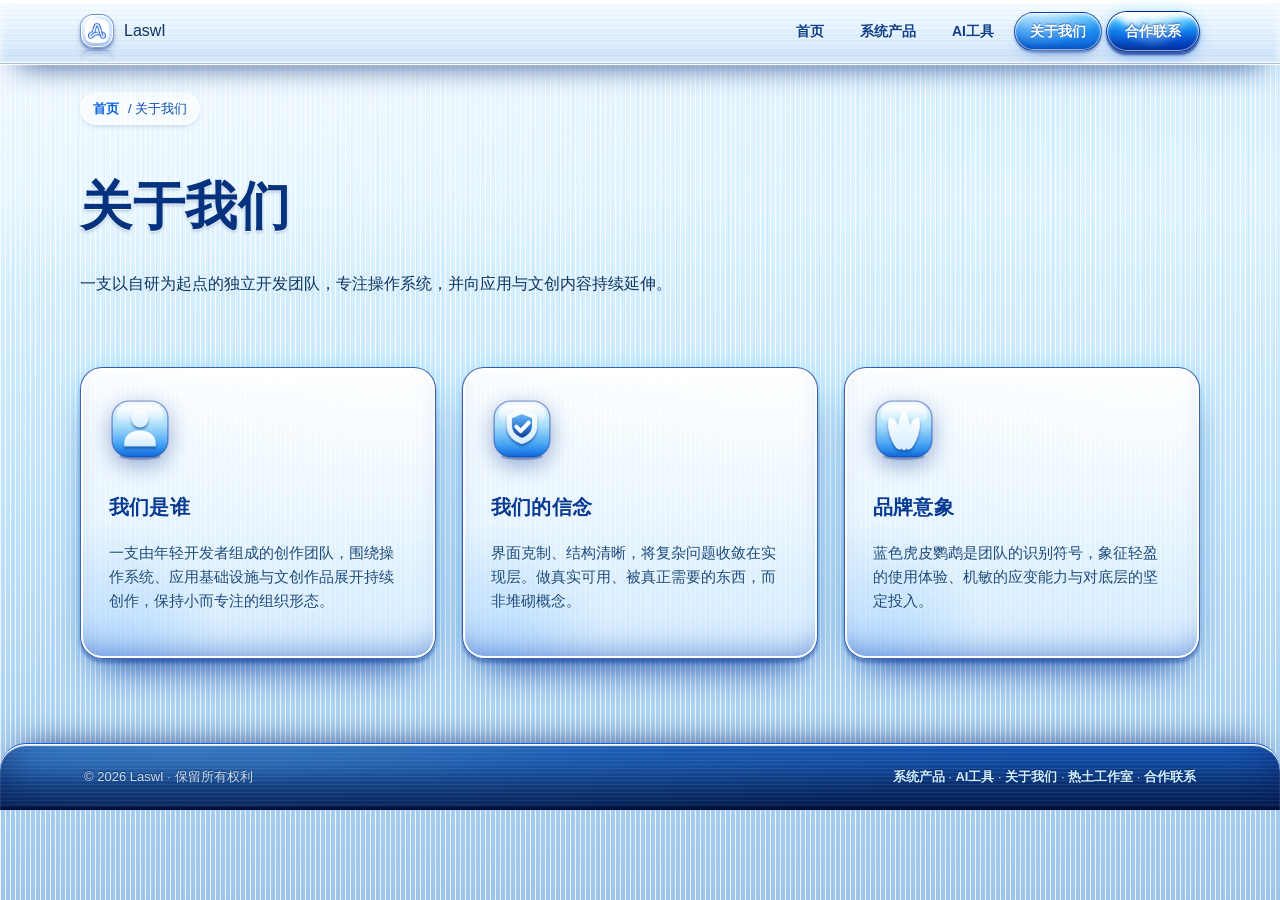
<file: about.html>
<!DOCTYPE html>
<html lang="zh-CN">
<head>
  <meta charset="UTF-8" />
  <meta name="viewport" content="width=device-width, initial-scale=1.0" />
  <meta name="description" content="关于 LaswI：一支以自研为起点的独立开发团队，专注操作系统、应用与文创内容。" />
  <title>关于我们 · LaswI</title>
  <link rel="stylesheet" href="assets/css/style.css" />
</head>
<body>

  <nav class="nav">
    <div class="container nav-inner">
      <a class="brand" href="index.html">
        <img class="brand-logo" src="assets/laswi-studio-logo.png" alt="LaswI 标志" />
        LaswI
      </a>
      <div class="nav-links">
        <a href="index.html">首页</a>
        <a href="os.html">系统产品</a>
        <a href="https://xiaosongai.top" target="_blank" rel="noopener">AI工具</a>
        <a class="active" href="about.html">关于我们</a>
        <a class="nav-cta btn-mail" href="mailto:3199704668@qq.com">合作联系</a>
      </div>
    </div>
  </nav>

  <header class="page-hero">
    <div class="container">
      <div class="crumbs"><a href="index.html">首页</a> / 关于我们</div>
      <h1>关于我们</h1>
      <p>一支以自研为起点的独立开发团队，专注操作系统，并向应用与文创内容持续延伸。</p>
    </div>
  </header>

  <section class="section">
    <div class="container">
      <div class="grid-3">

        <article class="card">
          <span class="card-icon">
            <svg width="30" height="30" viewBox="0 0 48 48" xmlns="http://www.w3.org/2000/svg">
              <defs>
                <linearGradient id="bgabout1" x1="0" y1="0" x2="0" y2="1">
                  <stop offset="0" stop-color="#f4fbff"/>
                  <stop offset="0.45" stop-color="#a6dcfb"/>
                  <stop offset="0.78" stop-color="#45a3f3"/>
                  <stop offset="1" stop-color="#0e68dc"/>
                </linearGradient>
                <linearGradient id="glabout1" x1="0" y1="0" x2="0" y2="1">
                  <stop offset="0" stop-color="#ffffff" stop-opacity="0.95"/>
                  <stop offset="1" stop-color="#ffffff" stop-opacity="0"/>
                </linearGradient>
                <linearGradient id="syabout1" x1="0" y1="0" x2="0" y2="1">
                  <stop offset="0" stop-color="#ffffff"/>
                  <stop offset="1" stop-color="#d3ecff"/>
                </linearGradient>
                <linearGradient id="inabout1" x1="0" y1="0" x2="0" y2="1">
                  <stop offset="0" stop-color="#69bcff"/>
                  <stop offset="1" stop-color="#0a3f9e"/>
                </linearGradient>
                <filter id="shabout1" x="-40%" y="-40%" width="180%" height="180%">
                  <feDropShadow dx="0" dy="1.8" stdDeviation="0.7" flood-color="#04318a" flood-opacity="0.55"/>
                </filter>
                <clipPath id="cwabout1"><rect x="8.6" y="10.6" width="30.8" height="26.8" rx="5"/></clipPath>
              </defs>
              <ellipse cx="24" cy="45.3" rx="16" ry="2.7" fill="rgba(4,40,128,0.30)"/>
              <rect x="2.4" y="2.4" width="43.2" height="43.2" rx="13" fill="url(#bgabout1)" stroke="rgba(9,52,158,0.45)" stroke-width="1.1"/>
              <rect x="5.8" y="5.2" width="36.4" height="15.4" rx="7.7" fill="url(#glabout1)"/>
              <g filter="url(#shabout1)"><circle cx="24" cy="16" r="6.6" fill="url(#syabout1)"/>
      <path d="M24 25.2c-7.2 0-12.2 3.9-12.2 9.8v2.4h24.4v-2.4c0-5.9-5-9.8-12.2-9.8z" fill="url(#syabout1)"/></g>
            </svg>
          </span>
          <h3>我们是谁</h3>
          <p class="desc">一支由年轻开发者组成的创作团队，围绕操作系统、应用基础设施与文创作品展开持续创作，保持小而专注的组织形态。</p>
        </article>

        <article class="card">
          <span class="card-icon">
            <svg width="30" height="30" viewBox="0 0 48 48" xmlns="http://www.w3.org/2000/svg">
              <defs>
                <linearGradient id="bgabout2" x1="0" y1="0" x2="0" y2="1">
                  <stop offset="0" stop-color="#f4fbff"/>
                  <stop offset="0.45" stop-color="#a6dcfb"/>
                  <stop offset="0.78" stop-color="#45a3f3"/>
                  <stop offset="1" stop-color="#0e68dc"/>
                </linearGradient>
                <linearGradient id="glabout2" x1="0" y1="0" x2="0" y2="1">
                  <stop offset="0" stop-color="#ffffff" stop-opacity="0.95"/>
                  <stop offset="1" stop-color="#ffffff" stop-opacity="0"/>
                </linearGradient>
                <linearGradient id="syabout2" x1="0" y1="0" x2="0" y2="1">
                  <stop offset="0" stop-color="#ffffff"/>
                  <stop offset="1" stop-color="#d3ecff"/>
                </linearGradient>
                <linearGradient id="inabout2" x1="0" y1="0" x2="0" y2="1">
                  <stop offset="0" stop-color="#69bcff"/>
                  <stop offset="1" stop-color="#0a3f9e"/>
                </linearGradient>
                <filter id="shabout2" x="-40%" y="-40%" width="180%" height="180%">
                  <feDropShadow dx="0" dy="1.8" stdDeviation="0.7" flood-color="#04318a" flood-opacity="0.55"/>
                </filter>
                <clipPath id="cwabout2"><rect x="8.6" y="10.6" width="30.8" height="26.8" rx="5"/></clipPath>
              </defs>
              <ellipse cx="24" cy="45.3" rx="16" ry="2.7" fill="rgba(4,40,128,0.30)"/>
              <rect x="2.4" y="2.4" width="43.2" height="43.2" rx="13" fill="url(#bgabout2)" stroke="rgba(9,52,158,0.45)" stroke-width="1.1"/>
              <rect x="5.8" y="5.2" width="36.4" height="15.4" rx="7.7" fill="url(#glabout2)"/>
              <g filter="url(#shabout2)"><path d="M24 8.2l11.8 5v7.9c0 7.5-4.9 12.3-11.8 14.6-6.9-2.3-11.8-7.1-11.8-14.6v-7.9z" fill="url(#syabout2)"/>
      <path d="M24 12.4l7.8 3.3v5.2c0 5.1-3.3 8.3-7.8 9.9-4.5-1.6-7.8-4.8-7.8-9.9v-5.2z" fill="url(#inabout2)"/>
      <path d="M19.6 22.2l3.4 3.5 6.2-6.6" stroke="#ffffff" stroke-width="3.1" stroke-linecap="round" stroke-linejoin="round" fill="none"/></g>
            </svg>
          </span>
          <h3>我们的信念</h3>
          <p class="desc">界面克制、结构清晰，将复杂问题收敛在实现层。做真实可用、被真正需要的东西，而非堆砌概念。</p>
        </article>

        <article class="card">
          <span class="card-icon">
            <svg width="30" height="30" viewBox="0 0 48 48" xmlns="http://www.w3.org/2000/svg">
              <defs>
                <linearGradient id="bgabout3" x1="0" y1="0" x2="0" y2="1">
                  <stop offset="0" stop-color="#f4fbff"/>
                  <stop offset="0.45" stop-color="#a6dcfb"/>
                  <stop offset="0.78" stop-color="#45a3f3"/>
                  <stop offset="1" stop-color="#0e68dc"/>
                </linearGradient>
                <linearGradient id="glabout3" x1="0" y1="0" x2="0" y2="1">
                  <stop offset="0" stop-color="#ffffff" stop-opacity="0.95"/>
                  <stop offset="1" stop-color="#ffffff" stop-opacity="0"/>
                </linearGradient>
                <linearGradient id="syabout3" x1="0" y1="0" x2="0" y2="1">
                  <stop offset="0" stop-color="#ffffff"/>
                  <stop offset="1" stop-color="#d3ecff"/>
                </linearGradient>
                <linearGradient id="inabout3" x1="0" y1="0" x2="0" y2="1">
                  <stop offset="0" stop-color="#69bcff"/>
                  <stop offset="1" stop-color="#0a3f9e"/>
                </linearGradient>
                <filter id="shabout3" x="-40%" y="-40%" width="180%" height="180%">
                  <feDropShadow dx="0" dy="1.8" stdDeviation="0.7" flood-color="#04318a" flood-opacity="0.55"/>
                </filter>
                <clipPath id="cwabout3"><rect x="8.6" y="10.6" width="30.8" height="26.8" rx="5"/></clipPath>
              </defs>
              <ellipse cx="24" cy="45.3" rx="16" ry="2.7" fill="rgba(4,40,128,0.30)"/>
              <rect x="2.4" y="2.4" width="43.2" height="43.2" rx="13" fill="url(#bgabout3)" stroke="rgba(9,52,158,0.45)" stroke-width="1.1"/>
              <rect x="5.8" y="5.2" width="36.4" height="15.4" rx="7.7" fill="url(#glabout3)"/>
              <g filter="url(#shabout3)"><ellipse cx="17.3" cy="27.6" rx="4.4" ry="12.8" transform="rotate(-17 17.3 27.6)" fill="url(#syabout3)"/>
      <ellipse cx="30.7" cy="27.6" rx="4.4" ry="12.8" transform="rotate(17 30.7 27.6)" fill="url(#syabout3)"/>
      <ellipse cx="24" cy="25.4" rx="4.7" ry="15" fill="url(#syabout3)"/></g>
            </svg>
          </span>
          <h3>品牌意象</h3>
          <p class="desc">蓝色虎皮鹦鹉是团队的识别符号，象征轻盈的使用体验、机敏的应变能力与对底层的坚定投入。</p>
        </article>

      </div>
    </div>
  </section>

  <footer class="footer">
    <div class="container footer-inner">
      <span>© 2026 LaswI · 保留所有权利</span>
      <span>
        <a href="os.html">系统产品</a> · <a href="https://xiaosongai.top" target="_blank" rel="noopener">AI工具</a> · <a href="about.html">关于我们</a> · <a href="https://rtstu.com" target="_blank" rel="noopener">热土工作室</a> · <a href="mailto:3199704668@qq.com">合作联系</a>
      </span>
    </div>
  </footer>

</body>
</html>
</file>
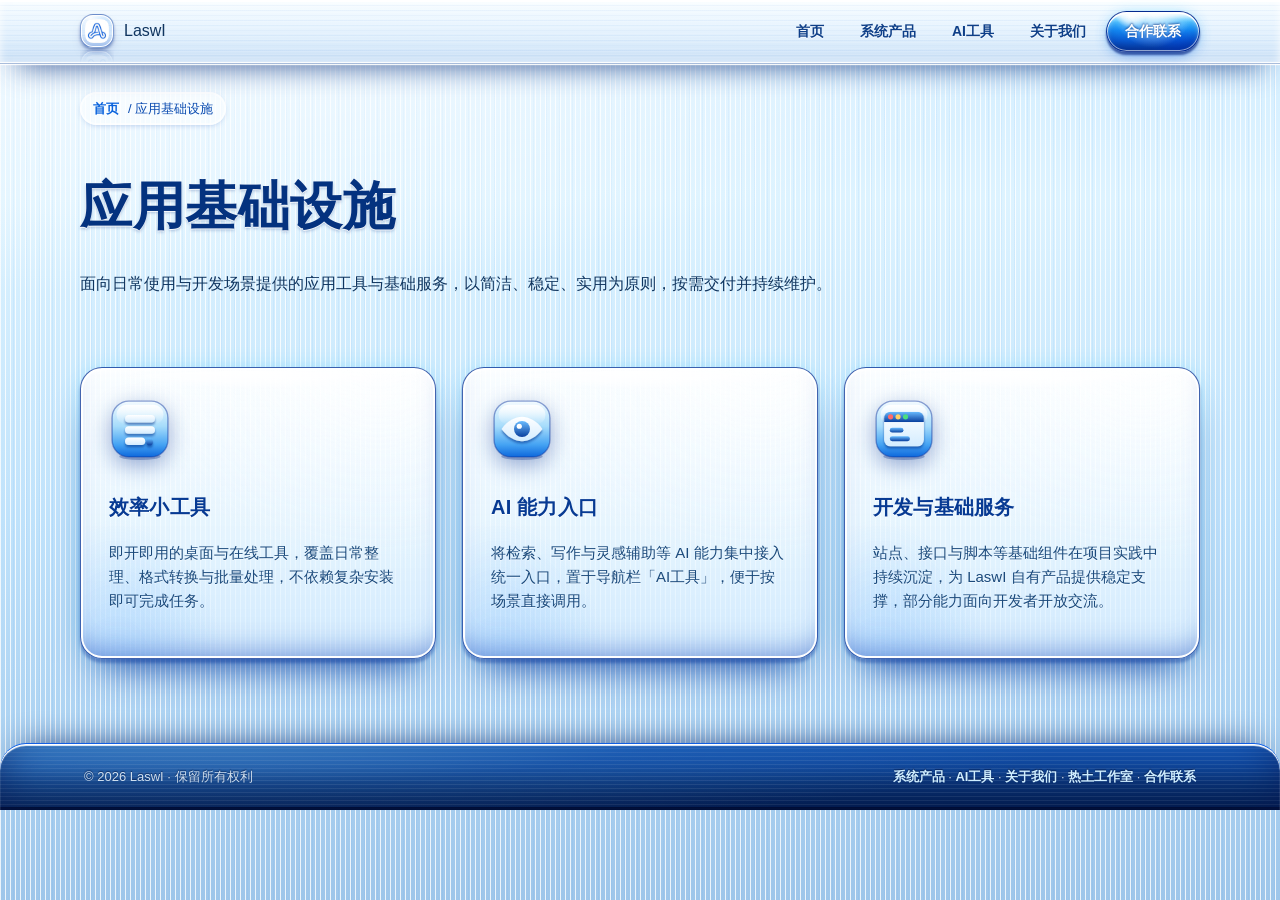
<file: apps.html>
<!DOCTYPE html>
<html lang="zh-CN">
<head>
  <meta charset="UTF-8" />
  <meta name="viewport" content="width=device-width, initial-scale=1.0" />
  <meta name="description" content="LaswI 应用基础设施：轻量工具、AI 能力入口与基础服务集合。" />
  <title>应用基础设施 · LaswI</title>
  <link rel="stylesheet" href="assets/css/style.css" />
</head>
<body>

  <nav class="nav">
    <div class="container nav-inner">
      <a class="brand" href="index.html">
        <img class="brand-logo" src="assets/laswi-studio-logo.png" alt="LaswI 标志" />
        LaswI
      </a>
      <div class="nav-links">
        <a href="index.html">首页</a>
        <a href="os.html">系统产品</a>
        <a href="https://xiaosongai.top" target="_blank" rel="noopener">AI工具</a>
        <a href="about.html">关于我们</a>
        <a class="nav-cta btn-mail" href="mailto:3199704668@qq.com">合作联系</a>
      </div>
    </div>
  </nav>

  <header class="page-hero">
    <div class="container">
      <div class="crumbs"><a href="index.html">首页</a> / 应用基础设施</div>
      <h1>应用基础设施</h1>
      <p>面向日常使用与开发场景提供的应用工具与基础服务，以简洁、稳定、实用为原则，按需交付并持续维护。</p>
    </div>
  </header>

  <section class="section">
    <div class="container">
      <div class="grid-3">

        <article class="card">
          <span class="card-icon">
            <svg width="30" height="30" viewBox="0 0 48 48" xmlns="http://www.w3.org/2000/svg">
              <defs>
                <linearGradient id="bgapps1" x1="0" y1="0" x2="0" y2="1">
                  <stop offset="0" stop-color="#f4fbff"/>
                  <stop offset="0.45" stop-color="#a6dcfb"/>
                  <stop offset="0.78" stop-color="#45a3f3"/>
                  <stop offset="1" stop-color="#0e68dc"/>
                </linearGradient>
                <linearGradient id="glapps1" x1="0" y1="0" x2="0" y2="1">
                  <stop offset="0" stop-color="#ffffff" stop-opacity="0.95"/>
                  <stop offset="1" stop-color="#ffffff" stop-opacity="0"/>
                </linearGradient>
                <linearGradient id="syapps1" x1="0" y1="0" x2="0" y2="1">
                  <stop offset="0" stop-color="#ffffff"/>
                  <stop offset="1" stop-color="#d3ecff"/>
                </linearGradient>
                <linearGradient id="inapps1" x1="0" y1="0" x2="0" y2="1">
                  <stop offset="0" stop-color="#69bcff"/>
                  <stop offset="1" stop-color="#0a3f9e"/>
                </linearGradient>
                <filter id="shapps1" x="-40%" y="-40%" width="180%" height="180%">
                  <feDropShadow dx="0" dy="1.8" stdDeviation="0.7" flood-color="#04318a" flood-opacity="0.55"/>
                </filter>
                <clipPath id="cwapps1"><rect x="8.6" y="10.6" width="30.8" height="26.8" rx="5"/></clipPath>
              </defs>
              <ellipse cx="24" cy="45.3" rx="16" ry="2.7" fill="rgba(4,40,128,0.30)"/>
              <rect x="2.4" y="2.4" width="43.2" height="43.2" rx="13" fill="url(#bgapps1)" stroke="rgba(9,52,158,0.45)" stroke-width="1.1"/>
              <rect x="5.8" y="5.2" width="36.4" height="15.4" rx="7.7" fill="url(#glapps1)"/>
              <g filter="url(#shapps1)"><rect x="12.4" y="13.2" width="23.2" height="5.8" rx="2.9" fill="url(#syapps1)"/>
      <rect x="12.4" y="21.9" width="23.2" height="5.8" rx="2.9" fill="url(#syapps1)"/>
      <rect x="12.4" y="30.6" width="15.6" height="5.8" rx="2.9" fill="url(#syapps1)"/>
      <circle cx="31.4" cy="34" r="2.6" fill="url(#inapps1)"/></g>
            </svg>
          </span>
          <h3>效率小工具</h3>
          <p class="desc">即开即用的桌面与在线工具，覆盖日常整理、格式转换与批量处理，不依赖复杂安装即可完成任务。</p>
        </article>

        <article class="card">
          <span class="card-icon">
            <svg width="30" height="30" viewBox="0 0 48 48" xmlns="http://www.w3.org/2000/svg">
              <defs>
                <linearGradient id="bgapps2" x1="0" y1="0" x2="0" y2="1">
                  <stop offset="0" stop-color="#f4fbff"/>
                  <stop offset="0.45" stop-color="#a6dcfb"/>
                  <stop offset="0.78" stop-color="#45a3f3"/>
                  <stop offset="1" stop-color="#0e68dc"/>
                </linearGradient>
                <linearGradient id="glapps2" x1="0" y1="0" x2="0" y2="1">
                  <stop offset="0" stop-color="#ffffff" stop-opacity="0.95"/>
                  <stop offset="1" stop-color="#ffffff" stop-opacity="0"/>
                </linearGradient>
                <linearGradient id="syapps2" x1="0" y1="0" x2="0" y2="1">
                  <stop offset="0" stop-color="#ffffff"/>
                  <stop offset="1" stop-color="#d3ecff"/>
                </linearGradient>
                <linearGradient id="inapps2" x1="0" y1="0" x2="0" y2="1">
                  <stop offset="0" stop-color="#69bcff"/>
                  <stop offset="1" stop-color="#0a3f9e"/>
                </linearGradient>
                <filter id="shapps2" x="-40%" y="-40%" width="180%" height="180%">
                  <feDropShadow dx="0" dy="1.8" stdDeviation="0.7" flood-color="#04318a" flood-opacity="0.55"/>
                </filter>
                <clipPath id="cwapps2"><rect x="8.6" y="10.6" width="30.8" height="26.8" rx="5"/></clipPath>
              </defs>
              <ellipse cx="24" cy="45.3" rx="16" ry="2.7" fill="rgba(4,40,128,0.30)"/>
              <rect x="2.4" y="2.4" width="43.2" height="43.2" rx="13" fill="url(#bgapps2)" stroke="rgba(9,52,158,0.45)" stroke-width="1.1"/>
              <rect x="5.8" y="5.2" width="36.4" height="15.4" rx="7.7" fill="url(#glapps2)"/>
              <g filter="url(#shapps2)"><path d="M8.2 24c4.3-6.3 10.8-9.4 15.8-9.4S35.6 17.7 39.8 24c-4.3 6.3-10.8 9.4-15.8 9.4S12.4 30.3 8.2 24z" fill="url(#syapps2)"/>
      <circle cx="24" cy="24" r="6.2" fill="url(#inapps2)"/>
      <circle cx="21.9" cy="21.9" r="2" fill="#ffffff"/></g>
            </svg>
          </span>
          <h3>AI 能力入口</h3>
          <p class="desc">将检索、写作与灵感辅助等 AI 能力集中接入统一入口，置于导航栏「AI工具」，便于按场景直接调用。</p>
        </article>

        <article class="card">
          <span class="card-icon">
            <svg width="30" height="30" viewBox="0 0 48 48" xmlns="http://www.w3.org/2000/svg">
              <defs>
                <linearGradient id="bgapps3" x1="0" y1="0" x2="0" y2="1">
                  <stop offset="0" stop-color="#f4fbff"/>
                  <stop offset="0.45" stop-color="#a6dcfb"/>
                  <stop offset="0.78" stop-color="#45a3f3"/>
                  <stop offset="1" stop-color="#0e68dc"/>
                </linearGradient>
                <linearGradient id="glapps3" x1="0" y1="0" x2="0" y2="1">
                  <stop offset="0" stop-color="#ffffff" stop-opacity="0.95"/>
                  <stop offset="1" stop-color="#ffffff" stop-opacity="0"/>
                </linearGradient>
                <linearGradient id="syapps3" x1="0" y1="0" x2="0" y2="1">
                  <stop offset="0" stop-color="#ffffff"/>
                  <stop offset="1" stop-color="#d3ecff"/>
                </linearGradient>
                <linearGradient id="inapps3" x1="0" y1="0" x2="0" y2="1">
                  <stop offset="0" stop-color="#69bcff"/>
                  <stop offset="1" stop-color="#0a3f9e"/>
                </linearGradient>
                <filter id="shapps3" x="-40%" y="-40%" width="180%" height="180%">
                  <feDropShadow dx="0" dy="1.8" stdDeviation="0.7" flood-color="#04318a" flood-opacity="0.55"/>
                </filter>
                <clipPath id="cwapps3"><rect x="8.6" y="10.6" width="30.8" height="26.8" rx="5"/></clipPath>
              </defs>
              <ellipse cx="24" cy="45.3" rx="16" ry="2.7" fill="rgba(4,40,128,0.30)"/>
              <rect x="2.4" y="2.4" width="43.2" height="43.2" rx="13" fill="url(#bgapps3)" stroke="rgba(9,52,158,0.45)" stroke-width="1.1"/>
              <rect x="5.8" y="5.2" width="36.4" height="15.4" rx="7.7" fill="url(#glapps3)"/>
              <g filter="url(#shapps3)"><rect x="8.6" y="10.6" width="30.8" height="26.8" rx="5" fill="url(#syapps3)"/>
      <rect x="8.6" y="10.6" width="30.8" height="8" fill="url(#inapps3)" clip-path="url(#cwapps3)"/>
      <circle cx="13.6" cy="14.6" r="2" fill="#ff6b6b"/><circle cx="19.4" cy="14.6" r="2" fill="#ffd166"/><circle cx="25.2" cy="14.6" r="2" fill="#4ade80"/>
      <rect x="13" y="23" width="10.6" height="3.8" rx="1.9" fill="url(#inapps3)"/>
      <rect x="13" y="29.6" width="15.6" height="3.8" rx="1.9" fill="url(#inapps3)"/></g>
            </svg>
          </span>
          <h3>开发与基础服务</h3>
          <p class="desc">站点、接口与脚本等基础组件在项目实践中持续沉淀，为 LaswI 自有产品提供稳定支撑，部分能力面向开发者开放交流。</p>
        </article>

      </div>
    </div>
  </section>

  <footer class="footer">
    <div class="container footer-inner">
      <span>© 2026 LaswI · 保留所有权利</span>
      <span>
        <a href="os.html">系统产品</a> · <a href="https://xiaosongai.top" target="_blank" rel="noopener">AI工具</a> · <a href="about.html">关于我们</a> · <a href="https://rtstu.com" target="_blank" rel="noopener">热土工作室</a> · <a href="mailto:3199704668@qq.com">合作联系</a>
      </span>
    </div>
  </footer>

</body>
</html>
</file>
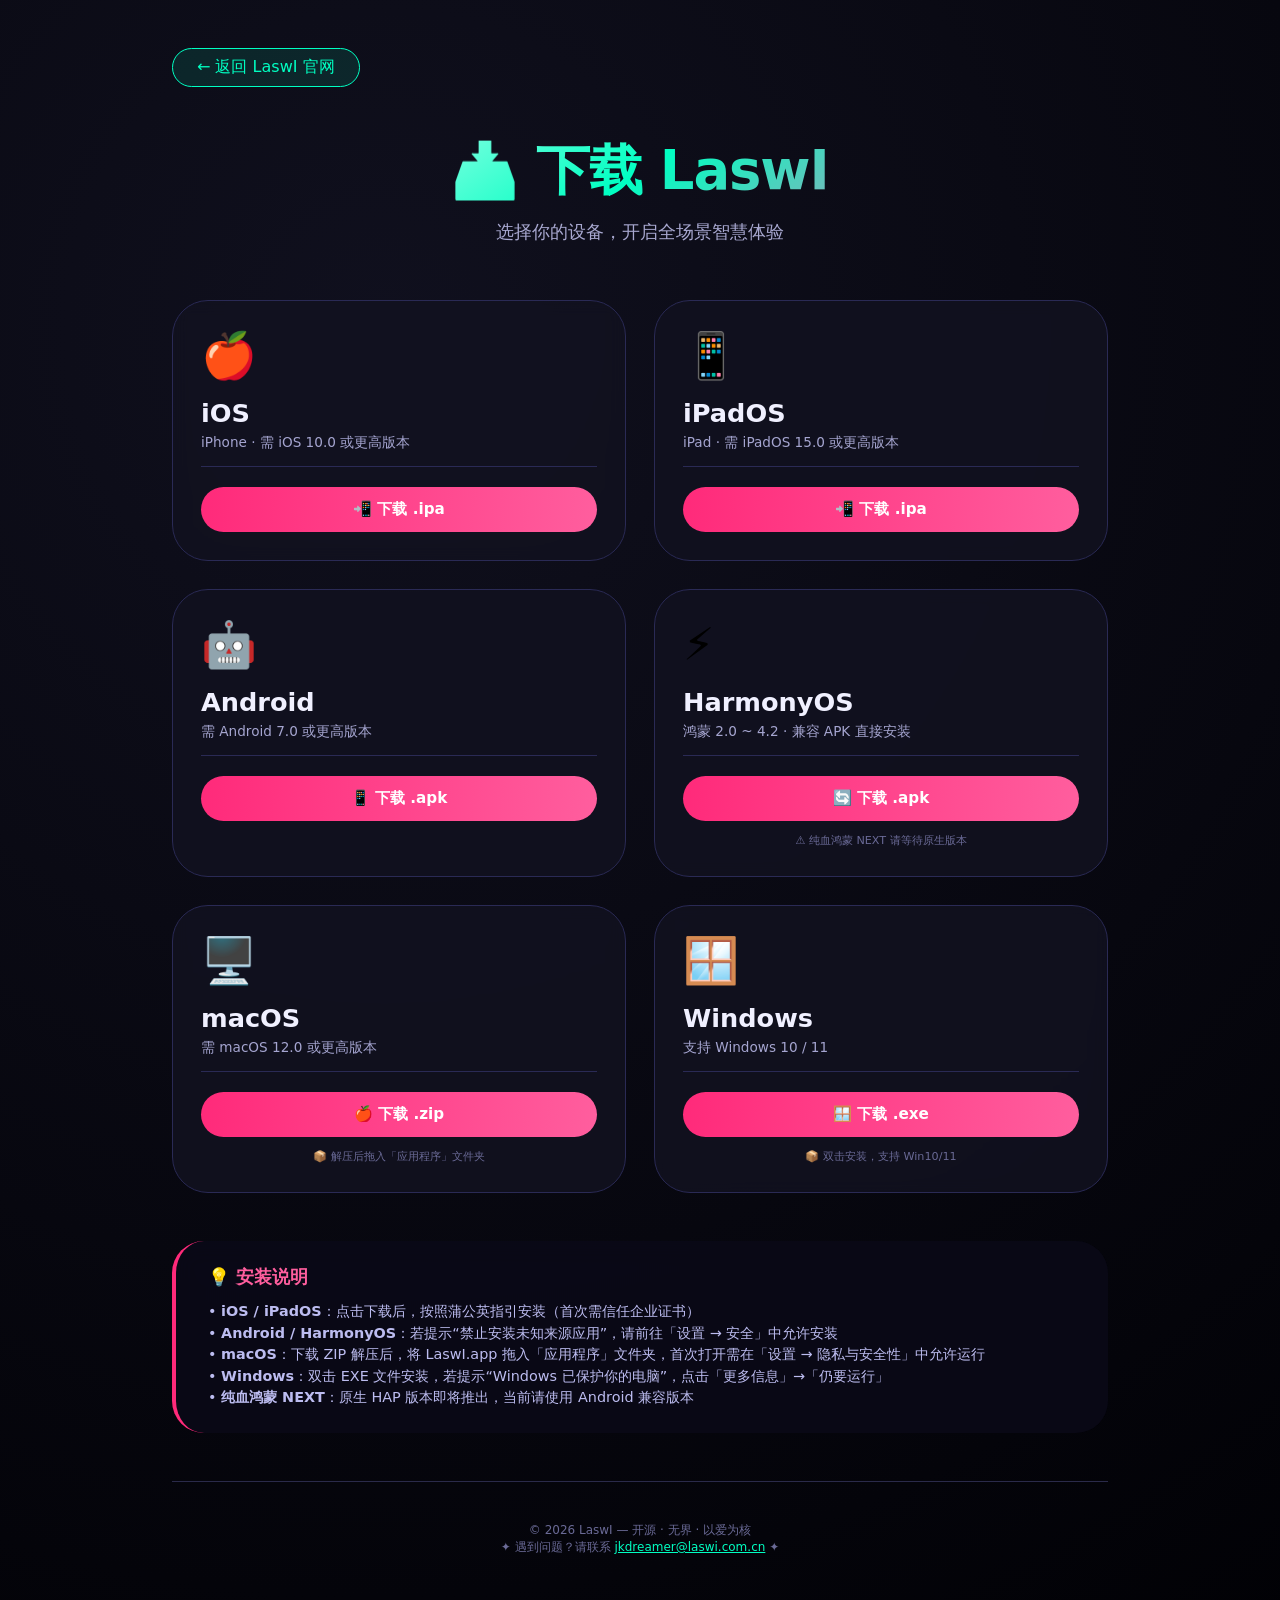
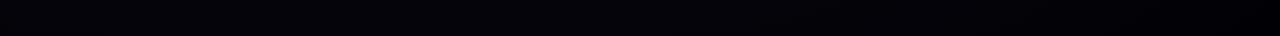
<file: download.html>
<!DOCTYPE html>
<html lang="zh-CN">
<head>
    <meta charset="UTF-8">
    <meta name="viewport" content="width=device-width, initial-scale=1.0, viewport-fit=cover, user-scalable=no">
    <title>下载中心 · LaswI 双生纪元</title>
    <style>
        /* ---------- 全局重置 + 平滑行为 ---------- */
        * {
            margin: 0;
            padding: 0;
            box-sizing: border-box;
        }

        body {
            font-family: system-ui, -apple-system, 'Inter', 'SF Pro Text', 'Segoe UI', sans-serif;
            overflow-x: hidden;
        }

        .scroll-progress {
            position: fixed;
            top: 0;
            left: 0;
            width: 0%;
            height: 3px;
            z-index: 2000;
            transition: width 0.1s linear;
        }

        /* 共用容器 */
        .container {
            max-width: 1000px;
            margin: 0 auto;
            padding: 0 24px;
        }

        /* Reveal 动画 */
        .reveal {
            opacity: 0;
            transform: translateY(24px);
            transition: opacity 0.65s cubic-bezier(0.2, 0.9, 0.4, 1.1), transform 0.65s cubic-bezier(0.2, 0.9, 0.4, 1.1);
        }
        .reveal.visible {
            opacity: 1;
            transform: translateY(0);
        }

        /* 隐藏两端内容 */
        .desktop-only {
            display: none;
        }
        .mobile-only {
            display: block;
        }

        /* ========= 移动端：粉彩杂志 (清爽柔和) ========= */
        @media (max-width: 1023px) {
            .desktop-only { display: none; }
            .mobile-only { display: block; }

            body {
                background: #FDF8F2;
            }

            .scroll-progress {
                background: linear-gradient(90deg, #FF9F6E, #FF6B8B);
            }

            .back-link-mobile {
                display: inline-flex;
                align-items: center;
                gap: 6px;
                color: #C2571A;
                text-decoration: none;
                margin-bottom: 24px;
                font-weight: 500;
                font-size: 0.9rem;
                background: #FFF0E6;
                padding: 8px 18px;
                border-radius: 40px;
                transition: 0.2s;
            }
            .back-link-mobile:hover {
                background: #FFE4D6;
            }

            .header-mobile {
                text-align: center;
                margin-bottom: 40px;
            }
            .header-mobile h1 {
                font-size: 2.4rem;
                background: linear-gradient(120deg, #F38C5E, #E85D7C);
                -webkit-background-clip: text;
                background-clip: text;
                color: transparent;
                margin-bottom: 8px;
            }
            .header-mobile p {
                color: #6E5E4F;
                font-size: 1rem;
            }

            .platform-grid-mobile {
                display: flex;
                flex-direction: column;
                gap: 20px;
                margin: 32px 0;
            }
            .card-mobile {
                background: rgba(255, 255, 245, 0.95);
                backdrop-filter: blur(4px);
                border-radius: 48px;
                padding: 24px 22px;
                border: 1px solid #FFE2CF;
                box-shadow: 0 12px 24px -12px rgba(0,0,0,0.05);
                transition: 0.2s;
            }
            .platform-icon-mob {
                font-size: 2.4rem;
                margin-bottom: 12px;
            }
            .platform-name-mob {
                font-size: 1.5rem;
                font-weight: 700;
                color: #3D3328;
                margin-bottom: 4px;
            }
            .platform-desc-mob {
                font-size: 0.8rem;
                color: #8B7764;
                margin-bottom: 16px;
                padding-bottom: 12px;
                border-bottom: 1px solid #FFE6D8;
            }
            .btn-download-mob {
                display: flex;
                align-items: center;
                justify-content: center;
                gap: 8px;
                width: 100%;
                padding: 12px 20px;
                background: linear-gradient(95deg, #F38C5E, #E85D7C);
                border: none;
                border-radius: 60px;
                color: white;
                font-weight: 600;
                text-decoration: none;
                font-size: 0.95rem;
                transition: 0.2s;
            }
            .btn-download-mob:active {
                transform: scale(0.97);
            }
            .small-note-mob {
                font-size: 0.65rem;
                text-align: center;
                margin-top: 10px;
                color: #A8876C;
            }

            .notice-mobile {
                background: #FFF3EA;
                border-left: 4px solid #F38C5E;
                border-radius: 32px;
                padding: 20px 24px;
                margin: 32px 0;
            }
            .notice-mobile h4 {
                color: #C2571A;
                margin-bottom: 10px;
            }
            .notice-mobile p {
                font-size: 0.85rem;
                color: #7A6248;
                line-height: 1.5;
            }
            .notice-mobile a {
                color: #E5724A;
                text-decoration: none;
            }

            footer {
                text-align: center;
                padding: 30px 20px 50px;
                color: #B7A187;
                font-size: 0.7rem;
                border-top: 0.5px solid #FFE0CF;
                margin-top: 20px;
            }
        }

        /* ========= 桌面端：赛博朋克 (深色锐利) ========= */
        @media (min-width: 1024px) {
            .desktop-only {
                display: block;
            }
            .mobile-only {
                display: none;
            }

            body {
                background: #02020A;
                background-image: radial-gradient(circle at 30% 20%, #10101E 0%, #010105 100%);
            }

            .scroll-progress {
                background: linear-gradient(90deg, #00FFC2, #FF2A7A);
            }

            .container {
                padding: 48px 32px 80px;
            }

            .back-link-cyber {
                display: inline-flex;
                align-items: center;
                gap: 8px;
                color: #00FFC2;
                text-decoration: none;
                margin-bottom: 48px;
                font-weight: 500;
                transition: 0.2s;
                background: rgba(0, 255, 194, 0.1);
                padding: 8px 24px;
                border-radius: 60px;
                border: 0.5px solid #00FFC2;
            }
            .back-link-cyber:hover {
                background: #00FFC220;
                transform: translateX(-4px);
            }

            .header-cyber {
                text-align: center;
                margin-bottom: 56px;
            }
            .header-cyber h1 {
                font-size: 3.4rem;
                background: linear-gradient(145deg, #FFFFFF, #00FFC2, #FF66B2);
                -webkit-background-clip: text;
                background-clip: text;
                color: transparent;
                letter-spacing: -0.02em;
                margin-bottom: 12px;
            }
            .header-cyber p {
                color: #A8A8D0;
                font-size: 1.1rem;
            }

            .platform-grid-cyber {
                display: grid;
                grid-template-columns: repeat(auto-fit, minmax(300px, 1fr));
                gap: 28px;
                margin: 48px 0;
            }
            .card-cyber {
                background: rgba(18, 18, 32, 0.85);
                backdrop-filter: blur(8px);
                border: 1px solid #2A2A55;
                border-radius: 36px;
                padding: 28px 28px;
                transition: all 0.25s;
            }
            .card-cyber:hover {
                border-color: #00FFC2;
                transform: translateY(-6px);
                box-shadow: 0 20px 30px -12px #00FFC230;
            }
            .platform-icon-cyber {
                font-size: 2.8rem;
                margin-bottom: 16px;
            }
            .platform-name-cyber {
                font-size: 1.6rem;
                font-weight: 700;
                color: #F0F0FF;
                margin-bottom: 6px;
            }
            .platform-desc-cyber {
                font-size: 0.85rem;
                color: #A5A5D0;
                margin-bottom: 20px;
                padding-bottom: 14px;
                border-bottom: 1px solid #2A2A55;
            }
            .btn-download-cyber {
                display: flex;
                align-items: center;
                justify-content: center;
                gap: 8px;
                width: 100%;
                padding: 12px 20px;
                background: linear-gradient(95deg, #FF2A7A, #FF5E9E);
                border: none;
                border-radius: 60px;
                color: white;
                font-weight: 600;
                text-decoration: none;
                font-size: 0.95rem;
                transition: 0.2s;
            }
            .btn-download-cyber:hover {
                transform: scale(1.02);
                box-shadow: 0 0 14px #FF2A7A;
            }
            .small-note-cyber {
                font-size: 0.7rem;
                text-align: center;
                margin-top: 12px;
                color: #6A6A96;
            }

            .notice-cyber {
                background: #0B0A18DD;
                backdrop-filter: blur(12px);
                border-left: 4px solid #FF2A7A;
                border-radius: 32px;
                padding: 24px 32px;
                margin: 48px 0;
            }
            .notice-cyber h4 {
                color: #FF5E9E;
                margin-bottom: 12px;
                font-size: 1.1rem;
            }
            .notice-cyber p {
                color: #BCBCF0;
                font-size: 0.9rem;
                line-height: 1.5;
            }
            .notice-cyber a {
                color: #00FFC2;
                text-decoration: none;
            }
            .notice-cyber a:hover {
                text-decoration: underline;
            }

            footer {
                text-align: center;
                padding-top: 40px;
                margin-top: 40px;
                border-top: 0.5px solid #2A2A4A;
                color: #6A6A96;
                font-size: 0.75rem;
            }
        }
    </style>
</head>
<body>
<div class="scroll-progress" id="scrollProgress"></div>

<!-- ********** 移动端：粉彩杂志下载页 ********** -->
<div class="mobile-only">
    <div class="container">
        <a href="index.html" class="back-link-mobile">← 返回 LaswI 官网</a>

        <div class="header-mobile reveal">
            <h1>📥 下载 LaswI</h1>
            <p>选择你的设备，开启全场景智慧体验</p>
        </div>

        <div class="platform-grid-mobile">
            <!-- iOS -->
            <div class="card-mobile reveal">
                <div class="platform-icon-mob">🍎</div>
                <div class="platform-name-mob">iOS</div>
                <div class="platform-desc-mob">iPhone · 需 iOS 10.0 或更高版本</div>
                <a href="https://www.pgyer.com/laswiai-ios" target="_blank" class="btn-download-mob">📲 下载 .ipa</a>
            </div>

            <!-- iPadOS -->
            <div class="card-mobile reveal">
                <div class="platform-icon-mob">📱</div>
                <div class="platform-name-mob">iPadOS</div>
                <div class="platform-desc-mob">iPad · 需 iPadOS 15.0 或更高版本</div>
                <a href="https://www.pgyer.com/laswiai-ios" target="_blank" class="btn-download-mob">📲 下载 .ipa</a>
            </div>

            <!-- Android -->
            <div class="card-mobile reveal">
                <div class="platform-icon-mob">🤖</div>
                <div class="platform-name-mob">Android</div>
                <div class="platform-desc-mob">需 Android 7.0 或更高版本</div>
                <a href="https://www.pgyer.com/laswiai-android" target="_blank" class="btn-download-mob">📱 下载 .apk</a>
            </div>

            <!-- HarmonyOS -->
            <div class="card-mobile reveal">
                <div class="platform-icon-mob">⚡</div>
                <div class="platform-name-mob">HarmonyOS</div>
                <div class="platform-desc-mob">鸿蒙 2.0 ~ 4.2 · 兼容 APK 直接安装</div>
                <a href="https://www.pgyer.com/laswiai-android" target="_blank" class="btn-download-mob">🔄 下载 .apk</a>
                <div class="small-note-mob">⚠️ 纯血鸿蒙 NEXT 请等待原生版本</div>
            </div>

            <!-- macOS -->
            <div class="card-mobile reveal">
                <div class="platform-icon-mob">🖥️</div>
                <div class="platform-name-mob">macOS</div>
                <div class="platform-desc-mob">需 macOS 12.0 或更高版本</div>
                <a href="https://laswi.com.cn/LaswI.zip" class="btn-download-mob">🍎 下载 .zip</a>
                <div class="small-note-mob">📦 解压后拖入「应用程序」文件夹</div>
            </div>

            <!-- Windows -->
            <div class="card-mobile reveal">
                <div class="platform-icon-mob">🪟</div>
                <div class="platform-name-mob">Windows</div>
                <div class="platform-desc-mob">支持 Windows 10 / 11</div>
                <a href="https://laswi.com.cn/LaswI.exe" class="btn-download-mob">🪟 下载 .exe</a>
                <div class="small-note-mob">📦 双击安装，支持 Win10/11</div>
            </div>
        </div>

        <div class="notice-mobile reveal">
            <h4>💡 安装说明</h4>
            <p>• <strong>iOS / iPadOS</strong>：点击下载后，按照蒲公英指引安装（首次需信任企业证书）<br>
               • <strong>Android / HarmonyOS</strong>：若提示“禁止安装未知来源应用”，请前往「设置 → 安全」中允许安装<br>
               • <strong>macOS</strong>：下载 ZIP 解压后，将 LaswI.app 拖入「应用程序」文件夹，首次打开需在「设置 → 隐私与安全性」中允许运行<br>
               • <strong>Windows</strong>：双击 EXE 文件安装，若提示“Windows 已保护你的电脑”，点击「更多信息」→「仍要运行」<br>
               • <strong>纯血鸿蒙 NEXT</strong>：原生 HAP 版本即将推出，当前请使用 Android 兼容版本
            </p>
        </div>

        <footer>© 2026 LaswI — 开源 · 无界 · 以爱为核<br>✦ 遇到问题？请联系 <a href="mailto:support@laswi.com" style="color:#E5724A;">support@laswi.com</a> ✦</footer>
    </div>
</div>

<!-- ********** 桌面端：赛博朋克下载页 ********** -->
<div class="desktop-only">
    <div class="container">
        <a href="index.html" class="back-link-cyber">← 返回 LaswI 官网</a>

        <div class="header-cyber reveal">
            <h1>📥 下载 LaswI</h1>
            <p>选择你的设备，开启全场景智慧体验</p>
        </div>

        <div class="platform-grid-cyber">
            <!-- iOS -->
            <div class="card-cyber reveal">
                <div class="platform-icon-cyber">🍎</div>
                <div class="platform-name-cyber">iOS</div>
                <div class="platform-desc-cyber">iPhone · 需 iOS 10.0 或更高版本</div>
                <a href="https://www.pgyer.com/laswiai-ios" target="_blank" class="btn-download-cyber">📲 下载 .ipa</a>
            </div>

            <!-- iPadOS -->
            <div class="card-cyber reveal">
                <div class="platform-icon-cyber">📱</div>
                <div class="platform-name-cyber">iPadOS</div>
                <div class="platform-desc-cyber">iPad · 需 iPadOS 15.0 或更高版本</div>
                <a href="https://www.pgyer.com/laswiai-ios" target="_blank" class="btn-download-cyber">📲 下载 .ipa</a>
            </div>

            <!-- Android -->
            <div class="card-cyber reveal">
                <div class="platform-icon-cyber">🤖</div>
                <div class="platform-name-cyber">Android</div>
                <div class="platform-desc-cyber">需 Android 7.0 或更高版本</div>
                <a href="https://www.pgyer.com/laswiai-android" target="_blank" class="btn-download-cyber">📱 下载 .apk</a>
            </div>

            <!-- HarmonyOS -->
            <div class="card-cyber reveal">
                <div class="platform-icon-cyber">⚡</div>
                <div class="platform-name-cyber">HarmonyOS</div>
                <div class="platform-desc-cyber">鸿蒙 2.0 ~ 4.2 · 兼容 APK 直接安装</div>
                <a href="https://www.pgyer.com/laswiai-android" target="_blank" class="btn-download-cyber">🔄 下载 .apk</a>
                <div class="small-note-cyber">⚠️ 纯血鸿蒙 NEXT 请等待原生版本</div>
            </div>

            <!-- macOS -->
            <div class="card-cyber reveal">
                <div class="platform-icon-cyber">🖥️</div>
                <div class="platform-name-cyber">macOS</div>
                <div class="platform-desc-cyber">需 macOS 12.0 或更高版本</div>
                <a href="https://laswi.com.cn/LaswI.zip" class="btn-download-cyber">🍎 下载 .zip</a>
                <div class="small-note-cyber">📦 解压后拖入「应用程序」文件夹</div>
            </div>

            <!-- Windows -->
            <div class="card-cyber reveal">
                <div class="platform-icon-cyber">🪟</div>
                <div class="platform-name-cyber">Windows</div>
                <div class="platform-desc-cyber">支持 Windows 10 / 11</div>
                <a href="https://laswi.com.cn/LaswI.exe" class="btn-download-cyber">🪟 下载 .exe</a>
                <div class="small-note-cyber">📦 双击安装，支持 Win10/11</div>
            </div>
        </div>

        <div class="notice-cyber reveal">
            <h4>💡 安装说明</h4>
            <p>• <strong>iOS / iPadOS</strong>：点击下载后，按照蒲公英指引安装（首次需信任企业证书）<br>
               • <strong>Android / HarmonyOS</strong>：若提示“禁止安装未知来源应用”，请前往「设置 → 安全」中允许安装<br>
               • <strong>macOS</strong>：下载 ZIP 解压后，将 LaswI.app 拖入「应用程序」文件夹，首次打开需在「设置 → 隐私与安全性」中允许运行<br>
               • <strong>Windows</strong>：双击 EXE 文件安装，若提示“Windows 已保护你的电脑”，点击「更多信息」→「仍要运行」<br>
               • <strong>纯血鸿蒙 NEXT</strong>：原生 HAP 版本即将推出，当前请使用 Android 兼容版本
            </p>
        </div>

        <footer>© 2026 LaswI — 开源 · 无界 · 以爱为核<br>✦ 遇到问题？请联系 <a href="mailto:jkdreamer@laswi.com.cn" style="color:#00FFC2;">jkdreamer@laswi.com.cn</a> ✦</footer>
    </div>
</div>

<script>
    (function() {
        // 滚动进度条
        const progress = document.getElementById('scrollProgress');
        window.addEventListener('scroll', () => {
            const win = document.documentElement.scrollTop;
            const h = document.documentElement.scrollHeight - window.innerHeight;
            progress.style.width = (win / h) * 100 + '%';
        });

        // Reveal 动画
        const reveals = document.querySelectorAll('.reveal');
        const observer = new IntersectionObserver((entries) => {
            entries.forEach(entry => {
                if (entry.isIntersecting) {
                    entry.target.classList.add('visible');
                    observer.unobserve(entry.target);
                }
            });
        }, { threshold: 0.15 });
        reveals.forEach(el => observer.observe(el));

        // 桌面端鼠标跟随光晕（增强沉浸感）
        const isDesktop = window.innerWidth >= 1024;
        if (isDesktop) {
            const glow = document.createElement('div');
            glow.style.position = 'fixed';
            glow.style.width = '500px';
            glow.style.height = '500px';
            glow.style.background = 'radial-gradient(circle, rgba(0, 255, 194, 0.06), transparent 70%)';
            glow.style.borderRadius = '50%';
            glow.style.pointerEvents = 'none';
            glow.style.zIndex = '9999';
            glow.style.transition = 'transform 0.05s linear';
            document.body.appendChild(glow);
            document.addEventListener('mousemove', (e) => {
                glow.style.transform = `translate(${e.clientX - 250}px, ${e.clientY - 250}px)`;
            });
        }
    })();
</script>
</body>
</html>
</file>
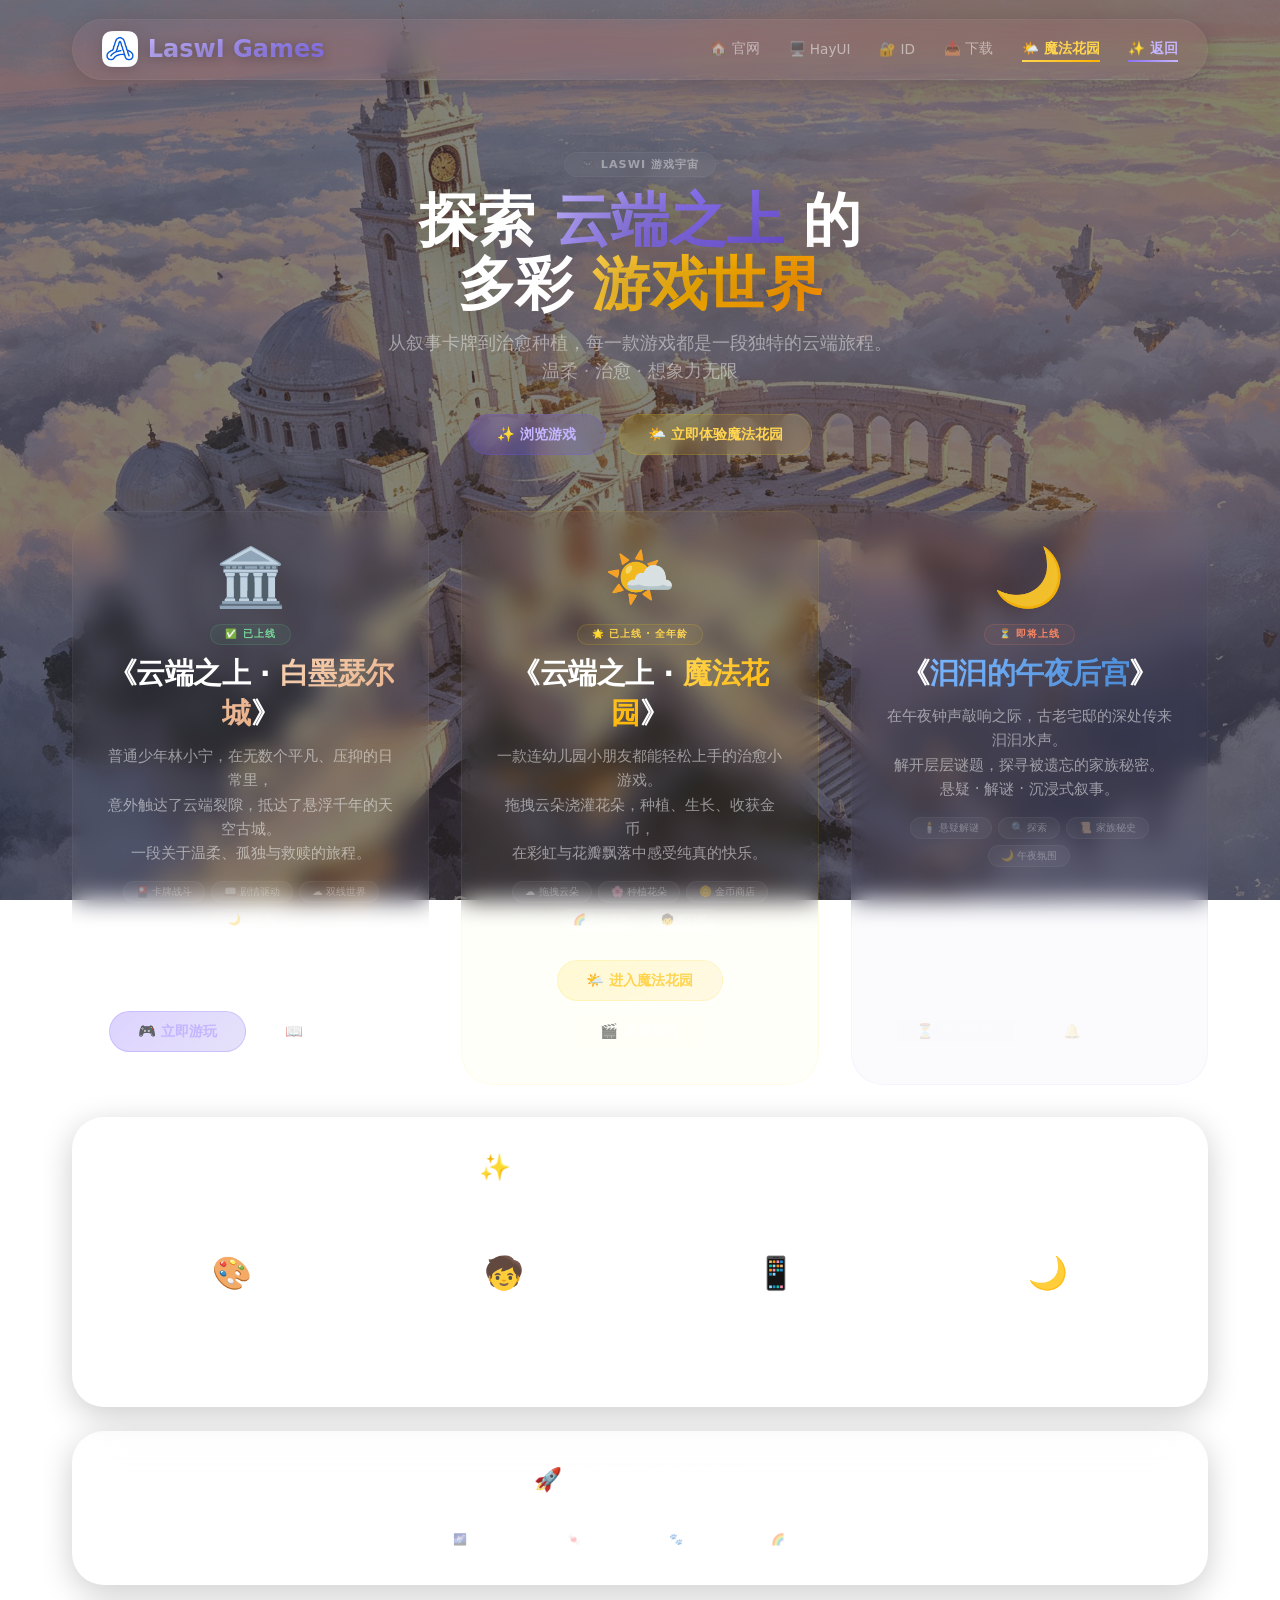
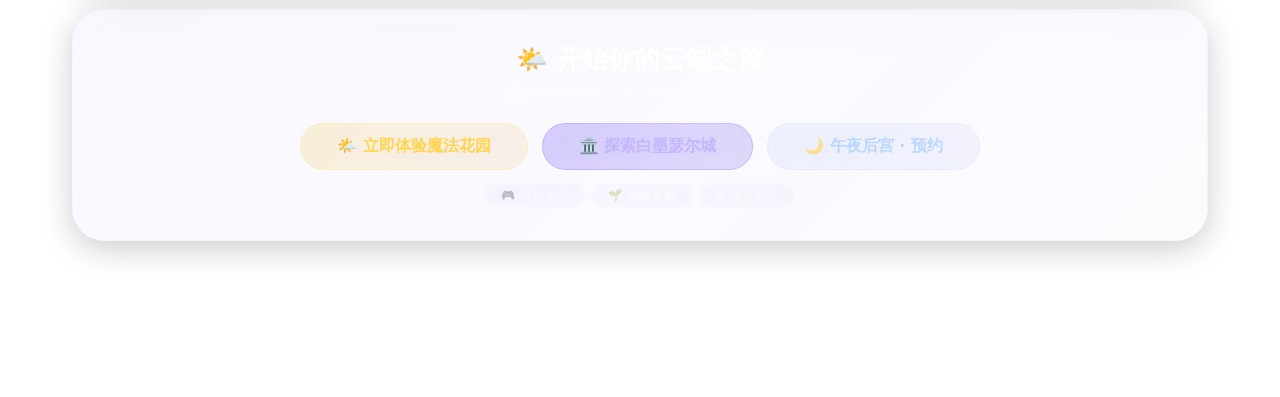
<file: game.html>
<!DOCTYPE html>
<html lang="zh-CN">
<head>
    <meta charset="UTF-8" />
    <meta name="viewport" content="width=device-width, initial-scale=1.0, viewport-fit=cover, user-scalable=no" />
    <title>LaswI · 游戏中心</title>
    <style>
        /* ============================================================
                   全局重置 & 毛玻璃基础
                   ============================================================ */
        * {
            margin: 0;
            padding: 0;
            box-sizing: border-box;
        }

        body {
            font-family: 'Inter', system-ui, -apple-system, 'Segoe UI', 'SF Pro Text', 'PingFang SC', 'Roboto', sans-serif;
            min-height: 100vh;
            background: url('./bei.png') center center / cover no-repeat fixed;
            color: rgba(255, 255, 255, 0.92);
            overflow-x: hidden;
            position: relative;
        }
        /* 暗色叠加层（让文字更清晰） */
        body::before {
            content: '';
            position: fixed;
            top: 0;
            left: 0;
            width: 100%;
            height: 100%;
            background: rgba(8, 10, 16, 0.50);
            z-index: 0;
            pointer-events: none;
        }

        html {
            scroll-behavior: smooth;
        }

        ::-webkit-scrollbar {
            width: 6px;
        }
        ::-webkit-scrollbar-track {
            background: rgba(255, 255, 255, 0.02);
            border-radius: 10px;
        }
        ::-webkit-scrollbar-thumb {
            background: rgba(255, 255, 255, 0.12);
            border-radius: 10px;
            backdrop-filter: blur(4px);
        }
        ::-webkit-scrollbar-thumb:hover {
            background: rgba(255, 255, 255, 0.2);
        }

        .container {
            max-width: 1200px;
            margin: 0 auto;
            padding: 1.2rem 2rem 3rem;
            position: relative;
            z-index: 1;
        }

        /* ============================================================
                   毛玻璃组件
                   ============================================================ */
        .glass {
            background: rgba(255, 255, 255, 0.04);
            backdrop-filter: blur(20px) saturate(1.5);
            -webkit-backdrop-filter: blur(20px) saturate(1.5);
            border: 1px solid rgba(255, 255, 255, 0.05);
            border-radius: 32px;
            box-shadow: 0 8px 32px rgba(0, 0, 0, 0.2);
            transition: transform 0.3s ease, box-shadow 0.3s ease, border-color 0.3s ease;
        }
        .glass:hover {
            transform: translateY(-3px);
            box-shadow: 0 16px 48px rgba(0, 0, 0, 0.3);
            border-color: rgba(255, 255, 255, 0.08);
        }
        .glass-padded {
            padding: 2rem 2rem;
            margin: 1.5rem 0;
        }

        /* ============================================================
                   导航（含 Logo）
                   ============================================================ */
        .glass-nav {
            display: flex;
            justify-content: space-between;
            align-items: center;
            flex-wrap: wrap;
            padding: 0.7rem 1.8rem;
            margin-bottom: 2rem;
            background: rgba(255, 255, 255, 0.03);
            backdrop-filter: blur(16px) saturate(1.4);
            -webkit-backdrop-filter: blur(16px) saturate(1.4);
            border: 1px solid rgba(255, 255, 255, 0.04);
            border-radius: 60px;
            box-shadow: 0 4px 24px rgba(0, 0, 0, 0.15);
        }
        .logo {
            display: flex;
            align-items: center;
            gap: 10px;
            font-size: 1.5rem;
            font-weight: 700;
            color: #fff;
            text-shadow: 0 2px 12px rgba(0, 0, 0, 0.3);
        }
        .logo img {
            height: 36px;
            width: auto;
            filter: drop-shadow(0 2px 8px rgba(0, 0, 0, 0.15));
        }
        .logo-text {
            background: linear-gradient(135deg, #c4b5ff, #8a72f0);
            -webkit-background-clip: text;
            background-clip: text;
            color: transparent;
        }
        .nav-links {
            display: flex;
            gap: 1.8rem;
            flex-wrap: wrap;
            align-items: center;
        }
        .nav-links a {
            text-decoration: none;
            color: rgba(255, 255, 255, 0.5);
            font-weight: 500;
            font-size: 0.85rem;
            transition: 0.25s ease;
            position: relative;
        }
        .nav-links a::after {
            content: '';
            position: absolute;
            bottom: -4px;
            left: 0;
            width: 0;
            height: 2px;
            background: linear-gradient(90deg, #8a72f0, #c4b5ff);
            transition: width 0.3s ease;
        }
        .nav-links a:hover {
            color: #fff;
        }
        .nav-links a:hover::after {
            width: 100%;
        }
        .nav-links a.nav-highlight {
            color: #c4b5ff;
            font-weight: 600;
        }
        .nav-links a.nav-highlight::after {
            width: 100%;
            background: linear-gradient(90deg, #8a72f0, #c4b5ff);
        }
        .nav-links a.nav-gold {
            color: #ffd54f;
            font-weight: 600;
        }
        .nav-links a.nav-gold::after {
            width: 100%;
            background: linear-gradient(90deg, #ffd54f, #ffb300);
        }

        /* ============================================================
                   按钮
                   ============================================================ */
        .btn-glass {
            display: inline-block;
            padding: 10px 28px;
            border-radius: 60px;
            background: rgba(255, 255, 255, 0.05);
            backdrop-filter: blur(8px);
            -webkit-backdrop-filter: blur(8px);
            border: 1px solid rgba(255, 255, 255, 0.06);
            color: rgba(255, 255, 255, 0.8);
            font-weight: 600;
            text-decoration: none;
            transition: all 0.3s ease;
            font-size: 0.9rem;
            cursor: pointer;
        }
        .btn-glass:hover {
            background: rgba(255, 255, 255, 0.12);
            border-color: rgba(255, 255, 255, 0.15);
            transform: translateY(-2px);
            box-shadow: 0 8px 30px rgba(0, 0, 0, 0.25);
            color: #fff;
        }
        .btn-glass-primary {
            background: linear-gradient(135deg, rgba(120, 80, 255, 0.25), rgba(80, 60, 220, 0.15));
            border-color: rgba(120, 80, 255, 0.2);
            color: #c4b5ff;
        }
        .btn-glass-primary:hover {
            background: rgba(120, 80, 255, 0.2);
            border-color: rgba(120, 80, 255, 0.3);
            color: #fff;
        }
        .btn-glass-secondary {
            background: rgba(255, 255, 255, 0.04);
            border-color: rgba(255, 255, 255, 0.06);
            color: rgba(255, 255, 255, 0.6);
        }
        .btn-glass-secondary:hover {
            background: rgba(255, 255, 255, 0.08);
            border-color: rgba(255, 255, 255, 0.12);
            color: #fff;
        }
        .btn-glass-secondary.disabled {
            opacity: 0.3;
            cursor: not-allowed;
            transform: none !important;
        }
        .btn-glass-secondary.disabled:hover {
            background: rgba(255, 255, 255, 0.04);
            border-color: rgba(255, 255, 255, 0.06);
            color: rgba(255, 255, 255, 0.6);
            transform: none;
            box-shadow: none;
        }
        .btn-glass-gold {
            background: linear-gradient(135deg, rgba(255, 215, 0, 0.15), rgba(255, 180, 0, 0.08));
            border-color: rgba(255, 215, 0, 0.15);
            color: #ffd54f;
        }
        .btn-glass-gold:hover {
            background: rgba(255, 215, 0, 0.2);
            border-color: rgba(255, 215, 0, 0.25);
            color: #fff;
        }
        .btn-glass-midnight {
            background: linear-gradient(135deg, rgba(100, 150, 255, 0.15), rgba(60, 80, 200, 0.08));
            border-color: rgba(100, 150, 255, 0.15);
            color: #7ab7ff;
        }
        .btn-glass-midnight:hover {
            background: rgba(100, 150, 255, 0.2);
            border-color: rgba(100, 150, 255, 0.25);
            color: #fff;
        }

        .badge-glass {
            display: inline-block;
            background: rgba(255, 255, 255, 0.04);
            backdrop-filter: blur(4px);
            -webkit-backdrop-filter: blur(4px);
            border: 1px solid rgba(255, 255, 255, 0.04);
            padding: 4px 16px;
            border-radius: 40px;
            font-size: 0.7rem;
            font-weight: 600;
            color: rgba(255, 255, 255, 0.4);
            letter-spacing: 1px;
            text-transform: uppercase;
        }
        .badge-gold {
            color: #ffd54f;
            border-color: rgba(255, 215, 0, 0.15);
            background: rgba(255, 215, 0, 0.05);
        }
        .badge-soon {
            color: #ff8a65;
            border-color: rgba(255, 138, 101, 0.15);
            background: rgba(255, 138, 101, 0.05);
        }
        .badge-live {
            color: #7ddfa0;
            border-color: rgba(100, 255, 150, 0.12);
            background: rgba(100, 255, 150, 0.05);
        }

        /* ============================================================
                   Hero 区
                   ============================================================ */
        .hero-section {
            text-align: center;
            padding: 2.5rem 1rem 1.5rem;
        }
        .hero-section .badge-glass {
            margin-bottom: 0.8rem;
        }
        .hero-section h1 {
            font-size: 3.6rem;
            font-weight: 800;
            color: #fff;
            text-shadow: 0 4px 40px rgba(0, 0, 0, 0.3);
            letter-spacing: -0.5px;
            line-height: 1.1;
        }
        .hero-section h1 .gradient-text {
            background: linear-gradient(135deg, #c4b5ff, #8a72f0, #6b4fd4);
            -webkit-background-clip: text;
            background-clip: text;
            color: transparent;
        }
        .hero-section h1 .gold-text {
            background: linear-gradient(135deg, #ffd54f, #ffb300, #ff8f00);
            -webkit-background-clip: text;
            background-clip: text;
            color: transparent;
        }
        .hero-section .subtitle {
            color: rgba(255, 255, 255, 0.45);
            max-width: 600px;
            margin: 0.8rem auto 1.8rem;
            font-size: 1.1rem;
            line-height: 1.6;
        }
        .hero-actions {
            display: flex;
            gap: 14px;
            justify-content: center;
            flex-wrap: wrap;
        }

        /* ============================================================
                   游戏卡片网格
                   ============================================================ */
        .games-grid {
            display: grid;
            grid-template-columns: repeat(auto-fit, minmax(300px, 1fr));
            gap: 2rem;
            margin: 2rem 0;
        }
        .game-card {
            background: rgba(255, 255, 255, 0.03);
            backdrop-filter: blur(12px) saturate(1.2);
            -webkit-backdrop-filter: blur(12px) saturate(1.2);
            border: 1px solid rgba(255, 255, 255, 0.04);
            border-radius: 32px;
            padding: 2rem 1.8rem;
            transition: all 0.4s cubic-bezier(0.22, 0.61, 0.36, 1);
            position: relative;
            overflow: hidden;
            display: flex;
            flex-direction: column;
            align-items: center;
            text-align: center;
        }
        .game-card::before {
            content: '';
            position: absolute;
            top: -50%;
            left: -50%;
            width: 200%;
            height: 200%;
            background: radial-gradient(ellipse at center, rgba(255, 255, 255, 0.02), transparent 60%);
            opacity: 0;
            transition: opacity 0.6s ease;
            pointer-events: none;
        }
        .game-card:hover::before {
            opacity: 1;
        }
        .game-card:hover {
            background: rgba(255, 255, 255, 0.06);
            transform: translateY(-8px) scale(1.01);
            border-color: rgba(255, 255, 255, 0.1);
            box-shadow: 0 20px 60px rgba(0, 0, 0, 0.3);
        }
        .game-card .card-icon {
            font-size: 3.6rem;
            margin-bottom: 0.8rem;
            filter: drop-shadow(0 8px 20px rgba(0, 0, 0, 0.2));
            transition: transform 0.4s ease;
        }
        .game-card:hover .card-icon {
            transform: scale(1.08) rotate(-4deg);
        }
        .game-card .card-badge {
            font-size: 0.6rem;
            font-weight: 600;
            letter-spacing: 1px;
            padding: 3px 14px;
            border-radius: 40px;
            background: rgba(255, 255, 255, 0.05);
            border: 1px solid rgba(255, 255, 255, 0.04);
            color: rgba(255, 255, 255, 0.3);
            margin-bottom: 0.6rem;
            text-transform: uppercase;
        }
        .game-card .card-badge.gold {
            color: #ffd54f;
            border-color: rgba(255, 215, 0, 0.15);
            background: rgba(255, 215, 0, 0.05);
        }
        .game-card .card-badge.soon {
            color: #ff8a65;
            border-color: rgba(255, 138, 101, 0.15);
            background: rgba(255, 138, 101, 0.05);
        }
        .game-card .card-badge.live {
            color: #7ddfa0;
            border-color: rgba(100, 255, 150, 0.12);
            background: rgba(100, 255, 150, 0.05);
        }
        .game-card .card-title {
            font-size: 1.8rem;
            font-weight: 700;
            color: #fff;
            margin-bottom: 0.2rem;
            letter-spacing: -0.5px;
        }
        .game-card .card-title .highlight {
            background: linear-gradient(135deg, #f5d0b0, #e8b08a);
            -webkit-background-clip: text;
            background-clip: text;
            color: transparent;
        }
        .game-card .card-title .highlight-gold {
            background: linear-gradient(135deg, #ffd54f, #ffb300);
            -webkit-background-clip: text;
            background-clip: text;
            color: transparent;
        }
        .game-card .card-title .highlight-midnight {
            background: linear-gradient(135deg, #7ab7ff, #4a8ad4);
            -webkit-background-clip: text;
            background-clip: text;
            color: transparent;
        }
        .game-card .card-desc {
            color: rgba(255, 255, 255, 0.5);
            font-size: 0.95rem;
            line-height: 1.6;
            margin: 0.4rem 0 1rem;
            max-width: 400px;
        }
        .game-card .card-tags {
            display: flex;
            flex-wrap: wrap;
            gap: 6px;
            justify-content: center;
            margin-bottom: 1rem;
        }
        .game-card .card-tags span {
            font-size: 0.65rem;
            padding: 3px 12px;
            border-radius: 30px;
            background: rgba(255, 255, 255, 0.04);
            border: 1px solid rgba(255, 255, 255, 0.04);
            color: rgba(255, 255, 255, 0.3);
        }
        .game-card .card-actions {
            display: flex;
            gap: 10px;
            flex-wrap: wrap;
            justify-content: center;
            margin-top: auto;
            padding-top: 0.8rem;
        }
        /* 特殊：魔法花园卡片金色边框 */
        .game-card.gold-card {
            border-color: rgba(255, 215, 0, 0.08);
            background: rgba(255, 215, 0, 0.02);
        }
        .game-card.gold-card:hover {
            border-color: rgba(255, 215, 0, 0.2);
            background: rgba(255, 215, 0, 0.04);
        }
        /* 特殊：午夜后宫卡片深蓝边框 */
        .game-card.midnight-card {
            border-color: rgba(100, 150, 255, 0.06);
            background: rgba(60, 80, 200, 0.02);
        }
        .game-card.midnight-card:hover {
            border-color: rgba(100, 150, 255, 0.15);
            background: rgba(60, 80, 200, 0.04);
        }

        /* ============================================================
                   特色亮点条
                   ============================================================ */
        .feature-strip {
            display: grid;
            grid-template-columns: repeat(auto-fit, minmax(160px, 1fr));
            gap: 1.2rem;
            margin: 1.5rem 0;
        }
        .feature-strip .item {
            text-align: center;
            padding: 1.2rem 0.8rem;
            background: rgba(255, 255, 255, 0.02);
            border-radius: 24px;
            border: 1px solid rgba(255, 255, 255, 0.03);
            transition: all 0.3s ease;
        }
        .feature-strip .item:hover {
            background: rgba(255, 255, 255, 0.04);
            border-color: rgba(255, 255, 255, 0.06);
        }
        .feature-strip .item .icon {
            font-size: 2rem;
            display: block;
            margin-bottom: 0.2rem;
        }
        .feature-strip .item .label {
            font-size: 0.75rem;
            color: rgba(255, 255, 255, 0.3);
        }
        .feature-strip .item .value {
            font-size: 0.85rem;
            font-weight: 600;
            color: rgba(255, 255, 255, 0.7);
        }

        /* ============================================================
                   页脚
                   ============================================================ */
        footer {
            text-align: center;
            margin-top: 3rem;
            padding-top: 1.5rem;
            border-top: 1px solid rgba(255, 255, 255, 0.03);
            color: rgba(255, 255, 255, 0.12);
            font-size: 0.75rem;
            letter-spacing: 0.5px;
        }
        footer a {
            color: rgba(255, 255, 255, 0.15);
            text-decoration: none;
            transition: 0.3s;
        }
        footer a:hover {
            color: rgba(255, 255, 255, 0.3);
        }

        /* ============================================================
                   响应式
                   ============================================================ */
        @media (max-width: 900px) {
            .container {
                padding: 0.8rem 1.2rem 2.5rem;
            }
            .glass-nav {
                flex-direction: column;
                gap: 10px;
                padding: 0.8rem 1.2rem;
                border-radius: 40px;
            }
            .nav-links {
                gap: 1rem;
                justify-content: center;
            }
            .hero-section h1 {
                font-size: 2.8rem;
            }
            .glass-padded {
                padding: 1.5rem 1.2rem;
            }
            .games-grid {
                grid-template-columns: 1fr 1fr;
                gap: 1.2rem;
            }
        }

        @media (max-width: 640px) {
            .container {
                padding: 0.6rem 0.8rem 2rem;
            }
            .glass-nav {
                padding: 0.6rem 0.8rem;
                border-radius: 28px;
            }
            .nav-links a {
                font-size: 0.75rem;
            }
            .logo {
                font-size: 1.2rem;
            }
            .logo img {
                height: 28px;
            }
            .hero-section h1 {
                font-size: 2rem;
            }
            .hero-section .subtitle {
                font-size: 0.9rem;
            }
            .glass-padded {
                padding: 1.2rem 1rem;
            }
            .games-grid {
                grid-template-columns: 1fr;
                gap: 1rem;
            }
            .game-card {
                padding: 1.5rem 1.2rem;
            }
            .game-card .card-title {
                font-size: 1.4rem;
            }
            .game-card .card-icon {
                font-size: 2.8rem;
            }
            .btn-glass {
                padding: 8px 18px;
                font-size: 0.8rem;
            }
            .feature-strip {
                grid-template-columns: 1fr 1fr;
                gap: 0.8rem;
            }
        }

        @media (max-width: 380px) {
            .hero-section h1 {
                font-size: 1.6rem;
            }
            .game-card .card-title {
                font-size: 1.2rem;
            }
            .game-card .card-desc {
                font-size: 0.8rem;
            }
            .feature-strip {
                grid-template-columns: 1fr 1fr;
                gap: 0.6rem;
            }
            .feature-strip .item .icon {
                font-size: 1.4rem;
            }
            .feature-strip .item .value {
                font-size: 0.7rem;
            }
        }

        /* 淡入动画 */
        .reveal-on-scroll {
            opacity: 0;
            transform: translateY(30px);
            transition: opacity 0.8s cubic-bezier(0.2, 0.9, 0.4, 1.2), transform 0.8s cubic-bezier(0.2, 0.9, 0.4, 1.2);
        }
        .reveal-on-scroll.visible {
            opacity: 1;
            transform: translateY(0);
        }
    </style>
</head>
<body>

    <div class="container">
        <!-- ============================================================
        导航（含 Logo）
        ============================================================ -->
        <nav class="glass-nav">
            <div class="logo">
                <img src="./logo.png" alt="LaswI Games Logo" onerror="this.style.display='none'" />
                <span class="logo-text">LaswI Games</span>
            </div>
            <div class="nav-links">
                <a href="index.html">🏠 官网</a>
                <a href="hayui.html">🖥️ HayUI</a>
                <a href="id.html">🔐 ID</a>
                <a href="download.html">📥 下载</a>
                <a href="https://wengu130301.github.io/hua" target="_blank" class="nav-gold">🌤️ 魔法花园</a>
                <a href="index.html" class="nav-highlight">✨ 返回</a>
            </div>
        </nav>

        <!-- ============================================================
        Hero
        ============================================================ -->
        <section class="hero-section reveal-on-scroll">
            <div class="badge-glass">🎮 LaswI 游戏宇宙</div>
            <h1>
                探索 <span class="gradient-text">云端之上</span> 的<br />
                多彩 <span class="gold-text">游戏世界</span>
            </h1>
            <p class="subtitle">
                从叙事卡牌到治愈种植，每一款游戏都是一段独特的云端旅程。<br />
                温柔 · 治愈 · 想象力无限
            </p>
            <div class="hero-actions">
                <a href="#games" class="btn-glass btn-glass-primary">✨ 浏览游戏</a>
                <a href="https://wengu130301.github.io/hua" target="_blank" class="btn-glass btn-glass-gold">🌤️ 立即体验魔法花园</a>
            </div>
        </section>

        <!-- ============================================================
        游戏卡片（三款游戏：白墨瑟尔城·已上线 / 魔法花园·已上线 / 汩汩的午夜后宫·即将上线）
        ============================================================ -->
        <div id="games" class="games-grid reveal-on-scroll">

            <!-- ============================================================
            游戏1：白墨瑟尔城（已上线 ✅）
            ============================================================ -->
            <div class="game-card">
                <div class="card-icon">🏛️</div>
                <div class="card-badge live">✅ 已上线</div>
                <div class="card-title">
                    《云端之上 · <span class="highlight">白墨瑟尔城</span>》
                </div>
                <div class="card-desc">
                    普通少年林小宁，在无数个平凡、压抑的日常里，<br />
                    意外触达了云端裂隙，抵达了悬浮千年的天空古城。<br />
                    一段关于温柔、孤独与救赎的旅程。
                </div>
                <div class="card-tags">
                    <span>🎴 卡牌战斗</span>
                    <span>📖 剧情驱动</span>
                    <span>☁️ 双线世界</span>
                    <span>🌙 治愈系</span>
                </div>
                <div class="card-actions">
                    <a href="https://wengu130301.github.io/WitMorser-City/" target="_blank" class="btn-glass btn-glass-primary">🎮 立即游玩</a>
                    <a href="games.html" class="btn-glass btn-glass-secondary">📖 了解更多</a>
                </div>
            </div>

            <!-- ============================================================
            游戏2：魔法花园（已上线 🌟）
            ============================================================ -->
            <div class="game-card gold-card">
                <div class="card-icon">🌤️</div>
                <div class="card-badge gold">🌟 已上线 · 全年龄</div>
                <div class="card-title">
                    《云端之上 · <span class="highlight-gold">魔法花园</span>》
                </div>
                <div class="card-desc">
                    一款连幼儿园小朋友都能轻松上手的治愈小游戏。<br />
                    拖拽云朵浇灌花朵，种植、生长、收获金币，<br />
                    在彩虹与花瓣飘落中感受纯真的快乐。
                </div>
                <div class="card-tags">
                    <span>☁️ 拖拽云朵</span>
                    <span>🌸 种植花朵</span>
                    <span>🪙 金币商店</span>
                    <span>🌈 彩虹庆祝</span>
                    <span>🧒 零门槛</span>
                </div>
                <div class="card-actions">
                    <a href="https://wengu130301.github.io/hua" target="_blank" class="btn-glass btn-glass-gold">🌤️ 进入魔法花园</a>
                    <a href="#" class="btn-glass btn-glass-secondary">🎬 观看预告</a>
                </div>
            </div>

            <!-- ============================================================
            游戏3：汩汩的午夜后宫（即将上线 ⏳）
            ============================================================ -->
            <div class="game-card midnight-card">
                <div class="card-icon">🌙</div>
                <div class="card-badge soon">⏳ 即将上线</div>
                <div class="card-title">
                    《<span class="highlight-midnight">汩汩的午夜后宫</span>》
                </div>
                <div class="card-desc">
                    在午夜钟声敲响之际，古老宅邸的深处传来汩汩水声。<br />
                    解开层层谜题，探寻被遗忘的家族秘密。<br />
                    悬疑 · 解谜 · 沉浸式叙事。
                </div>
                <div class="card-tags">
                    <span>🕯️ 悬疑解谜</span>
                    <span>🔍 探索</span>
                    <span>📜 家族秘史</span>
                    <span>🌙 午夜氛围</span>
                </div>
                <div class="card-actions">
                    <span class="btn-glass btn-glass-secondary disabled">⏳ 预约提醒</span>
                    <span class="btn-glass btn-glass-secondary disabled" style="opacity:0.2;">🔔 即将开放</span>
                </div>
            </div>

        </div>

        <!-- ============================================================
        特色亮点
        ============================================================ -->
        <div class="glass glass-padded reveal-on-scroll" style="background: rgba(255,255,255,0.02);">
            <h2 style="color:#fff; font-size: 1.6rem; text-align:center; margin-bottom: 0.2rem;">✨ 为什么选择 LaswI 游戏</h2>
            <p style="color:rgba(255,255,255,0.3); text-align:center; margin-bottom: 1rem;">每一款游戏都承载着「温柔」与「治愈」的核心理念</p>
            <div class="feature-strip">
                <div class="item">
                    <span class="icon">🎨</span>
                    <div class="value">毛玻璃美学</div>
                    <div class="label">统一视觉语言</div>
                </div>
                <div class="item">
                    <span class="icon">🧒</span>
                    <div class="value">零门槛设计</div>
                    <div class="label">幼儿园也能玩</div>
                </div>
                <div class="item">
                    <span class="icon">📱</span>
                    <div class="value">全平台适配</div>
                    <div class="label">手机 · 平板 · 电脑</div>
                </div>
                <div class="item">
                    <span class="icon">🌙</span>
                    <div class="value">治愈系叙事</div>
                    <div class="label">温柔 · 孤独 · 救赎</div>
                </div>
            </div>
        </div>

        <!-- ============================================================
        即将推出（占位标签，保持活跃感）
        ============================================================ -->
        <div class="glass glass-padded reveal-on-scroll" style="text-align:center; border-color:rgba(255,255,255,0.03);">
            <h2 style="color:#fff; font-size: 1.4rem; margin-bottom: 0.2rem;">🚀 更多游戏正在筹备</h2>
            <p style="color:rgba(255,255,255,0.3); font-size: 0.9rem; margin-bottom: 0.4rem;">
                我们正在打造更多治愈、有趣的云端世界
            </p>
            <div style="display:flex; gap:12px; justify-content:center; flex-wrap:wrap; margin-top:0.6rem;">
                <span class="badge-glass">🌌 星空牧场</span>
                <span class="badge-glass">🍬 糖果云</span>
                <span class="badge-glass">🐾 咩咩云</span>
                <span class="badge-glass">🌈 彩虹桥</span>
            </div>
        </div>

        <!-- ============================================================
        CTA
        ============================================================ -->
        <div class="glass glass-padded reveal-on-scroll" style="text-align:center; background:linear-gradient(135deg, rgba(120,80,255,0.04), rgba(60,40,200,0.02)); border-color:rgba(120,80,255,0.04);">
            <h2 style="color:#fff; font-size: 1.6rem; margin-bottom: 0.4rem;">🌤️ 开始你的云端之旅</h2>
            <p style="color:rgba(255,255,255,0.4); max-width:500px; margin: 0.4rem auto 1.2rem;">
                选择一款游戏，进入属于你的治愈世界
            </p>
            <div style="display:flex; gap:14px; justify-content:center; flex-wrap:wrap;">
                <a href="https://wengu130301.github.io/hua" target="_blank" class="btn-glass btn-glass-gold" style="padding:12px 36px; font-size:1rem;">
                    🌤️ 立即体验魔法花园
                </a>
                <a href="https://wengu130301.github.io/WitMorser-City/" target="_blank" class="btn-glass btn-glass-primary" style="padding:12px 36px; font-size:1rem;">
                    🏛️ 探索白墨瑟尔城
                </a>
                <a href="#" class="btn-glass btn-glass-midnight" style="padding:12px 36px; font-size:1rem; opacity:0.5; cursor:default;">
                    🌙 午夜后宫 · 预约
                </a>
            </div>
            <div style="margin-top:0.8rem;">
                <span class="badge-glass">🎮 三款游戏</span>
                <span class="badge-glass">🌱 持续更新</span>
                <span class="badge-glass">❤️ 用爱制作</span>
            </div>
        </div>

        <!-- ============================================================
        页脚
        ============================================================ -->
        <footer>
            <p>
                LaswI Games &nbsp;|&nbsp;
                云端之上系列 &nbsp;|&nbsp;
                © 2026 LaswI Team
            </p>
            <p style="margin-top:4px; color:rgba(255,255,255,0.06); font-size:0.65rem;">
                由 ❤️ 与 ☁️ 驱动 · 治愈 · 开放
            </p>
        </footer>
    </div>

    <script>
        (function() {
            'use strict';

            // Reveal on scroll
            const revealElements = document.querySelectorAll('.reveal-on-scroll');
            const observer = new IntersectionObserver((entries) => {
                entries.forEach(entry => {
                    if (entry.isIntersecting) {
                        entry.target.classList.add('visible');
                        observer.unobserve(entry.target);
                    }
                });
            }, { threshold: 0.1, rootMargin: "0px 0px -30px 0px" });
            revealElements.forEach(el => observer.observe(el));

            // 平滑锚点滚动
            document.querySelectorAll('a[href^="#"]').forEach(anchor => {
                anchor.addEventListener('click', function(e) {
                    const href = this.getAttribute('href');
                    if (href && href !== '#') {
                        e.preventDefault();
                        const target = document.querySelector(href);
                        if (target) {
                            target.scrollIntoView({ behavior: 'smooth', block: 'start' });
                        }
                    }
                });
            });

            console.log('🎮 LaswI Games · 游戏中心已加载');
            console.log('✅ 白墨瑟尔城 已上线 → https://wengu130301.github.io/WitMorser-City/');
            console.log('🌤️ 魔法花园 已上线 → https://wengu130301.github.io/hua');
            console.log('🌙 汩汩的午夜后宫 即将上线');

        })();
    </script>
</body>
</html>
</file>
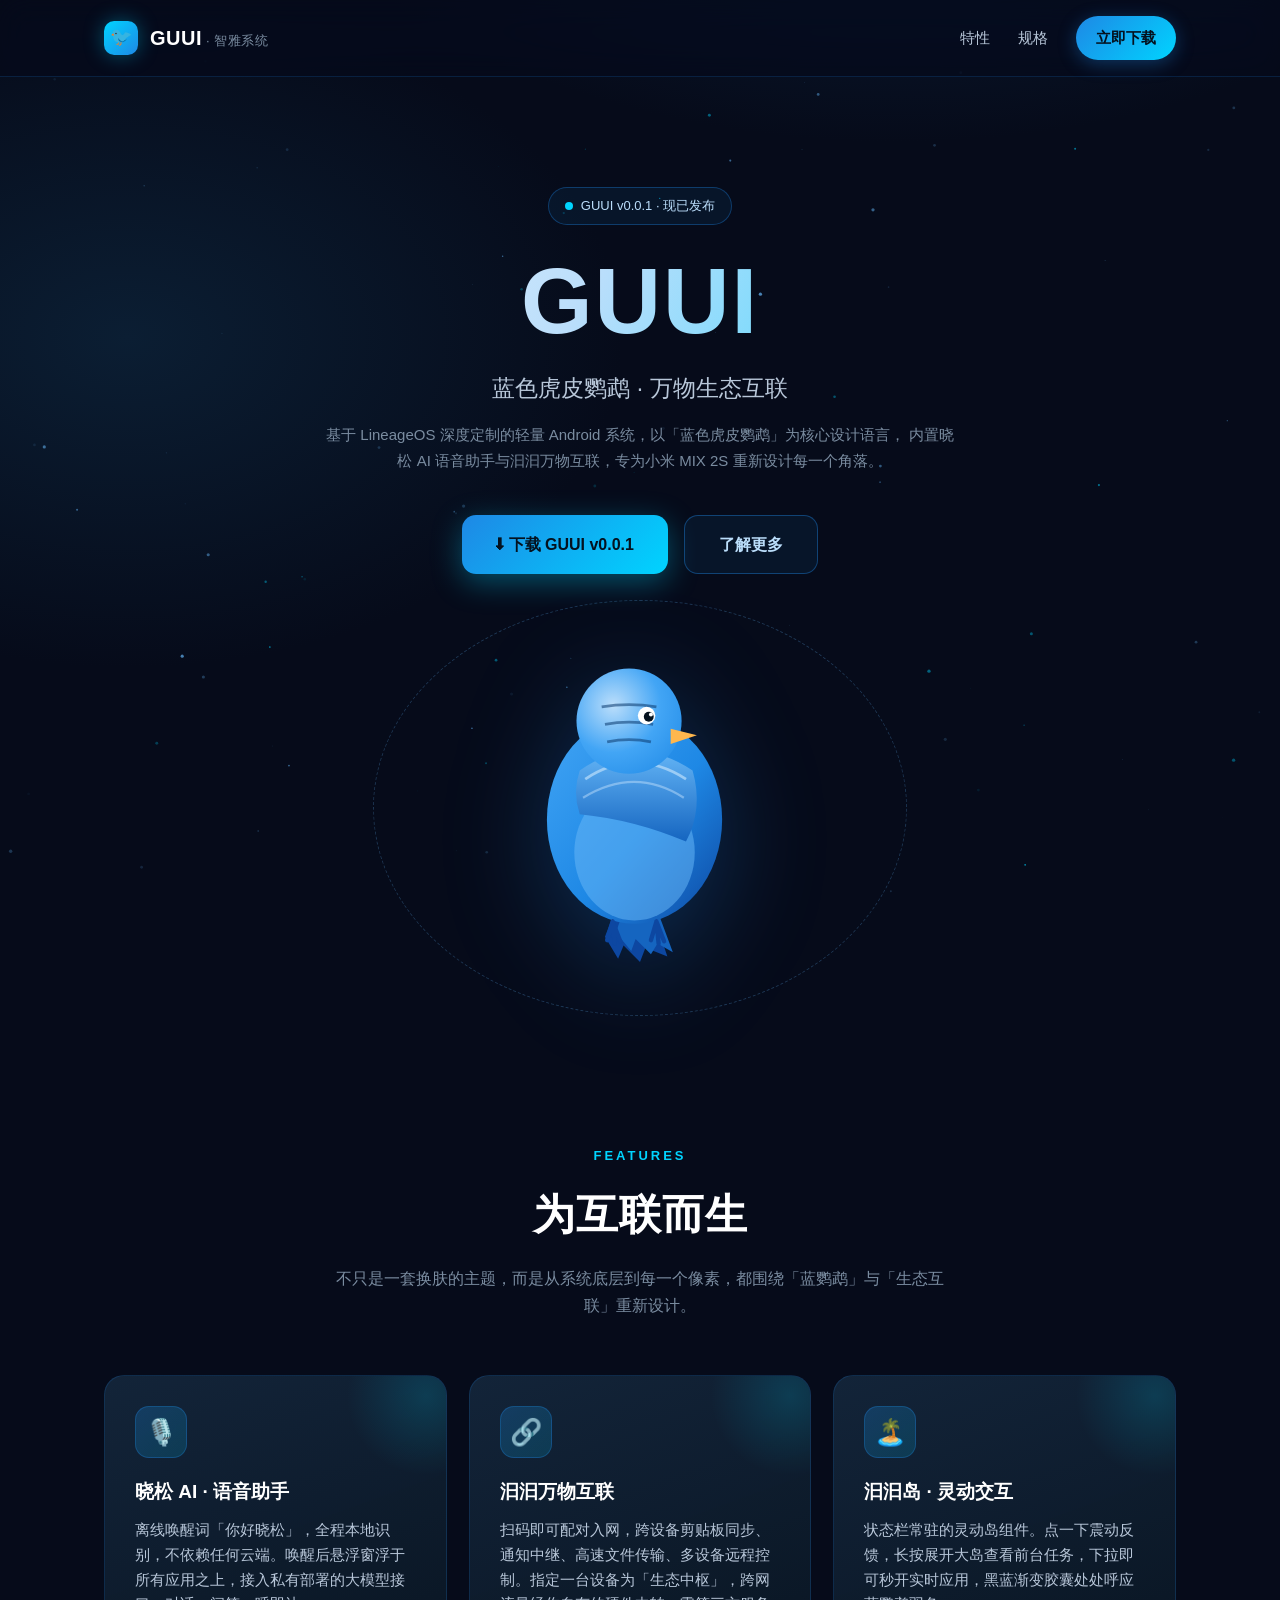
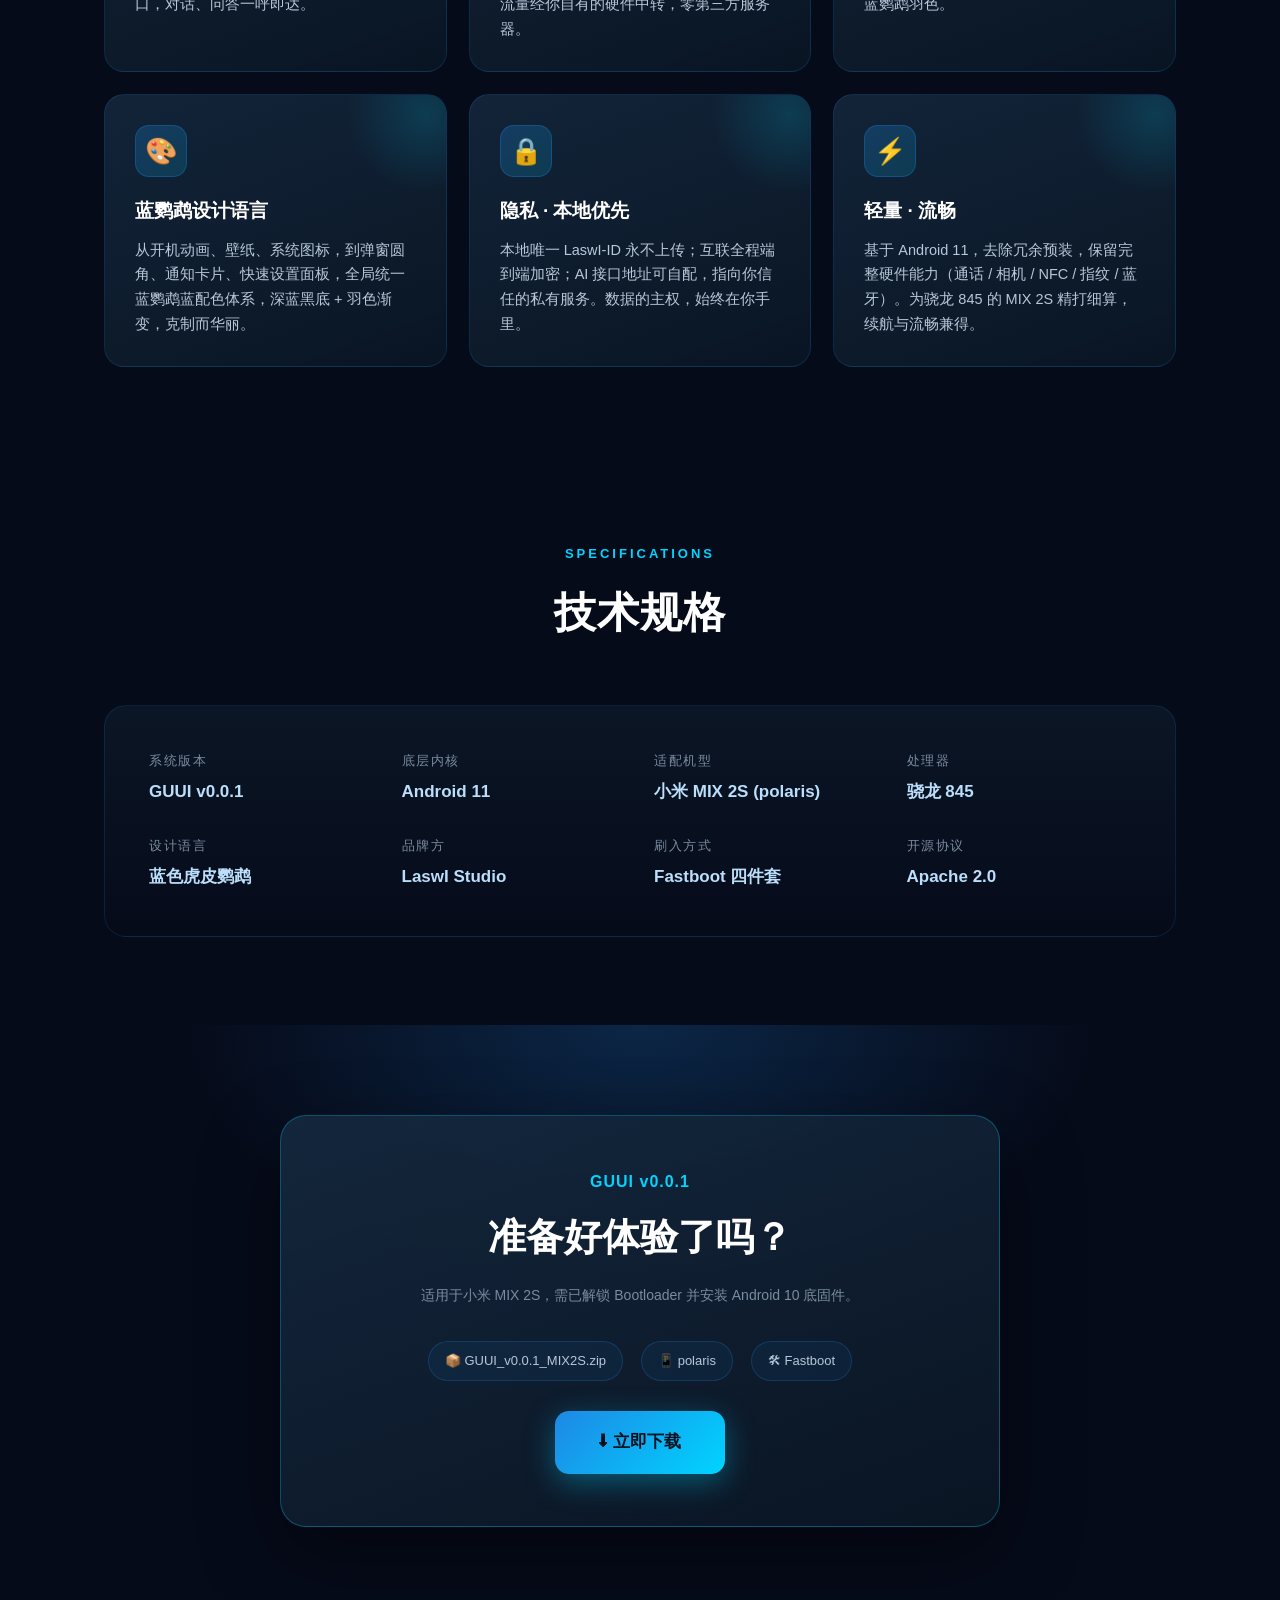
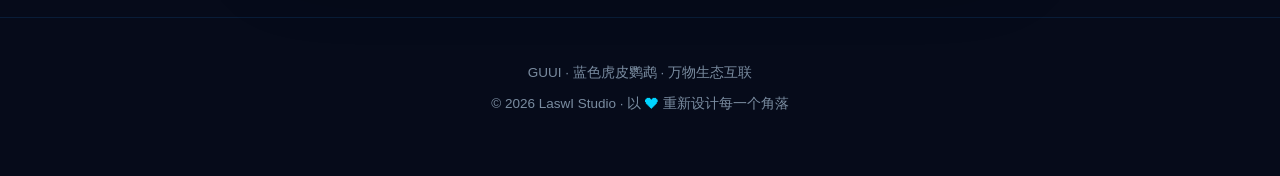
<file: GUUI.html>
<!DOCTYPE html>
<html lang="zh-CN">
<head>
<meta charset="UTF-8">
<meta name="viewport" content="width=device-width, initial-scale=1.0">
<meta name="description" content="GUUI — 蓝色虎皮鹦鹉设计语言 · 万物生态互联 · 晓松AI 语音助手。基于 LineageOS 深度定制的轻量 Android 系统，专为小米 MIX 2S 打造。">
<meta name="keywords" content="GUUI, 蓝鹦鹉, 虎皮鹦鹉, 晓松AI, 汩汩互联, LaswI, MIX 2S, Android, 定制系统, ROM">
<meta name="theme-color" content="#0A1624">
<title>GUUI · 蓝色虎皮鹦鹉 · 万物生态互联</title>
<style>
  :root {
    --bg-900: #060B1A;
    --bg-800: #0A1624;
    --bg-700: #0F1E2E;
    --bg-600: #16293F;
    --blue-500: #1E88E5;
    --blue-400: #42A5F5;
    --blue-300: #64B5F6;
    --blue-200: #BBDEFB;
    --cyan: #00D4FF;
    --text-hi: #FFFFFF;
    --text-mid: #B8C7D9;
    --text-low: #7A8CA0;
  }
  * { margin: 0; padding: 0; box-sizing: border-box; }
  html { scroll-behavior: smooth; }
  body {
    font-family: -apple-system, BlinkMacSystemFont, "Segoe UI", "PingFang SC", "Microsoft YaHei", Roboto, sans-serif;
    background: radial-gradient(1200px 800px at 70% -10%, #0F2A4A 0%, transparent 60%),
                radial-gradient(900px 600px at 10% 10%, #0B1E33 0%, transparent 55%),
                var(--bg-900);
    color: var(--text-hi);
    line-height: 1.7;
    overflow-x: hidden;
    -webkit-font-smoothing: antialiased;
  }
  a { color: inherit; text-decoration: none; }

  /* ---------- 星空粒子背景 ---------- */
  #stars { position: fixed; inset: 0; pointer-events: none; z-index: 0; }

  /* ---------- 导航 ---------- */
  header {
    position: sticky; top: 0; z-index: 50;
    backdrop-filter: blur(16px) saturate(140%);
    -webkit-backdrop-filter: blur(16px) saturate(140%);
    background: rgba(6, 11, 26, 0.72);
    border-bottom: 1px solid rgba(30, 136, 229, 0.18);
  }
  .nav {
    max-width: 1120px; margin: 0 auto; padding: 16px 24px;
    display: flex; align-items: center; justify-content: space-between;
  }
  .brand { display: flex; align-items: center; gap: 12px; font-weight: 700; font-size: 20px; letter-spacing: .5px; }
  .brand .dot {
    width: 34px; height: 34px; border-radius: 10px;
    background: linear-gradient(135deg, var(--cyan), var(--blue-500));
    display: grid; place-items: center; font-size: 18px;
    box-shadow: 0 0 20px rgba(0, 212, 255, .35);
  }
  .brand small { color: var(--text-low); font-weight: 500; font-size: 13px; }
  .nav-links { display: flex; gap: 28px; align-items: center; }
  .nav-links a { color: var(--text-mid); font-size: 15px; transition: color .2s; }
  .nav-links a:hover { color: var(--blue-300); }
  .btn-nav {
    padding: 9px 20px; border-radius: 999px;
    background: linear-gradient(135deg, var(--blue-500), var(--cyan));
    color: #04121f !important; font-weight: 700; font-size: 14px;
    box-shadow: 0 4px 18px rgba(30, 136, 229, .35);
  }

  /* ---------- 通用容器 ---------- */
  .wrap { max-width: 1120px; margin: 0 auto; padding: 0 24px; position: relative; z-index: 1; }
  section { padding: 88px 0; }

  /* ---------- Hero ---------- */
  .hero { padding: 110px 0 70px; text-align: center; }
  .badge {
    display: inline-flex; align-items: center; gap: 8px;
    padding: 7px 16px; border-radius: 999px; font-size: 13px;
    color: var(--blue-200); border: 1px solid rgba(30, 136, 229, .35);
    background: rgba(30, 136, 229, .08); margin-bottom: 28px;
  }
  .badge .pulse {
    width: 8px; height: 8px; border-radius: 50%; background: var(--cyan);
    box-shadow: 0 0 0 0 rgba(0,212,255,.6); animation: pulse 2s infinite;
  }
  @keyframes pulse {
    0% { box-shadow: 0 0 0 0 rgba(0,212,255,.55); }
    70% { box-shadow: 0 0 0 9px rgba(0,212,255,0); }
    100% { box-shadow: 0 0 0 0 rgba(0,212,255,0); }
  }
  .hero h1 {
    font-size: clamp(48px, 9vw, 92px); font-weight: 800; letter-spacing: 2px;
    background: linear-gradient(120deg, #fff 0%, var(--blue-200) 45%, var(--cyan) 100%);
    -webkit-background-clip: text; background-clip: text; -webkit-text-fill-color: transparent;
    line-height: 1.05; margin-bottom: 20px;
  }
  .hero .tagline {
    font-size: clamp(17px, 2.6vw, 23px); color: var(--text-mid);
    font-weight: 500; margin-bottom: 14px;
  }
  .hero .sub {
    font-size: 15px; color: var(--text-low); max-width: 640px; margin: 0 auto 42px;
  }
  .hero-cta { display: flex; gap: 16px; justify-content: center; flex-wrap: wrap; }
  .btn {
    display: inline-flex; align-items: center; gap: 10px;
    padding: 15px 34px; border-radius: 14px; font-size: 16px; font-weight: 700;
    transition: transform .18s, box-shadow .18s; cursor: pointer;
  }
  .btn-primary {
    background: linear-gradient(135deg, var(--blue-500), var(--cyan));
    color: #04121f; box-shadow: 0 8px 30px rgba(0, 212, 255, .35);
  }
  .btn-primary:hover { transform: translateY(-3px); box-shadow: 0 14px 40px rgba(0, 212, 255, .45); }
  .btn-ghost {
    background: rgba(30, 136, 229, .08); color: var(--blue-200);
    border: 1px solid rgba(30, 136, 229, .4);
  }
  .btn-ghost:hover { transform: translateY(-3px); background: rgba(30,136,229,.16); }

  /* 蓝鹦鹉 SVG 舞台 */
  .bird-stage { margin: 54px auto 0; max-width: 460px; position: relative; }
  .bird-stage svg { width: 100%; height: auto; filter: drop-shadow(0 20px 50px rgba(30,136,229,.28)); }
  .orbit {
    position: absolute; inset: -8%; border: 1px dashed rgba(100,181,246,.25);
    border-radius: 50%; animation: spin 40s linear infinite;
  }
  @keyframes spin { to { transform: rotate(360deg); } }

  /* ---------- 段落标题 ---------- */
  .sec-head { text-align: center; margin-bottom: 56px; }
  .sec-head .kicker {
    font-size: 13px; letter-spacing: 3px; text-transform: uppercase;
    color: var(--cyan); margin-bottom: 12px; font-weight: 600;
  }
  .sec-head h2 { font-size: clamp(28px, 4.5vw, 42px); font-weight: 800; letter-spacing: 1px; }
  .sec-head p { color: var(--text-low); margin-top: 14px; max-width: 620px; margin-left: auto; margin-right: auto; }

  /* ---------- 特性网格 ---------- */
  .grid { display: grid; grid-template-columns: repeat(auto-fit, minmax(300px, 1fr)); gap: 22px; }
  .card {
    background: linear-gradient(160deg, rgba(22,41,63,.85), rgba(10,22,36,.92));
    border: 1px solid rgba(30,136,229,.18); border-radius: 20px; padding: 30px;
    position: relative; overflow: hidden; transition: transform .25s, border-color .25s;
  }
  .card:hover { transform: translateY(-6px); border-color: rgba(0,212,255,.45); }
  .card::before {
    content: ""; position: absolute; top: -60px; right: -60px; width: 160px; height: 160px;
    background: radial-gradient(circle, rgba(0,212,255,.16), transparent 70%);
  }
  .card .icon {
    width: 52px; height: 52px; border-radius: 14px; display: grid; place-items: center;
    font-size: 26px; margin-bottom: 18px;
    background: linear-gradient(135deg, rgba(30,136,229,.25), rgba(0,212,255,.15));
    border: 1px solid rgba(30,136,229,.3);
  }
  .card h3 { font-size: 19px; font-weight: 700; margin-bottom: 10px; }
  .card p { color: var(--text-mid); font-size: 14.5px; }

  /* ---------- 技术规格 ---------- */
  .specs {
    background: linear-gradient(180deg, rgba(15,30,46,.6), rgba(6,11,26,.6));
    border: 1px solid rgba(30,136,229,.16); border-radius: 22px; padding: 44px;
  }
  .spec-grid { display: grid; grid-template-columns: repeat(auto-fit, minmax(220px, 1fr)); gap: 28px; }
  .spec .k { font-size: 13px; color: var(--text-low); text-transform: uppercase; letter-spacing: 1.5px; margin-bottom: 6px; }
  .spec .v { font-size: 17px; font-weight: 700; color: var(--blue-200); }

  /* ---------- 下载 CTA ---------- */
  .cta {
    text-align: center; padding: 90px 0;
    background: radial-gradient(700px 400px at 50% 0%, rgba(30,136,229,.22), transparent 65%);
  }
  .cta .panel {
    max-width: 720px; margin: 0 auto; padding: 52px 40px;
    background: linear-gradient(160deg, rgba(22,41,63,.9), rgba(10,22,36,.95));
    border: 1px solid rgba(0,212,255,.3); border-radius: 26px;
    box-shadow: 0 30px 80px rgba(0,0,0,.45);
  }
  .cta h2 { font-size: clamp(26px, 4vw, 38px); font-weight: 800; margin-bottom: 14px; }
  .cta .ver { color: var(--cyan); font-weight: 700; letter-spacing: 1px; margin-bottom: 10px; }
  .cta .note { color: var(--text-low); font-size: 14px; margin-bottom: 34px; }
  .file-meta {
    display: flex; gap: 18px; justify-content: center; flex-wrap: wrap; margin-bottom: 30px;
  }
  .file-meta span {
    font-size: 13px; color: var(--text-mid); padding: 8px 16px;
    background: rgba(30,136,229,.08); border-radius: 999px; border: 1px solid rgba(30,136,229,.22);
  }

  /* ---------- 页脚 ---------- */
  footer {
    border-top: 1px solid rgba(30,136,229,.15); padding: 44px 0 60px; text-align: center;
    color: var(--text-low); font-size: 13.5px;
  }
  footer .heart { color: var(--cyan); }

  /* ---------- 滚动显现动画 ---------- */
  .reveal { opacity: 0; transform: translateY(28px); transition: opacity .7s ease, transform .7s ease; }
  .reveal.visible { opacity: 1; transform: none; }

  @media (max-width: 640px) {
    .nav-links a:not(.btn-nav) { display: none; }
    section { padding: 60px 0; }
    .specs { padding: 30px 22px; }
  }
</style>
</head>
<body>

<canvas id="stars"></canvas>

<header>
  <div class="nav">
    <div class="brand">
      <div class="dot">🐦</div>
      <div>GUUI<small> · 智雅系统</small></div>
    </div>
    <nav class="nav-links">
      <a href="#features">特性</a>
      <a href="#specs">规格</a>
      <a href="#download" class="btn-nav">立即下载</a>
    </nav>
  </div>
</header>

<!-- Hero -->
<div class="hero wrap">
  <div class="badge"><span class="pulse"></span> GUUI v0.0.1 · 现已发布</div>
  <h1>GUUI</h1>
  <div class="tagline">蓝色虎皮鹦鹉 · 万物生态互联</div>
  <p class="sub">
    基于 LineageOS 深度定制的轻量 Android 系统，以「蓝色虎皮鹦鹉」为核心设计语言，
    内置晓松 AI 语音助手与汩汩万物互联，专为小米 MIX 2S 重新设计每一个角落。
  </p>
  <div class="hero-cta">
    <a class="btn btn-primary" href="https://LaswI.com.cn/GUUI_v0.0.1_MIX2S.zip">⬇ 下载 GUUI v0.0.1</a>
    <a class="btn btn-ghost" href="#features">了解更多</a>
  </div>

  <div class="bird-stage">
    <div class="orbit"></div>
    <!-- 蓝色虎皮鹦鹉 -->
    <svg viewBox="0 0 420 320" xmlns="http://www.w3.org/2000/svg">
      <defs>
        <linearGradient id="bodyG" x1="0" y1="0" x2="1" y2="1">
          <stop offset="0" stop-color="#42A5F5"/>
          <stop offset="0.55" stop-color="#1E88E5"/>
          <stop offset="1" stop-color="#0D47A1"/>
        </linearGradient>
        <linearGradient id="wingG" x1="0" y1="0" x2="0" y2="1">
          <stop offset="0" stop-color="#64B5F6"/>
          <stop offset="1" stop-color="#1565C0"/>
        </linearGradient>
        <radialGradient id="headG" cx="0.35" cy="0.35" r="0.9">
          <stop offset="0" stop-color="#BBDEFB"/>
          <stop offset="0.5" stop-color="#42A5F5"/>
          <stop offset="1" stop-color="#1E88E5"/>
        </radialGradient>
      </defs>
      <!-- 尾羽 -->
      <path d="M205 210 L235 300 L215 292 L210 305 L195 290 L190 302 L178 282 Z" fill="#0D47A1"/>
      <path d="M210 215 L240 296 L226 288 L220 298 L206 284 L202 295 L188 278 Z" fill="#1565C0"/>
      <!-- 身体 -->
      <ellipse cx="205" cy="175" rx="80" ry="95" fill="url(#bodyG)"/>
      <!-- 腹部 -->
      <ellipse cx="205" cy="205" rx="55" ry="62" fill="#64B5F6" opacity="0.55"/>
      <!-- 翅膀 -->
      <path d="M155 130 Q205 95 258 130 Q268 165 252 195 Q205 175 155 170 Q148 150 155 130 Z" fill="url(#wingG)"/>
      <path d="M160 138 Q205 108 252 138" stroke="#BBDEFB" stroke-width="2.5" fill="none" opacity="0.7"/>
      <path d="M158 155 Q205 126 250 155" stroke="#BBDEFB" stroke-width="2" fill="none" opacity="0.5"/>
      <!-- 头部 -->
      <circle cx="200" cy="85" r="48" fill="url(#headG)"/>
      <!-- 虎皮纹 -->
      <path d="M175 72 Q200 68 225 72" stroke="#0A3A6E" stroke-width="2.5" fill="none" opacity="0.55"/>
      <path d="M178 88 Q200 84 222 88" stroke="#0A3A6E" stroke-width="2.5" fill="none" opacity="0.55"/>
      <path d="M180 104 Q200 100 220 104" stroke="#0A3A6E" stroke-width="2.5" fill="none" opacity="0.55"/>
      <!-- 眼睛 -->
      <circle cx="216" cy="80" r="8" fill="#FFFFFF"/>
      <circle cx="218" cy="81" r="4.5" fill="#04121f"/>
      <circle cx="220" cy="79" r="1.8" fill="#FFFFFF"/>
      <!-- 喙 -->
      <path d="M238 92 L262 98 L238 106 Z" fill="#FFB74D"/>
      <!-- 脚 -->
      <path d="M185 268 L180 285 M185 268 L192 286 M185 268 L187 288" stroke="#0D47A1" stroke-width="4" fill="none" stroke-linecap="round"/>
      <path d="M225 268 L220 285 M225 268 L232 286 M225 268 L227 288" stroke="#0D47A1" stroke-width="4" fill="none" stroke-linecap="round"/>
    </svg>
  </div>
</div>

<!-- 特性 -->
<section id="features">
  <div class="wrap">
    <div class="sec-head reveal">
      <div class="kicker">Features</div>
      <h2>为互联而生</h2>
      <p>不只是一套换肤的主题，而是从系统底层到每一个像素，都围绕「蓝鹦鹉」与「生态互联」重新设计。</p>
    </div>
    <div class="grid">
      <div class="card reveal">
        <div class="icon">🎙️</div>
        <h3>晓松 AI · 语音助手</h3>
        <p>离线唤醒词「你好晓松」，全程本地识别，不依赖任何云端。唤醒后悬浮窗浮于所有应用之上，接入私有部署的大模型接口，对话、问答一呼即达。</p>
      </div>
      <div class="card reveal">
        <div class="icon">🔗</div>
        <h3>汩汩万物互联</h3>
        <p>扫码即可配对入网，跨设备剪贴板同步、通知中继、高速文件传输、多设备远程控制。指定一台设备为「生态中枢」，跨网流量经你自有的硬件中转，零第三方服务器。</p>
      </div>
      <div class="card reveal">
        <div class="icon">🏝️</div>
        <h3>汩汩岛 · 灵动交互</h3>
        <p>状态栏常驻的灵动岛组件。点一下震动反馈，长按展开大岛查看前台任务，下拉即可秒开实时应用，黑蓝渐变胶囊处处呼应蓝鹦鹉羽色。</p>
      </div>
      <div class="card reveal">
        <div class="icon">🎨</div>
        <h3>蓝鹦鹉设计语言</h3>
        <p>从开机动画、壁纸、系统图标，到弹窗圆角、通知卡片、快速设置面板，全局统一蓝鹦鹉蓝配色体系，深蓝黑底 + 羽色渐变，克制而华丽。</p>
      </div>
      <div class="card reveal">
        <div class="icon">🔒</div>
        <h3>隐私 · 本地优先</h3>
        <p>本地唯一 LaswI-ID 永不上传；互联全程端到端加密；AI 接口地址可自配，指向你信任的私有服务。数据的主权，始终在你手里。</p>
      </div>
      <div class="card reveal">
        <div class="icon">⚡</div>
        <h3>轻量 · 流畅</h3>
        <p>基于 Android 11，去除冗余预装，保留完整硬件能力（通话 / 相机 / NFC / 指纹 / 蓝牙）。为骁龙 845 的 MIX 2S 精打细算，续航与流畅兼得。</p>
      </div>
    </div>
  </div>
</section>

<!-- 技术规格 -->
<section id="specs">
  <div class="wrap">
    <div class="sec-head reveal">
      <div class="kicker">Specifications</div>
      <h2>技术规格</h2>
    </div>
    <div class="specs reveal">
      <div class="spec-grid">
        <div class="spec"><div class="k">系统版本</div><div class="v">GUUI v0.0.1</div></div>
        <div class="spec"><div class="k">底层内核</div><div class="v">Android 11</div></div>
        <div class="spec"><div class="k">适配机型</div><div class="v">小米 MIX 2S (polaris)</div></div>
        <div class="spec"><div class="k">处理器</div><div class="v">骁龙 845</div></div>
        <div class="spec"><div class="k">设计语言</div><div class="v">蓝色虎皮鹦鹉</div></div>
        <div class="spec"><div class="k">品牌方</div><div class="v">LaswI Studio</div></div>
        <div class="spec"><div class="k">刷入方式</div><div class="v">Fastboot 四件套</div></div>
        <div class="spec"><div class="k">开源协议</div><div class="v">Apache 2.0</div></div>
      </div>
    </div>
  </div>
</section>

<!-- 下载 CTA -->
<section class="cta" id="download">
  <div class="wrap">
    <div class="panel reveal">
      <div class="ver">GUUI v0.0.1</div>
      <h2>准备好体验了吗？</h2>
      <p class="note">适用于小米 MIX 2S，需已解锁 Bootloader 并安装 Android 10 底固件。</p>
      <div class="file-meta">
        <span>📦 GUUI_v0.0.1_MIX2S.zip</span>
        <span>📱 polaris</span>
        <span>🛠 Fastboot</span>
      </div>
      <a class="btn btn-primary" href="https://LaswI.com.cn/GUUI_v0.0.1_MIX2S.zip" style="font-size:17px;padding:17px 44px;">
        ⬇ 立即下载
      </a>
    </div>
  </div>
</section>

<footer>
  <div class="wrap">
    <p>GUUI · 蓝色虎皮鹦鹉 · 万物生态互联</p>
    <p style="margin-top:8px;">© 2026 LaswI Studio · 以 <span class="heart">❤</span> 重新设计每一个角落</p>
  </div>
</footer>

<script>
  // 星空粒子背景
  (function () {
    const canvas = document.getElementById('stars');
    const ctx = canvas.getContext('2d');
    let stars = [];
    const N = 90;
    function resize() {
      canvas.width = window.innerWidth;
      canvas.height = window.innerHeight;
    }
    resize();
    window.addEventListener('resize', resize);
    for (let i = 0; i < N; i++) {
      stars.push({
        x: Math.random() * canvas.width,
        y: Math.random() * canvas.height,
        r: Math.random() * 1.4 + 0.3,
        a: Math.random() * 0.6 + 0.2,
        v: Math.random() * 0.25 + 0.05,
        hue: Math.random() < 0.25 ? '0,212,255' : '100,181,246'
      });
    }
    function tick() {
      ctx.clearRect(0, 0, canvas.width, canvas.height);
      for (const s of stars) {
        s.y -= s.v;
        if (s.y < -2) { s.y = canvas.height + 2; s.x = Math.random() * canvas.width; }
        const tw = 0.6 + 0.4 * Math.sin(Date.now() / 1000 + s.x);
        ctx.beginPath();
        ctx.fillStyle = `rgba(${s.hue},${(s.a * tw).toFixed(3)})`;
        ctx.arc(s.x, s.y, s.r, 0, Math.PI * 2);
        ctx.fill();
      }
      requestAnimationFrame(tick);
    }
    tick();
  })();

  // 滚动显现
  (function () {
    const io = new IntersectionObserver((entries) => {
      entries.forEach(e => { if (e.isIntersecting) { e.target.classList.add('visible'); io.unobserve(e.target); } });
    }, { threshold: 0.12 });
    document.querySelectorAll('.reveal').forEach(el => io.observe(el));
  })();
</script>

</body>
</html>
</file>
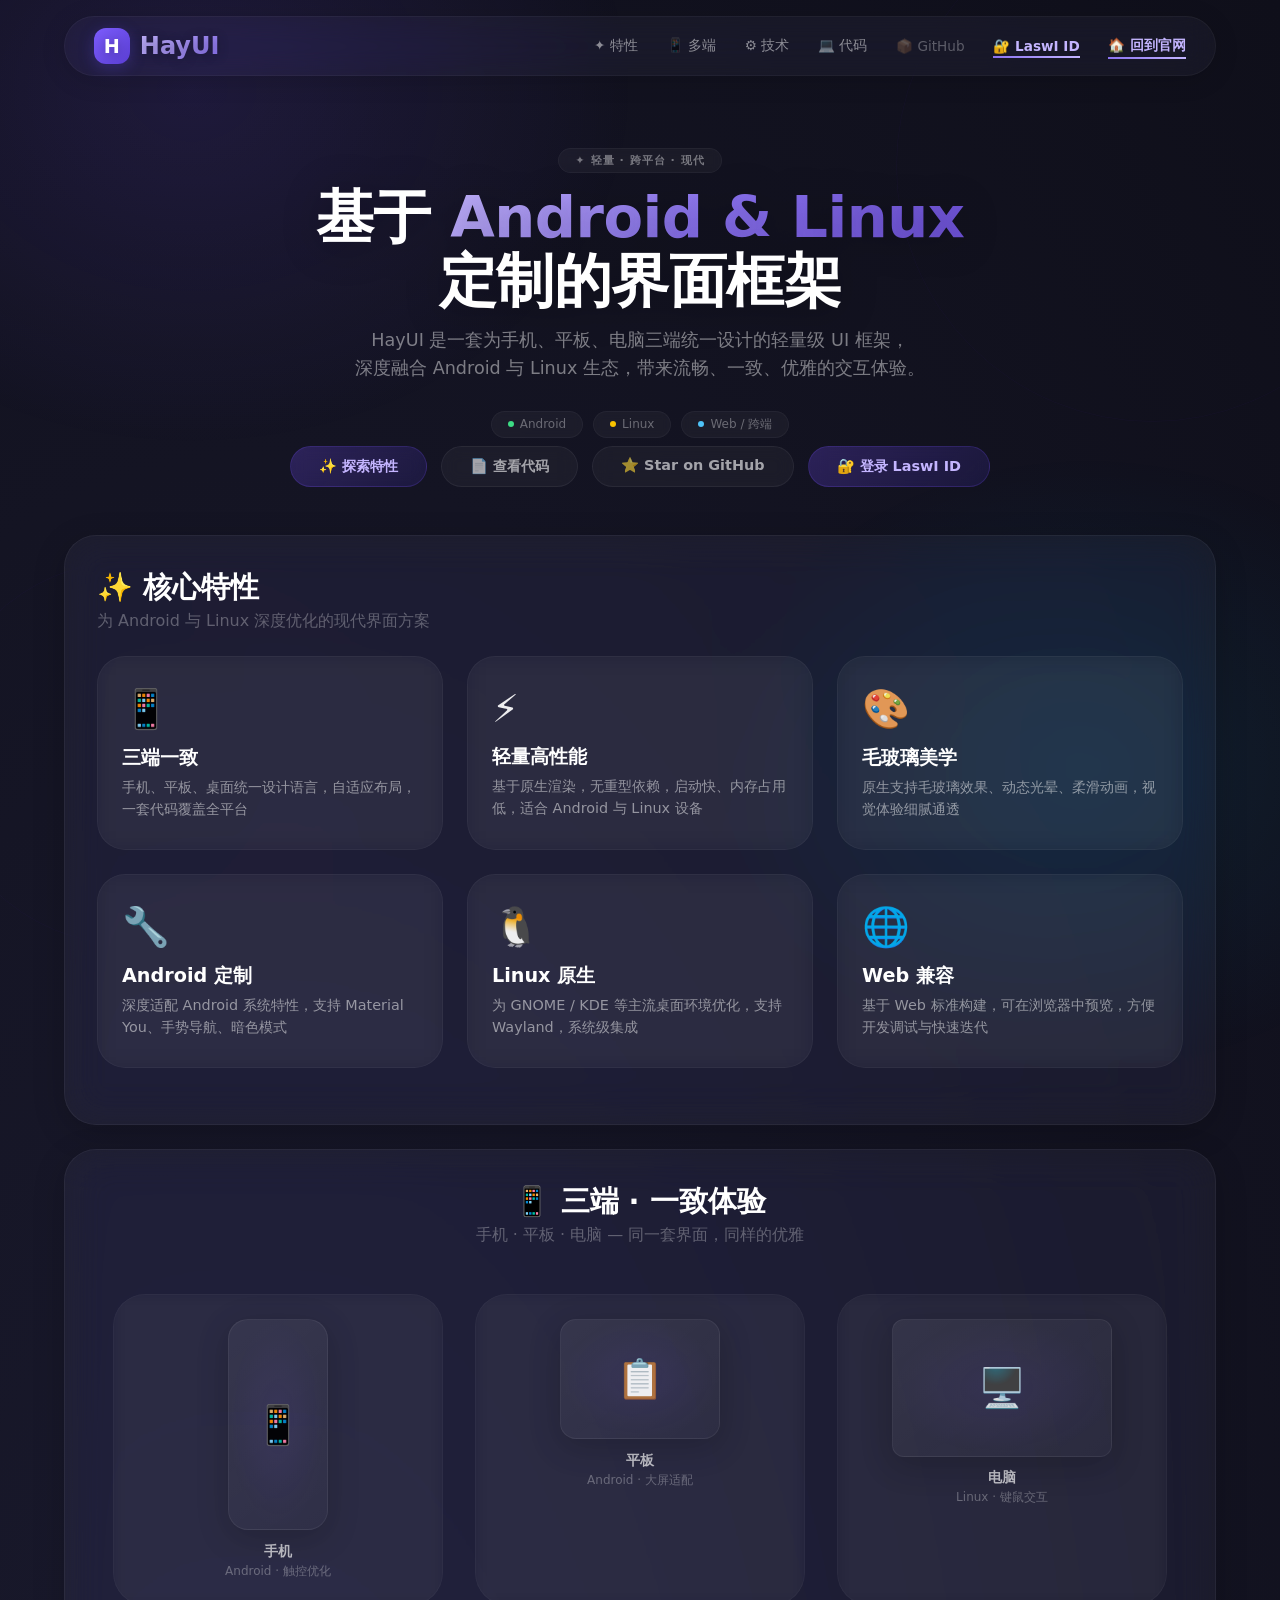
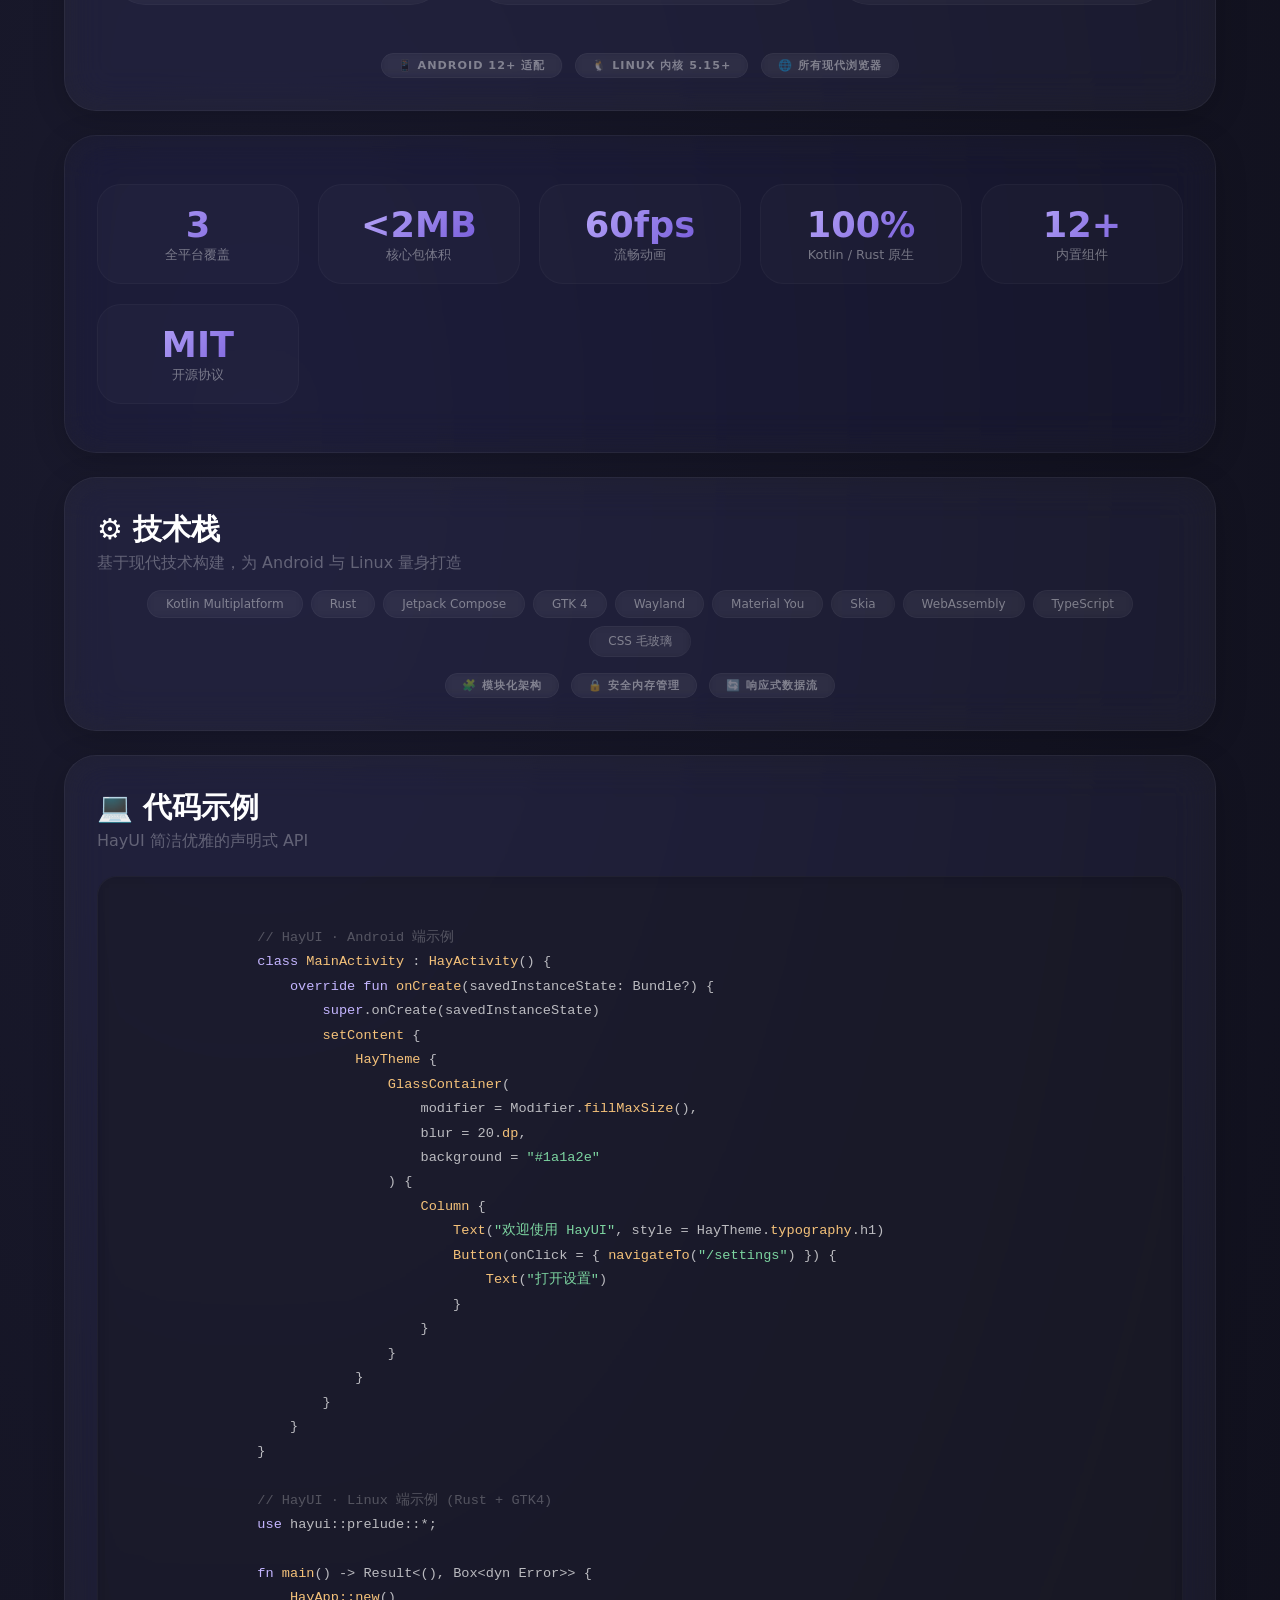
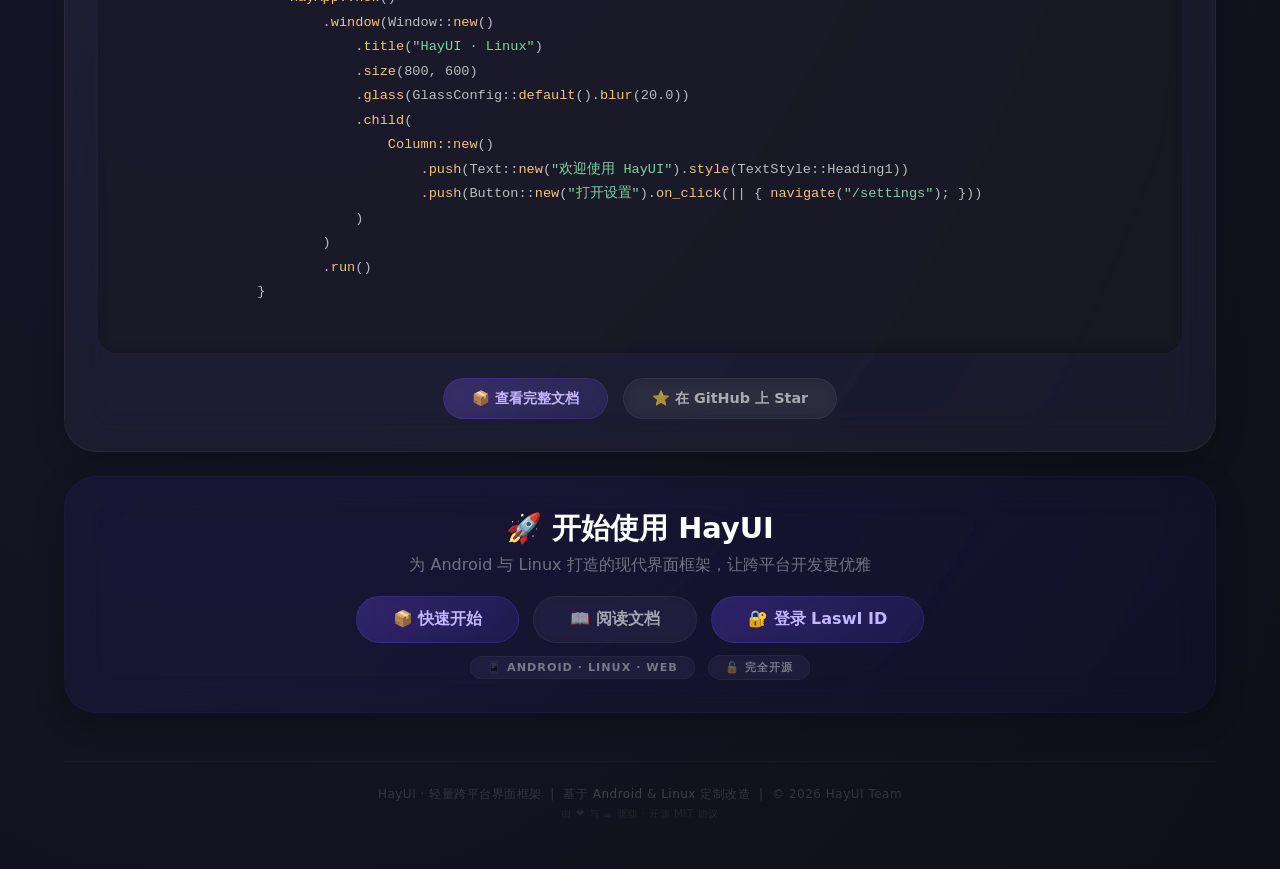
<file: hayui.html>
<!DOCTYPE html>
<html lang="zh-CN">
<head>
    <meta charset="UTF-8" />
    <meta name="viewport" content="width=device-width, initial-scale=1.0, viewport-fit=cover, user-scalable=no" />
    <title>HayUI · 轻量跨平台界面框架</title>
    <style>
        /* ============================================================
                   全局重置 & 毛玻璃基础
                   ============================================================ */
        * {
            margin: 0;
            padding: 0;
            box-sizing: border-box;
        }

        body {
            font-family: 'Inter', system-ui, -apple-system, 'Segoe UI', 'SF Pro Text', 'PingFang SC', 'Roboto', sans-serif;
            min-height: 100vh;
            background: radial-gradient(ellipse at 20% 50%, #1a1a2e 0%, #0f0f1a 100%);
            color: rgba(255, 255, 255, 0.92);
            overflow-x: hidden;
            position: relative;
        }

        /* 动态光晕背景 */
        body::before {
            content: '';
            position: fixed;
            top: -30%;
            left: -20%;
            width: 70%;
            height: 80%;
            background: radial-gradient(ellipse, rgba(120, 80, 255, 0.12) 0%, transparent 70%);
            z-index: 0;
            pointer-events: none;
            animation: glowFloat 12s ease-in-out infinite alternate;
        }
        body::after {
            content: '';
            position: fixed;
            bottom: -20%;
            right: -15%;
            width: 60%;
            height: 70%;
            background: radial-gradient(ellipse, rgba(0, 200, 255, 0.08) 0%, transparent 70%);
            z-index: 0;
            pointer-events: none;
            animation: glowFloat2 14s ease-in-out infinite alternate;
        }

        @keyframes glowFloat {
            0% {
                transform: translate(0, 0) scale(1);
            }
            100% {
                transform: translate(60px, 40px) scale(1.2);
            }
        }
        @keyframes glowFloat2 {
            0% {
                transform: translate(0, 0) scale(1);
            }
            100% {
                transform: translate(-40px, -30px) scale(1.3);
            }
        }

        html {
            scroll-behavior: smooth;
        }

        ::-webkit-scrollbar {
            width: 6px;
        }
        ::-webkit-scrollbar-track {
            background: rgba(255, 255, 255, 0.02);
            border-radius: 10px;
        }
        ::-webkit-scrollbar-thumb {
            background: rgba(255, 255, 255, 0.12);
            border-radius: 10px;
            backdrop-filter: blur(4px);
        }
        ::-webkit-scrollbar-thumb:hover {
            background: rgba(255, 255, 255, 0.2);
        }

        .container {
            max-width: 1200px;
            margin: 0 auto;
            padding: 1rem 1.5rem 3rem;
            position: relative;
            z-index: 1;
        }

        /* ============================================================
                   毛玻璃组件
                   ============================================================ */
        .glass {
            background: rgba(255, 255, 255, 0.04);
            backdrop-filter: blur(20px) saturate(1.5);
            -webkit-backdrop-filter: blur(20px) saturate(1.5);
            border: 1px solid rgba(255, 255, 255, 0.05);
            border-radius: 32px;
            box-shadow: 0 8px 32px rgba(0, 0, 0, 0.2);
            transition: transform 0.3s ease, box-shadow 0.3s ease, border-color 0.3s ease;
        }
        .glass:hover {
            transform: translateY(-3px);
            box-shadow: 0 16px 48px rgba(0, 0, 0, 0.3);
            border-color: rgba(255, 255, 255, 0.08);
        }
        .glass-padded {
            padding: 2rem 2rem;
            margin: 1.5rem 0;
        }

        /* ============================================================
                   导航（毛玻璃）
                   ============================================================ */
        .glass-nav {
            display: flex;
            justify-content: space-between;
            align-items: center;
            flex-wrap: wrap;
            padding: 0.7rem 1.8rem;
            margin-bottom: 2rem;
            background: rgba(255, 255, 255, 0.03);
            backdrop-filter: blur(16px) saturate(1.4);
            -webkit-backdrop-filter: blur(16px) saturate(1.4);
            border: 1px solid rgba(255, 255, 255, 0.04);
            border-radius: 60px;
            box-shadow: 0 4px 24px rgba(0, 0, 0, 0.15);
        }
        .logo {
            display: flex;
            align-items: center;
            gap: 10px;
            font-size: 1.5rem;
            font-weight: 700;
            color: #fff;
            text-shadow: 0 2px 12px rgba(0, 0, 0, 0.3);
        }
        .logo-icon {
            width: 36px;
            height: 36px;
            border-radius: 12px;
            background: linear-gradient(135deg, #7c5cfc, #5b3fd4);
            display: flex;
            align-items: center;
            justify-content: center;
            font-size: 1.2rem;
            font-weight: 800;
            color: #fff;
            box-shadow: 0 4px 16px rgba(100, 80, 255, 0.25);
        }
        .logo-text {
            background: linear-gradient(135deg, #c4b5ff, #8a72f0);
            -webkit-background-clip: text;
            background-clip: text;
            color: transparent;
        }
        .nav-links {
            display: flex;
            gap: 1.8rem;
            flex-wrap: wrap;
            align-items: center;
        }
        .nav-links a {
            text-decoration: none;
            color: rgba(255, 255, 255, 0.5);
            font-weight: 500;
            font-size: 0.85rem;
            transition: 0.25s ease;
            position: relative;
        }
        .nav-links a::after {
            content: '';
            position: absolute;
            bottom: -4px;
            left: 0;
            width: 0;
            height: 2px;
            background: linear-gradient(90deg, #8a72f0, #c4b5ff);
            transition: width 0.3s ease;
        }
        .nav-links a:hover {
            color: #fff;
        }
        .nav-links a:hover::after {
            width: 100%;
        }
        .nav-links a.nav-highlight {
            color: #c4b5ff;
            font-weight: 600;
        }
        .nav-links a.nav-highlight::after {
            width: 100%;
            background: linear-gradient(90deg, #8a72f0, #c4b5ff);
        }

        /* ============================================================
                   按钮
                   ============================================================ */
        .btn-glass {
            display: inline-block;
            padding: 10px 28px;
            border-radius: 60px;
            background: rgba(255, 255, 255, 0.05);
            backdrop-filter: blur(8px);
            -webkit-backdrop-filter: blur(8px);
            border: 1px solid rgba(255, 255, 255, 0.06);
            color: rgba(255, 255, 255, 0.8);
            font-weight: 600;
            text-decoration: none;
            transition: all 0.3s ease;
            font-size: 0.9rem;
            cursor: pointer;
        }
        .btn-glass:hover {
            background: rgba(255, 255, 255, 0.12);
            border-color: rgba(255, 255, 255, 0.15);
            transform: translateY(-2px);
            box-shadow: 0 8px 30px rgba(0, 0, 0, 0.25);
            color: #fff;
        }
        .btn-glass-primary {
            background: linear-gradient(135deg, rgba(120, 80, 255, 0.25), rgba(80, 60, 220, 0.15));
            border-color: rgba(120, 80, 255, 0.2);
            color: #c4b5ff;
        }
        .btn-glass-primary:hover {
            background: rgba(120, 80, 255, 0.2);
            border-color: rgba(120, 80, 255, 0.3);
            color: #fff;
        }
        .btn-glass-secondary {
            background: rgba(255, 255, 255, 0.04);
            border-color: rgba(255, 255, 255, 0.06);
            color: rgba(255, 255, 255, 0.6);
        }
        .btn-glass-secondary:hover {
            background: rgba(255, 255, 255, 0.08);
            border-color: rgba(255, 255, 255, 0.12);
            color: #fff;
        }

        /* ============================================================
                   徽章
                   ============================================================ */
        .badge-glass {
            display: inline-block;
            background: rgba(255, 255, 255, 0.04);
            backdrop-filter: blur(4px);
            -webkit-backdrop-filter: blur(4px);
            border: 1px solid rgba(255, 255, 255, 0.04);
            padding: 4px 16px;
            border-radius: 40px;
            font-size: 0.7rem;
            font-weight: 600;
            color: rgba(255, 255, 255, 0.4);
            letter-spacing: 1px;
            text-transform: uppercase;
        }

        /* ============================================================
                   英雄区
                   ============================================================ */
        .hero-section {
            text-align: center;
            padding: 2.5rem 1rem 1.5rem;
        }
        .hero-section .badge-glass {
            margin-bottom: 0.8rem;
        }
        .hero-section h1 {
            font-size: 3.6rem;
            font-weight: 800;
            color: #fff;
            text-shadow: 0 4px 40px rgba(0, 0, 0, 0.3);
            letter-spacing: -0.5px;
            line-height: 1.1;
        }
        .hero-section h1 .gradient-text {
            background: linear-gradient(135deg, #c4b5ff, #8a72f0, #6b4fd4);
            -webkit-background-clip: text;
            background-clip: text;
            color: transparent;
        }
        .hero-section .subtitle {
            color: rgba(255, 255, 255, 0.45);
            max-width: 600px;
            margin: 0.8rem auto 1.8rem;
            font-size: 1.1rem;
            line-height: 1.6;
        }
        .hero-actions {
            display: flex;
            gap: 14px;
            justify-content: center;
            flex-wrap: wrap;
        }

        /* ============================================================
                   平台标签
                   ============================================================ */
        .platform-tags {
            display: flex;
            flex-wrap: wrap;
            gap: 10px;
            justify-content: center;
            margin: 1rem 0 0.5rem;
        }
        .platform-tag {
            background: rgba(255, 255, 255, 0.04);
            backdrop-filter: blur(4px);
            -webkit-backdrop-filter: blur(4px);
            border: 1px solid rgba(255, 255, 255, 0.04);
            padding: 4px 16px;
            border-radius: 40px;
            font-size: 0.75rem;
            font-weight: 500;
            color: rgba(255, 255, 255, 0.35);
            display: flex;
            align-items: center;
            gap: 6px;
        }
        .platform-tag .dot {
            width: 6px;
            height: 6px;
            border-radius: 50%;
            display: inline-block;
        }
        .platform-tag .dot.android {
            background: #3ddc84;
        }
        .platform-tag .dot.linux {
            background: #f8c300;
        }
        .platform-tag .dot.web {
            background: #4fc3f7;
        }

        /* ============================================================
                   特性网格
                   ============================================================ */
        .features-grid {
            display: grid;
            grid-template-columns: repeat(auto-fit, minmax(260px, 1fr));
            gap: 1.5rem;
            margin: 1.5rem 0;
        }
        .feature-card {
            background: rgba(255, 255, 255, 0.03);
            backdrop-filter: blur(12px) saturate(1.2);
            -webkit-backdrop-filter: blur(12px) saturate(1.2);
            border: 1px solid rgba(255, 255, 255, 0.04);
            border-radius: 28px;
            padding: 1.8rem 1.5rem;
            transition: all 0.35s ease;
        }
        .feature-card:hover {
            background: rgba(255, 255, 255, 0.06);
            transform: translateY(-6px);
            border-color: rgba(255, 255, 255, 0.08);
            box-shadow: 0 12px 40px rgba(0, 0, 0, 0.2);
        }
        .feature-card .icon {
            font-size: 2.4rem;
            margin-bottom: 0.8rem;
            display: block;
        }
        .feature-card h3 {
            font-size: 1.2rem;
            font-weight: 700;
            color: #fff;
            margin-bottom: 0.4rem;
        }
        .feature-card p {
            font-size: 0.9rem;
            color: rgba(255, 255, 255, 0.5);
            line-height: 1.5;
        }

        /* ============================================================
                   响应式展示（设备模拟）
                   ============================================================ */
        .device-showcase {
            display: grid;
            grid-template-columns: repeat(auto-fit, minmax(200px, 1fr));
            gap: 2rem;
            margin: 1.5rem 0;
            padding: 1.5rem 1rem;
        }
        .device-item {
            text-align: center;
            padding: 1.5rem 1rem;
            background: rgba(255, 255, 255, 0.02);
            backdrop-filter: blur(8px);
            -webkit-backdrop-filter: blur(8px);
            border: 1px solid rgba(255, 255, 255, 0.03);
            border-radius: 32px;
            transition: all 0.3s ease;
        }
        .device-item:hover {
            background: rgba(255, 255, 255, 0.04);
            border-color: rgba(255, 255, 255, 0.06);
            transform: translateY(-4px);
        }
        .device-item .mockup {
            width: 100%;
            max-width: 120px;
            margin: 0 auto 0.8rem;
            aspect-ratio: 9 / 16;
            border-radius: 16px;
            background: linear-gradient(145deg, rgba(255, 255, 255, 0.06), rgba(255, 255, 255, 0.02));
            border: 1px solid rgba(255, 255, 255, 0.06);
            display: flex;
            align-items: center;
            justify-content: center;
            font-size: 2.4rem;
            box-shadow: 0 8px 32px rgba(0, 0, 0, 0.2);
            position: relative;
            overflow: hidden;
        }
        .device-item .mockup .screen-glow {
            position: absolute;
            inset: 0;
            background: radial-gradient(ellipse at center, rgba(120, 80, 255, 0.08), transparent 70%);
        }
        .device-item .mockup-phone {
            max-width: 100px;
            aspect-ratio: 9 / 19;
            border-radius: 20px;
        }
        .device-item .mockup-tablet {
            max-width: 160px;
            aspect-ratio: 4 / 3;
            border-radius: 16px;
        }
        .device-item .mockup-desktop {
            max-width: 220px;
            aspect-ratio: 16 / 10;
            border-radius: 12px;
        }
        .device-item .device-label {
            font-size: 0.85rem;
            font-weight: 600;
            color: rgba(255, 255, 255, 0.7);
        }
        .device-item .device-desc {
            font-size: 0.75rem;
            color: rgba(255, 255, 255, 0.3);
            margin-top: 2px;
        }

        /* ============================================================
                   技术栈标签
                   ============================================================ */
        .tech-tags {
            display: flex;
            flex-wrap: wrap;
            gap: 8px;
            justify-content: center;
            margin: 1rem 0;
        }
        .tech-tag {
            background: rgba(255, 255, 255, 0.03);
            backdrop-filter: blur(4px);
            -webkit-backdrop-filter: blur(4px);
            border: 1px solid rgba(255, 255, 255, 0.04);
            padding: 6px 18px;
            border-radius: 40px;
            font-size: 0.75rem;
            font-weight: 500;
            color: rgba(255, 255, 255, 0.4);
            transition: all 0.3s ease;
        }
        .tech-tag:hover {
            background: rgba(255, 255, 255, 0.06);
            color: rgba(255, 255, 255, 0.7);
            border-color: rgba(255, 255, 255, 0.08);
        }

        /* ============================================================
                   亮点区块
                   ============================================================ */
        .highlight-grid {
            display: grid;
            grid-template-columns: repeat(auto-fit, minmax(180px, 1fr));
            gap: 1.2rem;
            margin: 1rem 0;
        }
        .highlight-item {
            text-align: center;
            padding: 1.2rem 0.8rem;
            background: rgba(255, 255, 255, 0.02);
            border-radius: 24px;
            border: 1px solid rgba(255, 255, 255, 0.03);
            transition: all 0.3s ease;
        }
        .highlight-item:hover {
            background: rgba(255, 255, 255, 0.04);
            border-color: rgba(255, 255, 255, 0.06);
        }
        .highlight-item .number {
            font-size: 2.2rem;
            font-weight: 800;
            background: linear-gradient(135deg, #c4b5ff, #6b4fd4);
            -webkit-background-clip: text;
            background-clip: text;
            color: transparent;
        }
        .highlight-item .label {
            font-size: 0.8rem;
            color: rgba(255, 255, 255, 0.4);
            margin-top: 2px;
        }

        /* ============================================================
                   代码片段展示（毛玻璃）
                   ============================================================ */
        .code-block {
            background: rgba(0, 0, 0, 0.3);
            backdrop-filter: blur(8px);
            -webkit-backdrop-filter: blur(8px);
            border: 1px solid rgba(255, 255, 255, 0.04);
            border-radius: 20px;
            padding: 1.5rem 1.8rem;
            margin: 1.5rem 0;
            overflow-x: auto;
            font-family: 'JetBrains Mono', 'Fira Code', monospace;
            font-size: 0.85rem;
            color: rgba(255, 255, 255, 0.7);
            line-height: 1.8;
            white-space: pre-wrap;
            word-break: break-word;
        }
        .code-block .comment {
            color: rgba(255, 255, 255, 0.25);
        }
        .code-block .keyword {
            color: #c4b5ff;
        }
        .code-block .string {
            color: #7cd4a0;
        }
        .code-block .func {
            color: #f5c27a;
        }

        /* ============================================================
                   页脚
                   ============================================================ */
        footer {
            text-align: center;
            margin-top: 3rem;
            padding-top: 1.5rem;
            border-top: 1px solid rgba(255, 255, 255, 0.03);
            color: rgba(255, 255, 255, 0.15);
            font-size: 0.75rem;
            letter-spacing: 0.5px;
        }
        footer a {
            color: rgba(255, 255, 255, 0.2);
            text-decoration: none;
            transition: 0.3s;
        }
        footer a:hover {
            color: rgba(255, 255, 255, 0.4);
        }

        /* ============================================================
                   响应式
                   ============================================================ */
        @media (max-width: 900px) {
            .container {
                padding: 0.8rem 1.2rem 2.5rem;
            }
            .glass-nav {
                flex-direction: column;
                gap: 10px;
                padding: 0.8rem 1.2rem;
                border-radius: 40px;
            }
            .nav-links {
                gap: 1rem;
                justify-content: center;
            }
            .hero-section h1 {
                font-size: 2.8rem;
            }
            .glass-padded {
                padding: 1.5rem 1.2rem;
            }
            .device-showcase {
                grid-template-columns: repeat(3, 1fr);
                gap: 1rem;
            }
            .device-item .mockup-desktop {
                max-width: 160px;
            }
            .device-item .mockup-tablet {
                max-width: 120px;
            }
        }

        @media (max-width: 600px) {
            .container {
                padding: 0.6rem 0.8rem 2rem;
            }
            .glass-nav {
                padding: 0.6rem 0.8rem;
                border-radius: 28px;
            }
            .nav-links a {
                font-size: 0.75rem;
            }
            .logo {
                font-size: 1.2rem;
            }
            .logo-icon {
                width: 28px;
                height: 28px;
                font-size: 0.9rem;
            }
            .hero-section h1 {
                font-size: 2rem;
            }
            .hero-section .subtitle {
                font-size: 0.9rem;
            }
            .glass-padded {
                padding: 1.2rem 1rem;
            }
            .features-grid {
                grid-template-columns: 1fr;
            }
            .device-showcase {
                grid-template-columns: 1fr 1fr;
                gap: 0.8rem;
                padding: 0.8rem 0.4rem;
            }
            .device-item .mockup-desktop {
                max-width: 120px;
            }
            .device-item .mockup-tablet {
                max-width: 90px;
            }
            .device-item .mockup-phone {
                max-width: 70px;
            }
            .highlight-grid {
                grid-template-columns: 1fr 1fr;
            }
            .btn-glass {
                padding: 8px 18px;
                font-size: 0.8rem;
            }
            .code-block {
                font-size: 0.7rem;
                padding: 1rem 1rem;
            }
            .platform-tags {
                gap: 6px;
            }
            .platform-tag {
                font-size: 0.65rem;
                padding: 3px 12px;
            }
            .tech-tags {
                gap: 5px;
            }
            .tech-tag {
                font-size: 0.65rem;
                padding: 4px 12px;
            }
        }

        @media (max-width: 400px) {
            .hero-section h1 {
                font-size: 1.6rem;
            }
            .device-showcase {
                grid-template-columns: 1fr 1fr;
                gap: 0.6rem;
            }
            .device-item .mockup-desktop {
                max-width: 100px;
            }
            .device-item .mockup-tablet {
                max-width: 75px;
            }
            .device-item .mockup-phone {
                max-width: 60px;
            }
            .device-item .device-label {
                font-size: 0.7rem;
            }
            .device-item .device-desc {
                font-size: 0.6rem;
            }
            .highlight-grid {
                grid-template-columns: 1fr 1fr;
                gap: 0.6rem;
            }
            .highlight-item .number {
                font-size: 1.6rem;
            }
            .highlight-item .label {
                font-size: 0.65rem;
            }
        }

        /* 淡入动画 */
        .reveal-on-scroll {
            opacity: 0;
            transform: translateY(30px);
            transition: opacity 0.8s cubic-bezier(0.2, 0.9, 0.4, 1.2), transform 0.8s cubic-bezier(0.2, 0.9, 0.4, 1.2);
        }
        .reveal-on-scroll.visible {
            opacity: 1;
            transform: translateY(0);
        }

        /* 呼吸光晕（装饰） */
        .pulse-ring {
            position: fixed;
            border-radius: 50%;
            border: 1px solid rgba(120, 80, 255, 0.03);
            pointer-events: none;
            z-index: 0;
            animation: pulseRing 8s ease-in-out infinite;
        }
        .pulse-ring.r1 {
            width: 40vw;
            height: 40vw;
            top: -10%;
            right: -10%;
            animation-delay: 0s;
        }
        .pulse-ring.r2 {
            width: 30vw;
            height: 30vw;
            bottom: -5%;
            left: -5%;
            animation-delay: 3s;
        }
        @keyframes pulseRing {
            0%,
            100% {
                transform: scale(1);
                opacity: 0.5;
            }
            50% {
                transform: scale(1.15);
                opacity: 1;
            }
        }
    </style>
</head>
<body>

    <!-- 装饰光晕 -->
    <div class="pulse-ring r1"></div>
    <div class="pulse-ring r2"></div>

    <div class="container">
        <!-- ============================================================
        导航
        ============================================================ -->
        <nav class="glass-nav">
            <div class="logo">
                <div class="logo-icon">H</div>
                <span class="logo-text">HayUI</span>
            </div>
            <div class="nav-links">
                <a href="#features">✦ 特性</a>
                <a href="#devices">📱 多端</a>
                <a href="#tech">⚙️ 技术</a>
                <a href="#code">💻 代码</a>
                <a href="https://github.com" target="_blank" style="color:rgba(255,255,255,0.3);">📦 GitHub</a>
                <!-- 🔐 LaswI ID 登录入口 -->
                <a href="id.html" class="nav-highlight">🔐 LaswI ID</a>
                <a href="./index.html" class="nav-highlight">🏠 回到官网</a>
            </div>
        </nav>

        <!-- ============================================================
        Hero
        ============================================================ -->
        <section class="hero-section reveal-on-scroll">
            <div class="badge-glass">✦ 轻量 · 跨平台 · 现代</div>
            <h1>
                基于 <span class="gradient-text">Android &amp; Linux</span><br />
                定制的界面框架
            </h1>
            <p class="subtitle">
                HayUI 是一套为手机、平板、电脑三端统一设计的轻量级 UI 框架，<br />
                深度融合 Android 与 Linux 生态，带来流畅、一致、优雅的交互体验。
            </p>
            <div class="platform-tags">
                <span class="platform-tag"><span class="dot android"></span> Android</span>
                <span class="platform-tag"><span class="dot linux"></span> Linux</span>
                <span class="platform-tag"><span class="dot web"></span> Web / 跨端</span>
            </div>
            <div class="hero-actions">
                <a href="#features" class="btn-glass btn-glass-primary">✨ 探索特性</a>
                <a href="#code" class="btn-glass btn-glass-secondary">📄 查看代码</a>
                <a href="https://github.com" target="_blank" class="btn-glass btn-glass-secondary">⭐ Star on GitHub</a>
                <!-- 登录入口按钮 -->
                <a href="id.html" class="btn-glass btn-glass-primary">🔐 登录 LaswI ID</a>
            </div>
        </section>

        <!-- ============================================================
        核心特性
        ============================================================ -->
        <div id="features" class="glass glass-padded reveal-on-scroll">
            <h2 style="color:#fff; font-size: 1.8rem; margin-bottom: 0.2rem;">✨ 核心特性</h2>
            <p style="color:rgba(255,255,255,0.3); margin-bottom: 1.2rem;">为 Android 与 Linux 深度优化的现代界面方案</p>
            <div class="features-grid">
                <div class="feature-card">
                    <span class="icon">📱</span>
                    <h3>三端一致</h3>
                    <p>手机、平板、桌面统一设计语言，自适应布局，一套代码覆盖全平台</p>
                </div>
                <div class="feature-card">
                    <span class="icon">⚡</span>
                    <h3>轻量高性能</h3>
                    <p>基于原生渲染，无重型依赖，启动快、内存占用低，适合 Android 与 Linux 设备</p>
                </div>
                <div class="feature-card">
                    <span class="icon">🎨</span>
                    <h3>毛玻璃美学</h3>
                    <p>原生支持毛玻璃效果、动态光晕、柔滑动画，视觉体验细腻通透</p>
                </div>
                <div class="feature-card">
                    <span class="icon">🔧</span>
                    <h3>Android 定制</h3>
                    <p>深度适配 Android 系统特性，支持 Material You、手势导航、暗色模式</p>
                </div>
                <div class="feature-card">
                    <span class="icon">🐧</span>
                    <h3>Linux 原生</h3>
                    <p>为 GNOME / KDE 等主流桌面环境优化，支持 Wayland，系统级集成</p>
                </div>
                <div class="feature-card">
                    <span class="icon">🌐</span>
                    <h3>Web 兼容</h3>
                    <p>基于 Web 标准构建，可在浏览器中预览，方便开发调试与快速迭代</p>
                </div>
            </div>
        </div>

        <!-- ============================================================
        多端展示（手机 · 平板 · 电脑）
        ============================================================ -->
        <div id="devices" class="glass glass-padded reveal-on-scroll">
            <h2 style="color:#fff; font-size: 1.8rem; text-align:center; margin-bottom: 0.2rem;">📱 三端 · 一致体验</h2>
            <p style="color:rgba(255,255,255,0.3); text-align:center; margin-bottom: 0.5rem;">手机 · 平板 · 电脑 — 同一套界面，同样的优雅</p>
            <div class="device-showcase">
                <div class="device-item">
                    <div class="mockup mockup-phone">
                        <div class="screen-glow"></div>
                        <span style="position:relative; z-index:1;">📱</span>
                    </div>
                    <div class="device-label">手机</div>
                    <div class="device-desc">Android · 触控优化</div>
                </div>
                <div class="device-item">
                    <div class="mockup mockup-tablet">
                        <div class="screen-glow"></div>
                        <span style="position:relative; z-index:1;">📋</span>
                    </div>
                    <div class="device-label">平板</div>
                    <div class="device-desc">Android · 大屏适配</div>
                </div>
                <div class="device-item">
                    <div class="mockup mockup-desktop">
                        <div class="screen-glow"></div>
                        <span style="position:relative; z-index:1;">🖥️</span>
                    </div>
                    <div class="device-label">电脑</div>
                    <div class="device-desc">Linux · 键鼠交互</div>
                </div>
            </div>
            <div style="text-align:center; margin-top: 0.5rem;">
                <span class="badge-glass">📱 Android 12+ 适配</span>
                <span class="badge-glass" style="margin-left:8px;">🐧 Linux 内核 5.15+</span>
                <span class="badge-glass" style="margin-left:8px;">🌐 所有现代浏览器</span>
            </div>
        </div>

        <!-- ============================================================
        亮点数据
        ============================================================ -->
        <div class="glass glass-padded reveal-on-scroll" style="background:rgba(255,255,255,0.02);">
            <div class="highlight-grid">
                <div class="highlight-item">
                    <div class="number">3</div>
                    <div class="label">全平台覆盖</div>
                </div>
                <div class="highlight-item">
                    <div class="number">&lt;2MB</div>
                    <div class="label">核心包体积</div>
                </div>
                <div class="highlight-item">
                    <div class="number">60fps</div>
                    <div class="label">流畅动画</div>
                </div>
                <div class="highlight-item">
                    <div class="number">100%</div>
                    <div class="label">Kotlin / Rust 原生</div>
                </div>
                <div class="highlight-item">
                    <div class="number">12+</div>
                    <div class="label">内置组件</div>
                </div>
                <div class="highlight-item">
                    <div class="number">MIT</div>
                    <div class="label">开源协议</div>
                </div>
            </div>
        </div>

        <!-- ============================================================
        技术栈
        ============================================================ -->
        <div id="tech" class="glass glass-padded reveal-on-scroll">
            <h2 style="color:#fff; font-size: 1.8rem; margin-bottom: 0.2rem;">⚙️ 技术栈</h2>
            <p style="color:rgba(255,255,255,0.3); margin-bottom: 0.8rem;">基于现代技术构建，为 Android 与 Linux 量身打造</p>
            <div class="tech-tags">
                <span class="tech-tag">Kotlin Multiplatform</span>
                <span class="tech-tag">Rust</span>
                <span class="tech-tag">Jetpack Compose</span>
                <span class="tech-tag">GTK 4</span>
                <span class="tech-tag">Wayland</span>
                <span class="tech-tag">Material You</span>
                <span class="tech-tag">Skia</span>
                <span class="tech-tag">WebAssembly</span>
                <span class="tech-tag">TypeScript</span>
                <span class="tech-tag">CSS 毛玻璃</span>
            </div>
            <div style="margin-top:0.8rem; display:flex; flex-wrap:wrap; gap:12px; justify-content:center;">
                <span class="badge-glass">🧩 模块化架构</span>
                <span class="badge-glass">🔒 安全内存管理</span>
                <span class="badge-glass">🔄 响应式数据流</span>
            </div>
        </div>

        <!-- ============================================================
        代码示例
        ============================================================ -->
        <div id="code" class="glass glass-padded reveal-on-scroll">
            <h2 style="color:#fff; font-size: 1.8rem; margin-bottom: 0.2rem;">💻 代码示例</h2>
            <p style="color:rgba(255,255,255,0.3); margin-bottom: 0.8rem;">HayUI 简洁优雅的声明式 API</p>
            <div class="code-block">
                <span class="comment">// HayUI · Android 端示例</span>
                <span class="keyword">class</span> <span class="func">MainActivity</span> : <span class="func">HayActivity</span>() {
                    <span class="keyword">override fun</span> <span class="func">onCreate</span>(savedInstanceState: Bundle?) {
                        <span class="keyword">super</span>.onCreate(savedInstanceState)
                        <span class="func">setContent</span> {
                            <span class="func">HayTheme</span> {
                                <span class="func">GlassContainer</span>(
                                    modifier = Modifier.<span class="func">fillMaxSize</span>(),
                                    blur = 20.<span class="func">dp</span>,
                                    background = <span class="string">"#1a1a2e"</span>
                                ) {
                                    <span class="func">Column</span> {
                                        <span class="func">Text</span>(<span class="string">"欢迎使用 HayUI"</span>, style = HayTheme.<span class="func">typography</span>.h1)
                                        <span class="func">Button</span>(onClick = { <span class="func">navigateTo</span>(<span class="string">"/settings"</span>) }) {
                                            <span class="func">Text</span>(<span class="string">"打开设置"</span>)
                                        }
                                    }
                                }
                            }
                        }
                    }
                }

                <span class="comment">// HayUI · Linux 端示例 (Rust + GTK4)</span>
                <span class="keyword">use</span> hayui::prelude::*;

                <span class="keyword">fn</span> <span class="func">main</span>() -> Result&lt;(), Box&lt;dyn Error&gt;&gt; {
                    <span class="func">HayApp::new</span>()
                        .<span class="func">window</span>(Window::<span class="func">new</span>()
                            .<span class="func">title</span>(<span class="string">"HayUI · Linux"</span>)
                            .<span class="func">size</span>(800, 600)
                            .<span class="func">glass</span>(GlassConfig::<span class="func">default</span>().<span class="func">blur</span>(20.0))
                            .<span class="func">child</span>(
                                <span class="func">Column::new</span>()
                                    .<span class="func">push</span>(Text::<span class="func">new</span>(<span class="string">"欢迎使用 HayUI"</span>).<span class="func">style</span>(TextStyle::Heading1))
                                    .<span class="func">push</span>(Button::<span class="func">new</span>(<span class="string">"打开设置"</span>).<span class="func">on_click</span>(|| { <span class="func">navigate</span>(<span class="string">"/settings"</span>); }))
                            )
                        )
                        .<span class="func">run</span>()
                }
            </div>
            <div style="text-align:center; margin-top:0.8rem;">
                <a href="https://github.com" target="_blank" class="btn-glass btn-glass-primary">📦 查看完整文档</a>
                <a href="https://github.com" target="_blank" class="btn-glass btn-glass-secondary" style="margin-left:10px;">⭐ 在 GitHub 上 Star</a>
            </div>
        </div>

        <!-- ============================================================
        CTA
        ============================================================ -->
        <div class="glass glass-padded reveal-on-scroll" style="text-align:center; background:linear-gradient(135deg, rgba(120,80,255,0.06), rgba(60,40,200,0.03)); border-color:rgba(120,80,255,0.06);">
            <h2 style="color:#fff; font-size: 1.8rem; margin-bottom: 0.4rem;">🚀 开始使用 HayUI</h2>
            <p style="color:rgba(255,255,255,0.4); max-width:500px; margin: 0.4rem auto 1.2rem;">
                为 Android 与 Linux 打造的现代界面框架，让跨平台开发更优雅
            </p>
            <div style="display:flex; gap:14px; justify-content:center; flex-wrap:wrap;">
                <a href="https://github.com" target="_blank" class="btn-glass btn-glass-primary" style="padding:12px 36px; font-size:1rem;">
                    📦 快速开始
                </a>
                <a href="https://github.com" target="_blank" class="btn-glass btn-glass-secondary" style="padding:12px 36px; font-size:1rem;">
                    📖 阅读文档
                </a>
                <!-- 登录入口（CTA 区域也放一个） -->
                <a href="id.html" class="btn-glass btn-glass-primary" style="padding:12px 36px; font-size:1rem;">
                    🔐 登录 LaswI ID
                </a>
            </div>
            <div style="margin-top:0.8rem;">
                <span class="badge-glass">📱 Android · Linux · Web</span>
                <span class="badge-glass" style="margin-left:8px;">🔓 完全开源</span>
            </div>
        </div>

        <!-- ============================================================
        页脚
        ============================================================ -->
        <footer>
            <p>
                HayUI · 轻量跨平台界面框架 &nbsp;|&nbsp;
                基于 <a href="https://www.android.com" target="_blank">Android</a> &amp;
                <a href="https://www.linux.org" target="_blank">Linux</a> 定制改造 &nbsp;|&nbsp;
                © 2026 HayUI Team
            </p>
            <p style="margin-top:4px; color:rgba(255,255,255,0.08); font-size:0.65rem;">
                由 ❤️ 与 ☕ 驱动 · 开源 MIT 协议
            </p>
        </footer>
    </div>

    <script>
        (function() {
            'use strict';

            // ============================================================
            //  Reveal on scroll 观察器
            // ============================================================
            const revealElements = document.querySelectorAll('.reveal-on-scroll');
            const observer = new IntersectionObserver((entries) => {
                entries.forEach(entry => {
                    if (entry.isIntersecting) {
                        entry.target.classList.add('visible');
                        observer.unobserve(entry.target);
                    }
                });
            }, { threshold: 0.1, rootMargin: "0px 0px -30px 0px" });
            revealElements.forEach(el => observer.observe(el));

            // ============================================================
            //  平滑锚点滚动
            // ============================================================
            document.querySelectorAll('.nav-links a[href^="#"], .hero-actions a[href^="#"]').forEach(anchor => {
                anchor.addEventListener('click', function(e) {
                    const href = this.getAttribute('href');
                    if (href && href !== '#') {
                        e.preventDefault();
                        const target = document.querySelector(href);
                        if (target) {
                            target.scrollIntoView({ behavior: 'smooth', block: 'start' });
                        }
                    }
                });
            });

            console.log('🌿 HayUI 宣传页面已加载');
            console.log('📱 支持 Android · Linux · Web 三端');
            console.log('✨ 基于毛玻璃设计 · 轻量跨平台');
            console.log('🔐 已添加 LaswI ID 登录入口 (id.html)');

        })();
    </script>
</body>
</html>
</file>
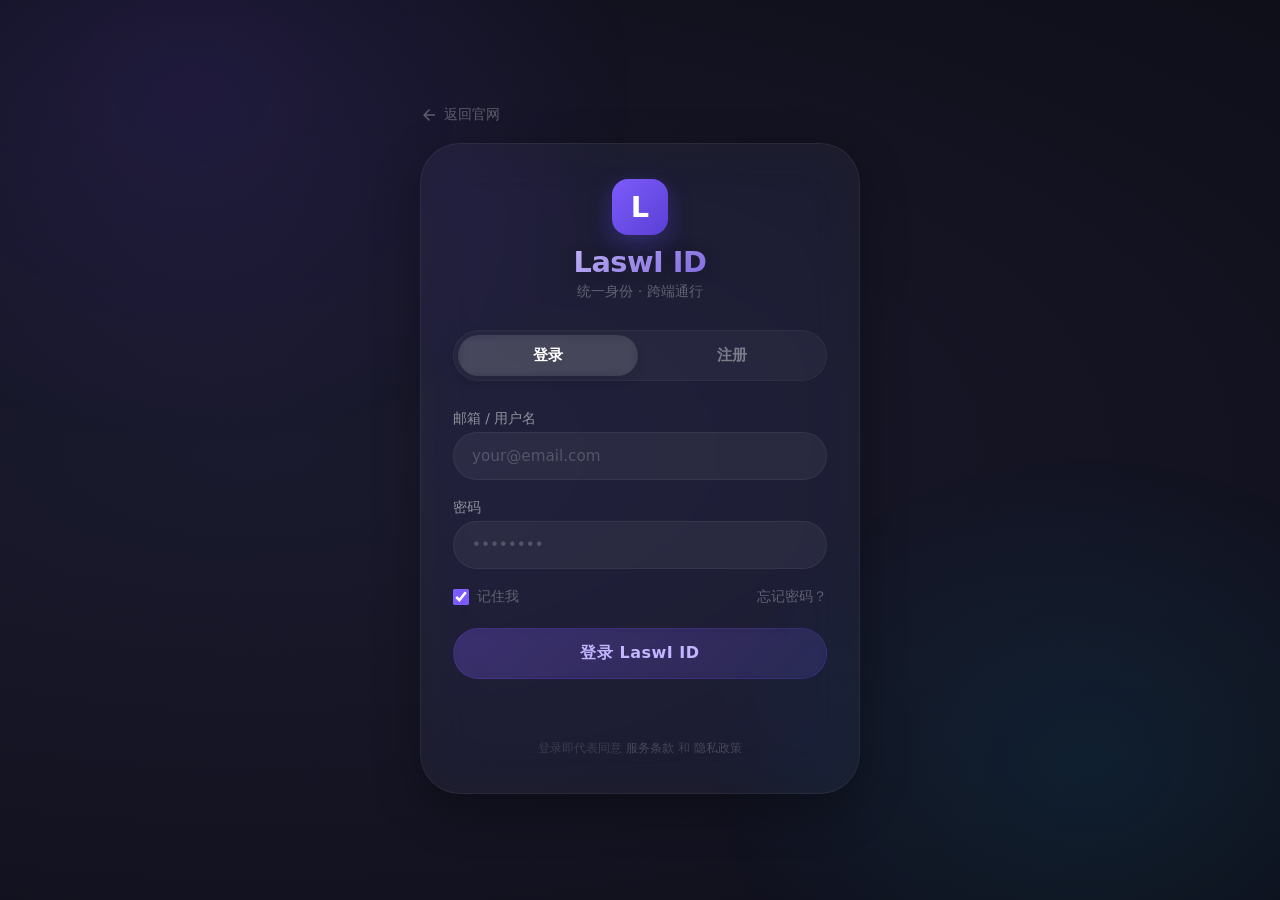
<file: id.html>
<!DOCTYPE html>
<html lang="zh-CN">
<head>
    <meta charset="UTF-8" />
    <meta name="viewport" content="width=device-width, initial-scale=1.0, viewport-fit=cover, user-scalable=no" />
    <title>LaswI ID · 登录 / 注册</title>
    <style>
        /* ============================================================
                   全局重置 & 毛玻璃基础（与 hayui.html 一致）
                   ============================================================ */
        * {
            margin: 0;
            padding: 0;
            box-sizing: border-box;
        }

        body {
            font-family: 'Inter', system-ui, -apple-system, 'Segoe UI', 'SF Pro Text', 'PingFang SC', 'Roboto', sans-serif;
            min-height: 100vh;
            background: radial-gradient(ellipse at 20% 50%, #1a1a2e 0%, #0f0f1a 100%);
            display: flex;
            align-items: center;
            justify-content: center;
            padding: 1.5rem;
            position: relative;
            overflow-x: hidden;
        }

        /* 动态光晕背景 */
        body::before {
            content: '';
            position: fixed;
            top: -30%;
            left: -20%;
            width: 70%;
            height: 80%;
            background: radial-gradient(ellipse, rgba(120, 80, 255, 0.12) 0%, transparent 70%);
            z-index: 0;
            pointer-events: none;
            animation: glowFloat 12s ease-in-out infinite alternate;
        }
        body::after {
            content: '';
            position: fixed;
            bottom: -20%;
            right: -15%;
            width: 60%;
            height: 70%;
            background: radial-gradient(ellipse, rgba(0, 200, 255, 0.08) 0%, transparent 70%);
            z-index: 0;
            pointer-events: none;
            animation: glowFloat2 14s ease-in-out infinite alternate;
        }

        @keyframes glowFloat {
            0% {
                transform: translate(0, 0) scale(1);
            }
            100% {
                transform: translate(60px, 40px) scale(1.2);
            }
        }
        @keyframes glowFloat2 {
            0% {
                transform: translate(0, 0) scale(1);
            }
            100% {
                transform: translate(-40px, -30px) scale(1.3);
            }
        }

        /* 呼吸光晕装饰 */
        .pulse-ring {
            position: fixed;
            border-radius: 50%;
            border: 1px solid rgba(120, 80, 255, 0.03);
            pointer-events: none;
            z-index: 0;
            animation: pulseRing 8s ease-in-out infinite;
        }
        .pulse-ring.r1 {
            width: 40vw;
            height: 40vw;
            top: -10%;
            right: -10%;
            animation-delay: 0s;
        }
        .pulse-ring.r2 {
            width: 30vw;
            height: 30vw;
            bottom: -5%;
            left: -5%;
            animation-delay: 3s;
        }
        @keyframes pulseRing {
            0%,
            100% {
                transform: scale(1);
                opacity: 0.5;
            }
            50% {
                transform: scale(1.15);
                opacity: 1;
            }
        }

        /* 容器 */
        .container {
            width: 100%;
            max-width: 440px;
            position: relative;
            z-index: 1;
            margin: 0 auto;
        }

        /* 返回链接 */
        .back-link {
            display: inline-flex;
            align-items: center;
            gap: 6px;
            color: rgba(255, 255, 255, 0.3);
            text-decoration: none;
            font-size: 0.85rem;
            font-weight: 500;
            transition: 0.3s ease;
            margin-bottom: 1.2rem;
        }
        .back-link:hover {
            color: rgba(255, 255, 255, 0.6);
        }
        .back-link svg {
            width: 18px;
            height: 18px;
            fill: currentColor;
        }

        /* 毛玻璃卡片 */
        .glass-card {
            background: rgba(255, 255, 255, 0.04);
            backdrop-filter: blur(24px) saturate(1.5);
            -webkit-backdrop-filter: blur(24px) saturate(1.5);
            border: 1px solid rgba(255, 255, 255, 0.06);
            border-radius: 40px;
            padding: 2.2rem 2rem;
            box-shadow: 0 16px 48px rgba(0, 0, 0, 0.3);
            transition: transform 0.3s ease, box-shadow 0.3s ease;
        }
        .glass-card:hover {
            transform: translateY(-3px);
            box-shadow: 0 24px 64px rgba(0, 0, 0, 0.35);
        }

        /* Logo 区域 */
        .brand {
            text-align: center;
            margin-bottom: 1.8rem;
        }
        .brand .logo-icon {
            width: 56px;
            height: 56px;
            border-radius: 16px;
            background: linear-gradient(135deg, #7c5cfc, #5b3fd4);
            display: inline-flex;
            align-items: center;
            justify-content: center;
            font-size: 1.8rem;
            font-weight: 800;
            color: #fff;
            box-shadow: 0 8px 24px rgba(100, 80, 255, 0.3);
            margin-bottom: 0.6rem;
        }
        .brand h1 {
            font-size: 1.8rem;
            font-weight: 700;
            color: #fff;
            letter-spacing: -0.5px;
            text-shadow: 0 2px 20px rgba(0, 0, 0, 0.2);
        }
        .brand h1 .gradient-text {
            background: linear-gradient(135deg, #c4b5ff, #8a72f0);
            -webkit-background-clip: text;
            background-clip: text;
            color: transparent;
        }
        .brand p {
            color: rgba(255, 255, 255, 0.3);
            font-size: 0.9rem;
            margin-top: 0.2rem;
        }

        /* Tabs 切换 */
        .tabs {
            display: flex;
            gap: 4px;
            background: rgba(255, 255, 255, 0.04);
            border-radius: 60px;
            padding: 4px;
            margin-bottom: 1.8rem;
            border: 1px solid rgba(255, 255, 255, 0.04);
        }
        .tab-btn {
            flex: 1;
            padding: 10px 0;
            border: none;
            border-radius: 40px;
            background: transparent;
            color: rgba(255, 255, 255, 0.4);
            font-size: 0.95rem;
            font-weight: 600;
            cursor: pointer;
            transition: all 0.3s ease;
            font-family: inherit;
            letter-spacing: 0.5px;
        }
        .tab-btn.active {
            background: rgba(255, 255, 255, 0.08);
            backdrop-filter: blur(4px);
            color: #fff;
            box-shadow: 0 4px 12px rgba(0, 0, 0, 0.1);
        }
        .tab-btn:hover:not(.active) {
            color: rgba(255, 255, 255, 0.6);
        }

        /* 表单 */
        .form-container {
            display: block;
        }
        .form-container.hidden {
            display: none;
        }

        .form-group {
            margin-bottom: 1.2rem;
        }
        .form-group label {
            display: block;
            font-size: 0.85rem;
            font-weight: 500;
            color: rgba(255, 255, 255, 0.5);
            margin-bottom: 4px;
        }
        .input-glass {
            width: 100%;
            padding: 14px 18px;
            background: rgba(255, 255, 255, 0.05);
            border: 1px solid rgba(255, 255, 255, 0.06);
            border-radius: 40px;
            font-size: 0.95rem;
            color: #fff;
            transition: 0.25s ease;
            outline: none;
            font-family: inherit;
        }
        .input-glass::placeholder {
            color: rgba(255, 255, 255, 0.2);
        }
        .input-glass:focus {
            border-color: rgba(120, 80, 255, 0.3);
            background: rgba(255, 255, 255, 0.08);
            box-shadow: 0 0 0 4px rgba(120, 80, 255, 0.05);
        }
        .input-glass.error {
            border-color: rgba(255, 80, 80, 0.3);
            box-shadow: 0 0 0 4px rgba(255, 80, 80, 0.05);
        }
        .input-error {
            font-size: 0.75rem;
            color: rgba(255, 120, 120, 0.7);
            margin-top: 4px;
            padding-left: 12px;
            display: none;
        }
        .input-error.show {
            display: block;
        }

        /* 额外选项（记住我、忘记密码） */
        .form-extra {
            display: flex;
            justify-content: space-between;
            align-items: center;
            margin: 0.8rem 0 1.4rem;
            font-size: 0.85rem;
            color: rgba(255, 255, 255, 0.3);
        }
        .form-extra label {
            display: flex;
            align-items: center;
            gap: 8px;
            cursor: pointer;
        }
        .form-extra input[type="checkbox"] {
            accent-color: #7c5cfc;
            width: 16px;
            height: 16px;
            cursor: pointer;
        }
        .form-extra a {
            color: rgba(255, 255, 255, 0.3);
            text-decoration: none;
            transition: 0.3s;
        }
        .form-extra a:hover {
            color: rgba(255, 255, 255, 0.6);
        }

        /* 按钮 */
        .btn-glass-submit {
            width: 100%;
            padding: 14px;
            border: none;
            border-radius: 60px;
            background: linear-gradient(135deg, rgba(120, 80, 255, 0.25), rgba(80, 60, 220, 0.15));
            border: 1px solid rgba(120, 80, 255, 0.2);
            color: #c4b5ff;
            font-size: 1rem;
            font-weight: 700;
            cursor: pointer;
            transition: all 0.3s ease;
            font-family: inherit;
            letter-spacing: 0.5px;
            backdrop-filter: blur(4px);
        }
        .btn-glass-submit:hover {
            background: rgba(120, 80, 255, 0.2);
            border-color: rgba(120, 80, 255, 0.3);
            color: #fff;
            transform: translateY(-2px);
            box-shadow: 0 8px 30px rgba(0, 0, 0, 0.2);
        }
        .btn-glass-submit:active {
            transform: scale(0.98);
        }

        /* 底部协议 */
        .terms {
            text-align: center;
            margin-top: 1.2rem;
            font-size: 0.75rem;
            color: rgba(255, 255, 255, 0.15);
            line-height: 1.6;
        }
        .terms a {
            color: rgba(255, 255, 255, 0.2);
            text-decoration: none;
            transition: 0.3s;
        }
        .terms a:hover {
            color: rgba(255, 255, 255, 0.4);
        }

        /* 反馈消息 */
        .feedback {
            text-align: center;
            font-size: 0.9rem;
            color: rgba(255, 255, 255, 0.5);
            margin-top: 1rem;
            min-height: 1.5rem;
            transition: 0.3s;
        }
        .feedback.success {
            color: rgba(120, 220, 160, 0.7);
        }
        .feedback.error {
            color: rgba(255, 120, 120, 0.7);
        }

        /* ============================================================
                   响应式适配
                   ============================================================ */
        @media (max-width: 600px) {
            body {
                padding: 1rem;
            }
            .glass-card {
                padding: 1.8rem 1.2rem;
                border-radius: 32px;
            }
            .brand .logo-icon {
                width: 48px;
                height: 48px;
                font-size: 1.5rem;
            }
            .brand h1 {
                font-size: 1.5rem;
            }
            .input-glass {
                padding: 12px 16px;
                font-size: 0.9rem;
            }
            .tab-btn {
                font-size: 0.85rem;
                padding: 8px 0;
            }
            .btn-glass-submit {
                padding: 12px;
                font-size: 0.95rem;
            }
            .form-extra {
                flex-direction: column;
                gap: 6px;
                align-items: flex-start;
            }
        }

        @media (max-width: 400px) {
            .glass-card {
                padding: 1.4rem 0.8rem;
                border-radius: 28px;
            }
            .brand h1 {
                font-size: 1.3rem;
            }
            .input-glass {
                padding: 10px 14px;
                font-size: 0.85rem;
            }
            .tab-btn {
                font-size: 0.8rem;
                padding: 6px 0;
            }
            .btn-glass-submit {
                padding: 10px;
                font-size: 0.9rem;
            }
            .back-link {
                font-size: 0.75rem;
                margin-bottom: 0.8rem;
            }
        }
    </style>
</head>
<body>

    <!-- 装饰 -->
    <div class="pulse-ring r1"></div>
    <div class="pulse-ring r2"></div>

    <div class="container">
        <!-- 返回链接 -->
        <a href="index.html" class="back-link">
            <svg viewBox="0 0 24 24"><path d="M20 11H7.83l5.59-5.59L12 4l-8 8 8 8 1.41-1.41L7.83 13H20v-2z"/></svg>
            返回官网
        </a>

        <!-- 毛玻璃卡片 -->
        <div class="glass-card">
            <!-- 品牌 -->
            <div class="brand">
                <div class="logo-icon">L</div>
                <h1><span class="gradient-text">LaswI ID</span></h1>
                <p>统一身份 · 跨端通行</p>
            </div>

            <!-- Tabs -->
            <div class="tabs" role="tablist">
                <button class="tab-btn active" data-tab="login" role="tab" aria-selected="true">登录</button>
                <button class="tab-btn" data-tab="register" role="tab" aria-selected="false">注册</button>
            </div>

            <!-- 登录表单 -->
            <div id="login-form" class="form-container">
                <form id="loginForm" novalidate>
                    <div class="form-group">
                        <label for="login-email">邮箱 / 用户名</label>
                        <input type="text" id="login-email" class="input-glass" placeholder="your@email.com" required autocomplete="username" />
                        <div class="input-error" id="login-email-error">请输入有效的邮箱或用户名</div>
                    </div>
                    <div class="form-group">
                        <label for="login-password">密码</label>
                        <input type="password" id="login-password" class="input-glass" placeholder="••••••••" required autocomplete="current-password" minlength="6" />
                        <div class="input-error" id="login-password-error">密码至少 6 位</div>
                    </div>
                    <div class="form-extra">
                        <label><input type="checkbox" checked /> 记住我</label>
                        <a href="#">忘记密码？</a>
                    </div>
                    <button type="submit" class="btn-glass-submit">登录 LaswI ID</button>
                    <div class="feedback" id="login-feedback"></div>
                </form>
                <div class="terms">
                    登录即代表同意 <a href="#">服务条款</a> 和 <a href="#">隐私政策</a>
                </div>
            </div>

            <!-- 注册表单 -->
            <div id="register-form" class="form-container hidden">
                <form id="registerForm" novalidate>
                    <div class="form-group">
                        <label for="reg-username">用户名</label>
                        <input type="text" id="reg-username" class="input-glass" placeholder="例如: 小饼干" required autocomplete="username" minlength="2" maxlength="20" />
                        <div class="input-error" id="reg-username-error">用户名 2~20 个字符</div>
                    </div>
                    <div class="form-group">
                        <label for="reg-email">邮箱</label>
                        <input type="email" id="reg-email" class="input-glass" placeholder="your@email.com" required autocomplete="email" />
                        <div class="input-error" id="reg-email-error">请输入有效邮箱</div>
                    </div>
                    <div class="form-group">
                        <label for="reg-password">密码</label>
                        <input type="password" id="reg-password" class="input-glass" placeholder="至少 6 位" required autocomplete="new-password" minlength="6" />
                        <div class="input-error" id="reg-password-error">密码至少 6 位</div>
                    </div>
                    <div class="form-group">
                        <label for="reg-password-confirm">确认密码</label>
                        <input type="password" id="reg-password-confirm" class="input-glass" placeholder="再次输入密码" required autocomplete="new-password" />
                        <div class="input-error" id="reg-password-confirm-error">密码不一致</div>
                    </div>
                    <div class="form-extra">
                        <label><input type="checkbox" required /> 我同意 <a href="#" style="color:rgba(255,255,255,0.4);">服务条款</a> 和 <a href="#" style="color:rgba(255,255,255,0.4);">隐私政策</a></label>
                    </div>
                    <button type="submit" class="btn-glass-submit">注册 LaswI ID</button>
                    <div class="feedback" id="register-feedback"></div>
                </form>
                <div class="terms">
                    已有账号？ <a href="#" id="switch-to-login" style="color:rgba(255,255,255,0.3);">立即登录</a>
                </div>
            </div>
        </div>
    </div>

    <script>
        (function() {
            'use strict';

            // ============================================================
            //  Tab 切换逻辑
            // ============================================================
            const tabs = document.querySelectorAll('.tab-btn');
            const loginForm = document.getElementById('login-form');
            const registerForm = document.getElementById('register-form');

            function switchTab(tabId) {
                // 更新按钮状态
                tabs.forEach(btn => {
                    const isActive = btn.dataset.tab === tabId;
                    btn.classList.toggle('active', isActive);
                    btn.setAttribute('aria-selected', isActive);
                });

                // 切换表单显示
                loginForm.classList.toggle('hidden', tabId !== 'login');
                registerForm.classList.toggle('hidden', tabId !== 'register');

                // 清空反馈
                document.querySelectorAll('.feedback').forEach(el => {
                    el.textContent = '';
                    el.className = 'feedback';
                });
                // 清除输入错误状态
                document.querySelectorAll('.input-glass').forEach(el => el.classList.remove('error'));
                document.querySelectorAll('.input-error').forEach(el => el.classList.remove('show'));
            }

            tabs.forEach(btn => {
                btn.addEventListener('click', function() {
                    const tabId = this.dataset.tab;
                    switchTab(tabId);
                });
            });

            // 注册表单中的“已有账号？立即登录”切换
            document.getElementById('switch-to-login').addEventListener('click', function(e) {
                e.preventDefault();
                switchTab('login');
            });

            // ============================================================
            //  简单表单验证（前端演示）
            // ============================================================
            function validateField(input, errorId, condition, errorMsg) {
                const errorEl = document.getElementById(errorId);
                if (!condition) {
                    input.classList.add('error');
                    errorEl.textContent = errorMsg;
                    errorEl.classList.add('show');
                    return false;
                } else {
                    input.classList.remove('error');
                    errorEl.classList.remove('show');
                    return true;
                }
            }

            // 登录表单
            document.getElementById('loginForm').addEventListener('submit', function(e) {
                e.preventDefault();
                const email = document.getElementById('login-email');
                const password = document.getElementById('login-password');
                const feedback = document.getElementById('login-feedback');

                const isEmailValid = validateField(email, 'login-email-error',
                    email.value.trim().length > 0 && (email.value.includes('@') || email.value.trim().length >= 2),
                    '请输入有效的邮箱或用户名（至少2个字符）'
                );
                const isPassValid = validateField(password, 'login-password-error',
                    password.value.length >= 6,
                    '密码至少 6 位'
                );

                if (isEmailValid && isPassValid) {
                    feedback.textContent = '✅ 登录成功（演示）';
                    feedback.className = 'feedback success';
                    // 实际应跳转到控制台或主页
                    // window.location.href = '/dashboard';
                } else {
                    feedback.textContent = '❌ 请修正表单错误';
                    feedback.className = 'feedback error';
                }
            });

            // 注册表单
            document.getElementById('registerForm').addEventListener('submit', function(e) {
                e.preventDefault();
                const username = document.getElementById('reg-username');
                const email = document.getElementById('reg-email');
                const password = document.getElementById('reg-password');
                const confirm = document.getElementById('reg-password-confirm');
                const feedback = document.getElementById('register-feedback');

                const isUsernameValid = validateField(username, 'reg-username-error',
                    username.value.trim().length >= 2 && username.value.trim().length <= 20,
                    '用户名 2~20 个字符'
                );
                const isEmailValid = validateField(email, 'reg-email-error',
                    email.value.trim().length > 0 && email.value.includes('@') && email.value.includes('.'),
                    '请输入有效邮箱'
                );
                const isPassValid = validateField(password, 'reg-password-error',
                    password.value.length >= 6,
                    '密码至少 6 位'
                );
                const isConfirmValid = validateField(confirm, 'reg-password-confirm-error',
                    confirm.value === password.value && confirm.value.length > 0,
                    '密码不一致'
                );

                // 额外检查同意条款（复选框）
                const termsCheck = document.querySelector('#registerForm input[type="checkbox"]');
                if (!termsCheck.checked) {
                    feedback.textContent = '❌ 请先同意服务条款和隐私政策';
                    feedback.className = 'feedback error';
                    return;
                }

                if (isUsernameValid && isEmailValid && isPassValid && isConfirmValid) {
                    feedback.textContent = '✅ 注册成功（演示）';
                    feedback.className = 'feedback success';
                    // 可自动切换到登录
                    setTimeout(() => switchTab('login'), 1500);
                } else {
                    feedback.textContent = '❌ 请修正表单错误';
                    feedback.className = 'feedback error';
                }
            });

            // 输入时清除错误状态
            document.querySelectorAll('.input-glass').forEach(input => {
                input.addEventListener('input', function() {
                    this.classList.remove('error');
                    const errorEl = this.parentElement.querySelector('.input-error');
                    if (errorEl) errorEl.classList.remove('show');
                });
            });

            // 如果 URL 有 ?register 参数，自动切换到注册
            if (window.location.search.includes('register')) {
                switchTab('register');
            }

            console.log('🔐 LaswI ID 登录/注册页面已加载');
            console.log('📱 响应式设计，支持手机/平板/电脑');

        })();
    </script>
</body>
</html>
</file>
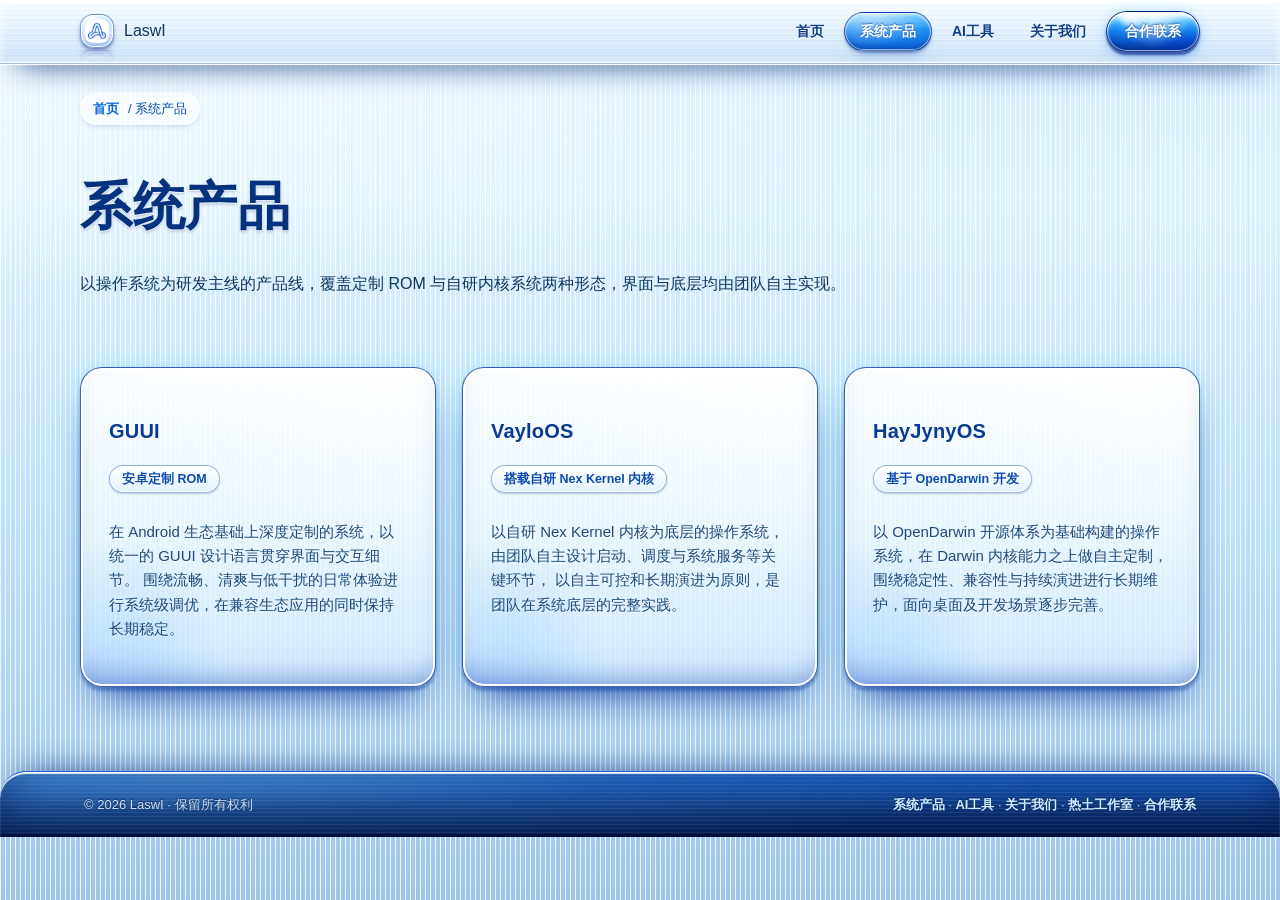
<file: os.html>
<!DOCTYPE html>
<html lang="zh-CN">
<head>
  <meta charset="UTF-8" />
  <meta name="viewport" content="width=device-width, initial-scale=1.0" />
  <meta name="description" content="LaswI 系统产品：GUUI 定制安卓 ROM、搭载 Nex Kernel 自研内核的 VayloOS。" />
  <title>系统产品 · LaswI</title>
  <link rel="stylesheet" href="assets/css/style.css" />
</head>
<body>

  <nav class="nav">
    <div class="container nav-inner">
      <a class="brand" href="index.html">
        <img class="brand-logo" src="assets/laswi-studio-logo.png" alt="LaswI 标志" />
        LaswI
      </a>
      <div class="nav-links">
        <a href="index.html">首页</a>
        <a class="active" href="os.html">系统产品</a>
        <a href="https://xiaosongai.top" target="_blank" rel="noopener">AI工具</a>
        <a href="about.html">关于我们</a>
        <a class="nav-cta btn-mail" href="mailto:3199704668@qq.com">合作联系</a>
      </div>
    </div>
  </nav>

  <header class="page-hero">
    <div class="container">
      <div class="crumbs"><a href="index.html">首页</a> / 系统产品</div>
      <h1>系统产品</h1>
      <p>以操作系统为研发主线的产品线，覆盖定制 ROM 与自研内核系统两种形态，界面与底层均由团队自主实现。</p>
    </div>
  </header>

  <section class="section">
    <div class="container">
      <div class="grid-3">

        <article class="feature-card">
          <h3>GUUI</h3>
          <p class="sub">安卓定制 ROM</p>
          <p class="desc">
            在 Android 生态基础上深度定制的系统，以统一的 GUUI 设计语言贯穿界面与交互细节。
            围绕流畅、清爽与低干扰的日常体验进行系统级调优，在兼容生态应用的同时保持长期稳定。
          </p>
        </article>

        <article class="feature-card">
          <h3>VayloOS</h3>
          <p class="sub">搭载自研 Nex Kernel 内核</p>
          <p class="desc">
            以自研 Nex Kernel 内核为底层的操作系统，由团队自主设计启动、调度与系统服务等关键环节，
            以自主可控和长期演进为原则，是团队在系统底层的完整实践。
          </p>
        </article>

        <article class="feature-card">
          <h3>HayJynyOS</h3>
          <p class="sub">基于 OpenDarwin 开发</p>
          <p class="desc">
            以 OpenDarwin 开源体系为基础构建的操作系统，在 Darwin 内核能力之上做自主定制，
            围绕稳定性、兼容性与持续演进进行长期维护，面向桌面及开发场景逐步完善。
          </p>
        </article>

      </div>
    </div>
  </section>

  <footer class="footer">
    <div class="container footer-inner">
      <span>© 2026 LaswI · 保留所有权利</span>
      <span>
        <a href="os.html">系统产品</a> · <a href="https://xiaosongai.top" target="_blank" rel="noopener">AI工具</a> · <a href="about.html">关于我们</a> · <a href="https://rtstu.com" target="_blank" rel="noopener">热土工作室</a> · <a href="mailto:3199704668@qq.com">合作联系</a>
      </span>
    </div>
  </footer>

</body>
</html>
</file>
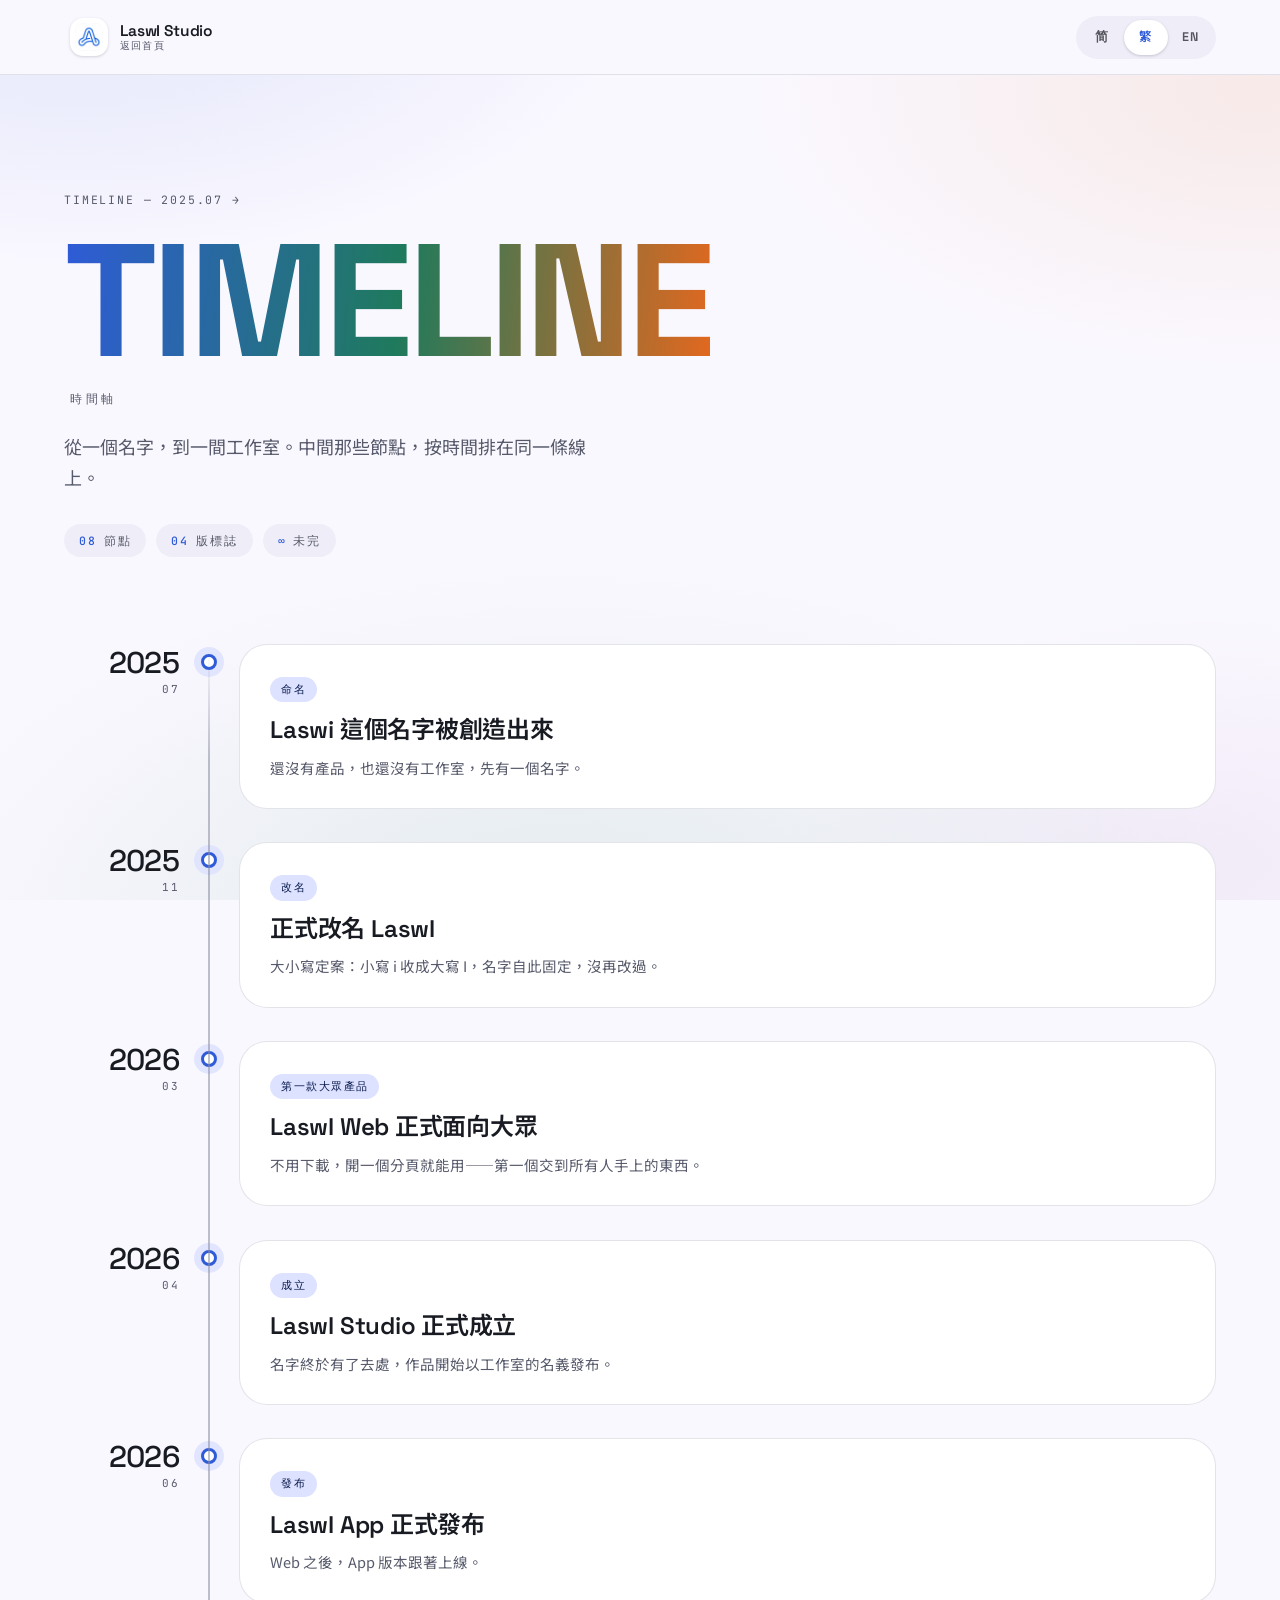
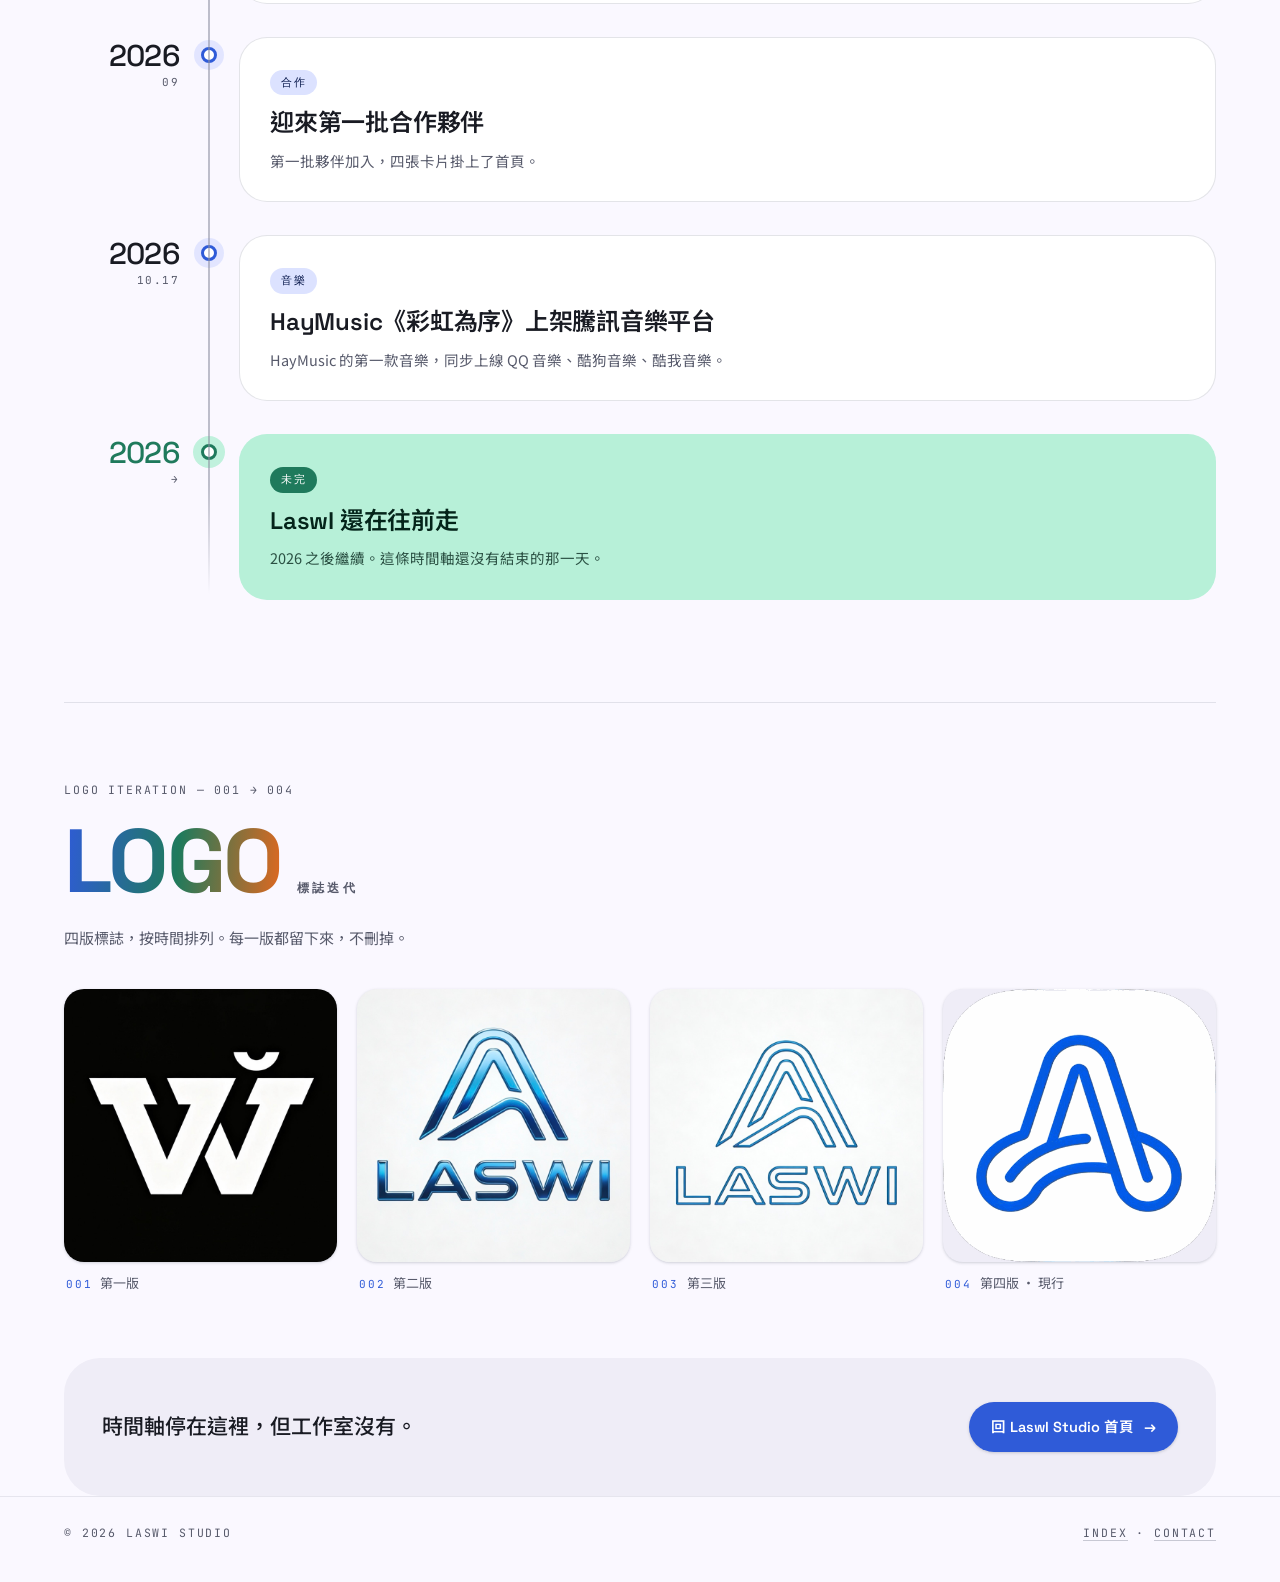
<file: timeline.html>
<!DOCTYPE html>
<html lang="zh-Hant" data-lang="zh-TW">
<head>
<meta charset="utf-8">
<meta name="viewport" content="width=device-width, initial-scale=1, viewport-fit=cover">
<title>LaswI Studio — 時間軸 · Timeline</title>
<meta name="description" content="LaswI Studio 時間軸：2025 年 7 月命名、2026 年成立與發布、10 月 17 日《彩虹為序》上架騰訊音樂，以及 001–004 四版標誌迭代。">
<meta name="theme-color" content="#FAF8FF">
<link rel="icon" href="media/logo-004.png">

<link rel="preconnect" href="https://fonts.googleapis.com">
<link rel="preconnect" href="https://fonts.gstatic.com" crossorigin>
<link href="https://fonts.googleapis.com/css2?family=Space+Grotesk:wght@400;500;600;700&family=Noto+Sans+TC:wght@300;400;500;700&family=JetBrains+Mono:wght@400;500&family=Noto+Serif+TC:wght@500&display=swap" rel="stylesheet">

<link rel="stylesheet" href="style.css">
<link rel="stylesheet" href="timeline.css">
</head>
<body class="page-timeline">

<a class="skip-link" href="#timeline">跳至時間軸</a>

<!-- ═══════════════════ 頁頭：返回首頁 + 語言切換 ═══════════════════ -->
<header class="tl-head">
  <div class="tl-head__inner">
    <a class="tl-brand" href="index.html" aria-label="返回 LaswI Studio 首頁">
      <span class="tl-brand__mark">
        <img src="media/logo-004.png" alt="LaswI 標誌" width="480" height="480">
      </span>
      <span class="tl-brand__text">
        <b>LaswI Studio</b>
        <i class="mono" data-i18n="tl.back">返回首頁</i>
      </span>
    </a>

    <div class="seg" id="langSeg" role="group" aria-label="語言 / Language">
      <span class="seg__thumb" aria-hidden="true"></span>
      <button class="seg__btn" type="button" data-lang="zh-CN" aria-pressed="false">简</button>
      <button class="seg__btn is-active" type="button" data-lang="zh-TW" aria-pressed="true">繁</button>
      <button class="seg__btn" type="button" data-lang="en" aria-pressed="false">EN</button>
    </div>
  </div>
</header>

<main class="tl-main">

  <!-- ═══════════════════ 首屏 ═══════════════════ -->
  <section class="tl-hero">
    <p class="kicker mono" data-i18n="tl.kicker">TIMELINE — 2025.07 →</p>
    <h1 class="tl-hero__title"><span class="hollow">TIMELINE</span></h1>
    <p class="tl-hero__sub mono" data-i18n="tl.sub">時間軸</p>
    <p class="tl-hero__lead" data-i18n="tl.lead">從一個名字，到一間工作室。中間那些節點，按時間排在同一條線上。</p>
    <ul class="tl-hero__meta mono">
      <li><span class="tl-hero__num">08</span> <span data-i18n="tl.meta1">節點</span></li>
      <li><span class="tl-hero__num">04</span> <span data-i18n="tl.meta2">版標誌</span></li>
      <li><span class="tl-hero__num">∞</span> <span data-i18n="tl.meta3">未完</span></li>
    </ul>
  </section>

  <!-- ═══════════════════ 時間軸本體 ═══════════════════ -->
  <section class="tl-track" id="timeline" aria-labelledby="tlTrackTitle">
    <h2 class="tl-sr" id="tlTrackTitle" data-i18n="tl.sub">時間軸</h2>

    <ol class="tl-list">

      <li class="tl-item reveal" style="--d:0">
        <div class="tl-when">
          <span class="tl-when__year">2025</span>
          <span class="tl-when__mon mono">07</span>
        </div>
        <span class="tl-dot" aria-hidden="true"></span>
        <div class="tl-card">
          <span class="tl-card__tag mono" data-i18n="t1.tag">命名</span>
          <h3 class="tl-card__title" data-i18n="t1.title">Laswi 這個名字被創造出來</h3>
          <p class="tl-card__desc" data-i18n="t1.desc">還沒有產品，也還沒有工作室，先有一個名字。</p>
        </div>
      </li>

      <li class="tl-item reveal" style="--d:1">
        <div class="tl-when">
          <span class="tl-when__year">2025</span>
          <span class="tl-when__mon mono">11</span>
        </div>
        <span class="tl-dot" aria-hidden="true"></span>
        <div class="tl-card">
          <span class="tl-card__tag mono" data-i18n="t2.tag">改名</span>
          <h3 class="tl-card__title" data-i18n="t2.title">正式改名 LaswI</h3>
          <p class="tl-card__desc" data-i18n="t2.desc">大小寫定案：小寫 i 收成大寫 I，名字自此固定，沒再改過。</p>
        </div>
      </li>

      <li class="tl-item reveal" style="--d:2">
        <div class="tl-when">
          <span class="tl-when__year">2026</span>
          <span class="tl-when__mon mono">03</span>
        </div>
        <span class="tl-dot" aria-hidden="true"></span>
        <div class="tl-card">
          <span class="tl-card__tag mono" data-i18n="t3.tag">第一款大眾產品</span>
          <h3 class="tl-card__title" data-i18n="t3.title">LaswI Web 正式面向大眾</h3>
          <p class="tl-card__desc" data-i18n="t3.desc">不用下載，開一個分頁就能用——第一個交到所有人手上的東西。</p>
        </div>
      </li>

      <li class="tl-item reveal" style="--d:3">
        <div class="tl-when">
          <span class="tl-when__year">2026</span>
          <span class="tl-when__mon mono">04</span>
        </div>
        <span class="tl-dot" aria-hidden="true"></span>
        <div class="tl-card">
          <span class="tl-card__tag mono" data-i18n="t4.tag">成立</span>
          <h3 class="tl-card__title" data-i18n="t4.title">LaswI Studio 正式成立</h3>
          <p class="tl-card__desc" data-i18n="t4.desc">名字終於有了去處，作品開始以工作室的名義發布。</p>
        </div>
      </li>

      <li class="tl-item reveal" style="--d:0">
        <div class="tl-when">
          <span class="tl-when__year">2026</span>
          <span class="tl-when__mon mono">06</span>
        </div>
        <span class="tl-dot" aria-hidden="true"></span>
        <div class="tl-card">
          <span class="tl-card__tag mono" data-i18n="t5.tag">發布</span>
          <h3 class="tl-card__title" data-i18n="t5.title">LaswI App 正式發布</h3>
          <p class="tl-card__desc" data-i18n="t5.desc">Web 之後，App 版本跟著上線。</p>
        </div>
      </li>

      <li class="tl-item reveal" style="--d:1">
        <div class="tl-when">
          <span class="tl-when__year">2026</span>
          <span class="tl-when__mon mono">09</span>
        </div>
        <span class="tl-dot" aria-hidden="true"></span>
        <div class="tl-card">
          <span class="tl-card__tag mono" data-i18n="t6.tag">合作</span>
          <h3 class="tl-card__title" data-i18n="t6.title">迎來第一批合作夥伴</h3>
          <p class="tl-card__desc" data-i18n="t6.desc">第一批夥伴加入，四張卡片掛上了首頁。</p>
        </div>
      </li>

      <li class="tl-item reveal" style="--d:2">
        <div class="tl-when">
          <span class="tl-when__year">2026</span>
          <span class="tl-when__mon mono">10.17</span>
        </div>
        <span class="tl-dot" aria-hidden="true"></span>
        <div class="tl-card">
          <span class="tl-card__tag mono" data-i18n="t7.tag">音樂</span>
          <h3 class="tl-card__title" data-i18n="t7.title">HayMusic《彩虹為序》上架騰訊音樂平台</h3>
          <p class="tl-card__desc" data-i18n="t7.desc">HayMusic 的第一款音樂，同步上線 QQ 音樂、酷狗音樂、酷我音樂。</p>
        </div>
      </li>

      <li class="tl-item tl-item--now reveal" style="--d:3">
        <div class="tl-when">
          <span class="tl-when__year">2026</span>
          <span class="tl-when__mon mono">→</span>
        </div>
        <span class="tl-dot" aria-hidden="true"></span>
        <div class="tl-card">
          <span class="tl-card__tag mono" data-i18n="t8.tag">未完</span>
          <h3 class="tl-card__title" data-i18n="t8.title">LaswI 還在往前走</h3>
          <p class="tl-card__desc" data-i18n="t8.desc">2026 之後繼續。這條時間軸還沒有結束的那一天。</p>
        </div>
      </li>

    </ol>
  </section>

  <!-- ═══════════════════ 標誌迭代 001 → 004 ═══════════════════ -->
  <section class="tl-logos" id="logos" aria-labelledby="tlLogosTitle">
    <header class="tl-logos__head">
      <p class="kicker mono" data-i18n="lg.kicker">LOGO ITERATION — 001 → 004</p>
      <h2 class="tl-logos__title">
        <span class="hollow">LOGO</span>
        <span class="tl-logos__sub mono" id="tlLogosTitle" data-i18n="lg.sub">標誌迭代</span>
      </h2>
      <p class="tl-logos__lead" data-i18n="lg.lead">四版標誌，按時間排列。每一版都留下來，不刪掉。</p>
    </header>

    <ol class="lg-grid">
      <li class="lg-item reveal" style="--d:0">
        <figure>
          <img src="media/logo-001.jpg" alt="LaswI 標誌 001 版" width="760" height="760" loading="lazy">
        </figure>
        <p class="lg-cap">
          <span class="mono">001</span>
          <span data-i18n="lg.cap1">第一版</span>
        </p>
      </li>
      <li class="lg-item reveal" style="--d:1">
        <figure>
          <img src="media/logo-002.jpg" alt="LaswI 標誌 002 版" width="760" height="760" loading="lazy">
        </figure>
        <p class="lg-cap">
          <span class="mono">002</span>
          <span data-i18n="lg.cap2">第二版</span>
        </p>
      </li>
      <li class="lg-item reveal" style="--d:2">
        <figure>
          <img src="media/logo-003.jpg" alt="LaswI 標誌 003 版" width="760" height="760" loading="lazy">
        </figure>
        <p class="lg-cap">
          <span class="mono">003</span>
          <span data-i18n="lg.cap3">第三版</span>
        </p>
      </li>
      <li class="lg-item reveal" style="--d:3">
        <figure>
          <img src="media/logo-004.png" alt="LaswI 標誌 004 版" width="480" height="480" loading="lazy">
        </figure>
        <p class="lg-cap">
          <span class="mono">004</span>
          <span data-i18n="lg.cap4">第四版 · 現行</span>
        </p>
      </li>
    </ol>
  </section>

  <!-- ═══════════════════ 收尾 ═══════════════════ -->
  <section class="tl-outro">
    <p class="tl-outro__text" data-i18n="tl.outro">時間軸停在這一步，但工作室沒有。</p>
    <a class="tl-cta" href="index.html">
      <span data-i18n="tl.cta">回 LaswI Studio 首頁</span>
      <span class="tl-cta__arrow" aria-hidden="true">→</span>
    </a>
  </section>

</main>

<footer class="tl-foot">
  <p class="mono">© 2026 LaswI Studio</p>
  <p class="mono"><a href="index.html">INDEX</a> · <a href="index.html#contact">CONTACT</a></p>
</footer>

<script src="timeline.js"></script>
</body>
</html>
</file>
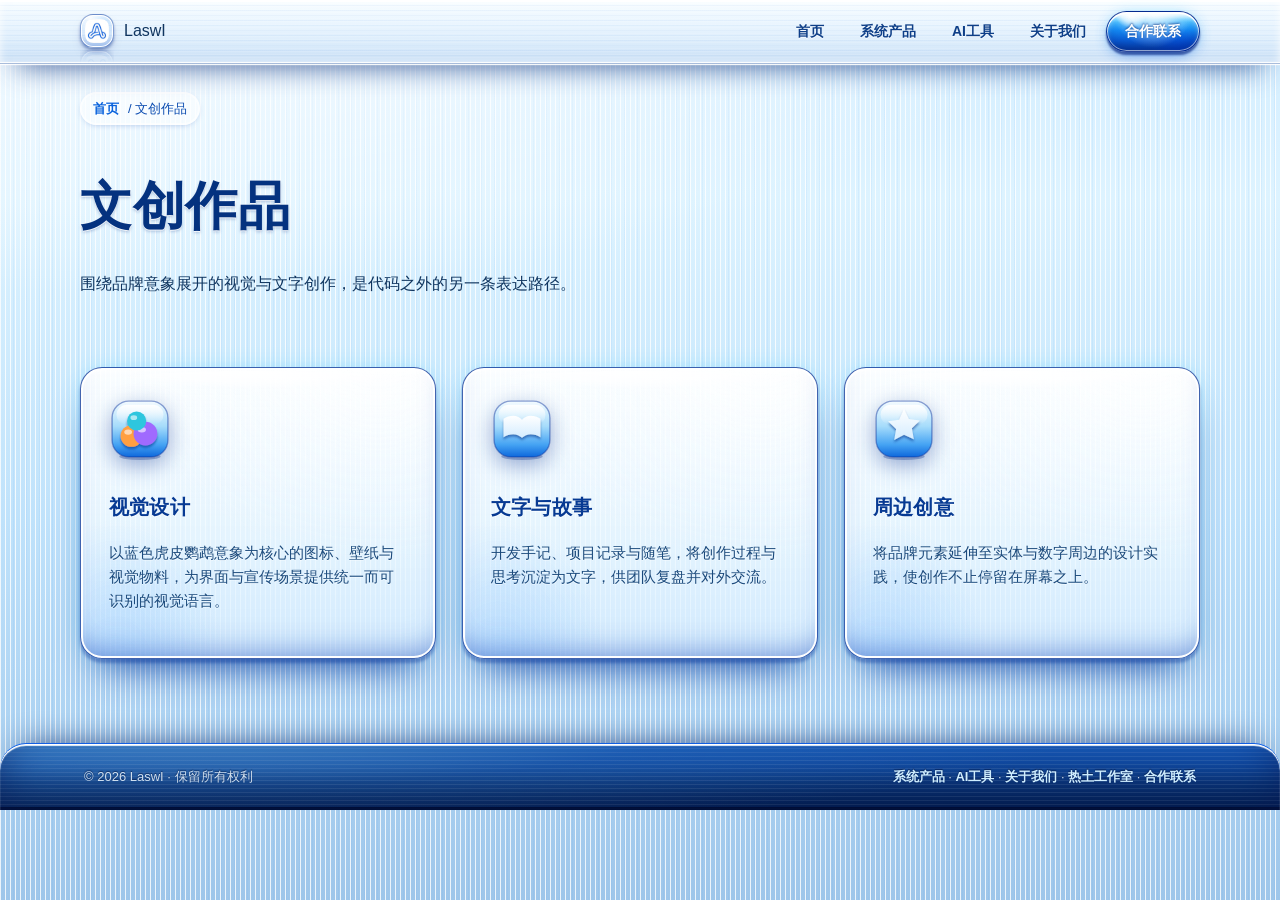
<file: works.html>
<!DOCTYPE html>
<html lang="zh-CN">
<head>
  <meta charset="UTF-8" />
  <meta name="viewport" content="width=device-width, initial-scale=1.0" />
  <meta name="description" content="LaswI 文创作品：围绕品牌意象展开的视觉、文字与周边创作。" />
  <title>文创作品 · LaswI</title>
  <link rel="stylesheet" href="assets/css/style.css" />
</head>
<body>

  <nav class="nav">
    <div class="container nav-inner">
      <a class="brand" href="index.html">
        <img class="brand-logo" src="assets/laswi-studio-logo.png" alt="LaswI 标志" />
        LaswI
      </a>
      <div class="nav-links">
        <a href="index.html">首页</a>
        <a href="os.html">系统产品</a>
        <a href="https://xiaosongai.top" target="_blank" rel="noopener">AI工具</a>
        <a href="about.html">关于我们</a>
        <a class="nav-cta btn-mail" href="mailto:3199704668@qq.com">合作联系</a>
      </div>
    </div>
  </nav>

  <header class="page-hero">
    <div class="container">
      <div class="crumbs"><a href="index.html">首页</a> / 文创作品</div>
      <h1>文创作品</h1>
      <p>围绕品牌意象展开的视觉与文字创作，是代码之外的另一条表达路径。</p>
    </div>
  </header>

  <section class="section">
    <div class="container">
      <div class="grid-3">

        <article class="card">
          <span class="card-icon">
            <svg width="30" height="30" viewBox="0 0 48 48" xmlns="http://www.w3.org/2000/svg">
              <defs>
                <linearGradient id="bgworks1" x1="0" y1="0" x2="0" y2="1">
                  <stop offset="0" stop-color="#f4fbff"/>
                  <stop offset="0.45" stop-color="#a6dcfb"/>
                  <stop offset="0.78" stop-color="#45a3f3"/>
                  <stop offset="1" stop-color="#0e68dc"/>
                </linearGradient>
                <linearGradient id="glworks1" x1="0" y1="0" x2="0" y2="1">
                  <stop offset="0" stop-color="#ffffff" stop-opacity="0.95"/>
                  <stop offset="1" stop-color="#ffffff" stop-opacity="0"/>
                </linearGradient>
                <linearGradient id="syworks1" x1="0" y1="0" x2="0" y2="1">
                  <stop offset="0" stop-color="#ffffff"/>
                  <stop offset="1" stop-color="#d3ecff"/>
                </linearGradient>
                <linearGradient id="inworks1" x1="0" y1="0" x2="0" y2="1">
                  <stop offset="0" stop-color="#69bcff"/>
                  <stop offset="1" stop-color="#0a3f9e"/>
                </linearGradient>
                <filter id="shworks1" x="-40%" y="-40%" width="180%" height="180%">
                  <feDropShadow dx="0" dy="1.8" stdDeviation="0.7" flood-color="#04318a" flood-opacity="0.55"/>
                </filter>
                <clipPath id="cwworks1"><rect x="8.6" y="10.6" width="30.8" height="26.8" rx="5"/></clipPath>
              </defs>
              <ellipse cx="24" cy="45.3" rx="16" ry="2.7" fill="rgba(4,40,128,0.30)"/>
              <rect x="2.4" y="2.4" width="43.2" height="43.2" rx="13" fill="url(#bgworks1)" stroke="rgba(9,52,158,0.45)" stroke-width="1.1"/>
              <rect x="5.8" y="5.2" width="36.4" height="15.4" rx="7.7" fill="url(#glworks1)"/>
              <g filter="url(#shworks1)"><circle cx="17.4" cy="29.4" r="8.4" fill="#ff9f43"/><ellipse cx="14.8" cy="26.4" rx="3" ry="2" fill="#fff" opacity="0.6"/>
      <circle cx="28.2" cy="27.6" r="9.2" fill="#a06bff"/><ellipse cx="25.4" cy="24.6" rx="3.2" ry="2.1" fill="#fff" opacity="0.6"/>
      <circle cx="21.4" cy="17.8" r="7.4" fill="#2fc6de"/><ellipse cx="19.2" cy="15.2" rx="2.6" ry="1.8" fill="#fff" opacity="0.6"/></g>
            </svg>
          </span>
          <h3>视觉设计</h3>
          <p class="desc">以蓝色虎皮鹦鹉意象为核心的图标、壁纸与视觉物料，为界面与宣传场景提供统一而可识别的视觉语言。</p>
        </article>

        <article class="card">
          <span class="card-icon">
            <svg width="30" height="30" viewBox="0 0 48 48" xmlns="http://www.w3.org/2000/svg">
              <defs>
                <linearGradient id="bgworks2" x1="0" y1="0" x2="0" y2="1">
                  <stop offset="0" stop-color="#f4fbff"/>
                  <stop offset="0.45" stop-color="#a6dcfb"/>
                  <stop offset="0.78" stop-color="#45a3f3"/>
                  <stop offset="1" stop-color="#0e68dc"/>
                </linearGradient>
                <linearGradient id="glworks2" x1="0" y1="0" x2="0" y2="1">
                  <stop offset="0" stop-color="#ffffff" stop-opacity="0.95"/>
                  <stop offset="1" stop-color="#ffffff" stop-opacity="0"/>
                </linearGradient>
                <linearGradient id="syworks2" x1="0" y1="0" x2="0" y2="1">
                  <stop offset="0" stop-color="#ffffff"/>
                  <stop offset="1" stop-color="#d3ecff"/>
                </linearGradient>
                <linearGradient id="inworks2" x1="0" y1="0" x2="0" y2="1">
                  <stop offset="0" stop-color="#69bcff"/>
                  <stop offset="1" stop-color="#0a3f9e"/>
                </linearGradient>
                <filter id="shworks2" x="-40%" y="-40%" width="180%" height="180%">
                  <feDropShadow dx="0" dy="1.8" stdDeviation="0.7" flood-color="#04318a" flood-opacity="0.55"/>
                </filter>
                <clipPath id="cwworks2"><rect x="8.6" y="10.6" width="30.8" height="26.8" rx="5"/></clipPath>
              </defs>
              <ellipse cx="24" cy="45.3" rx="16" ry="2.7" fill="rgba(4,40,128,0.30)"/>
              <rect x="2.4" y="2.4" width="43.2" height="43.2" rx="13" fill="url(#bgworks2)" stroke="rgba(9,52,158,0.45)" stroke-width="1.1"/>
              <rect x="5.8" y="5.2" width="36.4" height="15.4" rx="7.7" fill="url(#glworks2)"/>
              <g filter="url(#shworks2)"><path d="M24 30.8c-1.7-1.5-4.2-2.7-6.8-2.7-2.6 0-5.4.9-7.5 2.3v-14.4c2.1-1.4 4.9-2.3 7.5-2.3 2.9 0 5.5 1.5 6.8 3.2v13.9z" fill="url(#syworks2)"/>
      <path d="M24 30.8V16.9c1.3-1.7 3.9-3.2 6.8-3.2 2.6 0 5.4.9 7.5 2.3v14.4c-2.1-1.4-4.9-2.3-7.5-2.3-2.6 0-5.1 1.2-6.8 2.7z" fill="url(#syworks2)"/></g>
            </svg>
          </span>
          <h3>文字与故事</h3>
          <p class="desc">开发手记、项目记录与随笔，将创作过程与思考沉淀为文字，供团队复盘并对外交流。</p>
        </article>

        <article class="card">
          <span class="card-icon">
            <svg width="30" height="30" viewBox="0 0 48 48" xmlns="http://www.w3.org/2000/svg">
              <defs>
                <linearGradient id="bgworks3" x1="0" y1="0" x2="0" y2="1">
                  <stop offset="0" stop-color="#f4fbff"/>
                  <stop offset="0.45" stop-color="#a6dcfb"/>
                  <stop offset="0.78" stop-color="#45a3f3"/>
                  <stop offset="1" stop-color="#0e68dc"/>
                </linearGradient>
                <linearGradient id="glworks3" x1="0" y1="0" x2="0" y2="1">
                  <stop offset="0" stop-color="#ffffff" stop-opacity="0.95"/>
                  <stop offset="1" stop-color="#ffffff" stop-opacity="0"/>
                </linearGradient>
                <linearGradient id="syworks3" x1="0" y1="0" x2="0" y2="1">
                  <stop offset="0" stop-color="#ffffff"/>
                  <stop offset="1" stop-color="#d3ecff"/>
                </linearGradient>
                <linearGradient id="inworks3" x1="0" y1="0" x2="0" y2="1">
                  <stop offset="0" stop-color="#69bcff"/>
                  <stop offset="1" stop-color="#0a3f9e"/>
                </linearGradient>
                <filter id="shworks3" x="-40%" y="-40%" width="180%" height="180%">
                  <feDropShadow dx="0" dy="1.8" stdDeviation="0.7" flood-color="#04318a" flood-opacity="0.55"/>
                </filter>
                <clipPath id="cwworks3"><rect x="8.6" y="10.6" width="30.8" height="26.8" rx="5"/></clipPath>
              </defs>
              <ellipse cx="24" cy="45.3" rx="16" ry="2.7" fill="rgba(4,40,128,0.30)"/>
              <rect x="2.4" y="2.4" width="43.2" height="43.2" rx="13" fill="url(#bgworks3)" stroke="rgba(9,52,158,0.45)" stroke-width="1.1"/>
              <rect x="5.8" y="5.2" width="36.4" height="15.4" rx="7.7" fill="url(#glworks3)"/>
              <g filter="url(#shworks3)"><path d="M24 8.6l3.8 7.7 8.5 1.2-6.2 6 1.5 8.5L24 28.5l-7.6 4l1.5-8.5-6.2-6 8.5-1.2z" fill="url(#syworks3)"/></g>
            </svg>
          </span>
          <h3>周边创意</h3>
          <p class="desc">将品牌元素延伸至实体与数字周边的设计实践，使创作不止停留在屏幕之上。</p>
        </article>

      </div>
    </div>
  </section>

  <footer class="footer">
    <div class="container footer-inner">
      <span>© 2026 LaswI · 保留所有权利</span>
      <span>
        <a href="os.html">系统产品</a> · <a href="https://xiaosongai.top" target="_blank" rel="noopener">AI工具</a> · <a href="about.html">关于我们</a> · <a href="https://rtstu.com" target="_blank" rel="noopener">热土工作室</a> · <a href="mailto:3199704668@qq.com">合作联系</a>
      </span>
    </div>
  </footer>

</body>
</html>
</file>
<file: assets/css/style.css>
/* ============================================================
   LaswI Official Website — Aqua "Candy Jelly" Theme (v2)
   仅此一份全局样式，6 页共用。纯 CSS 拟物，无图片贴图。
   唯一主光源：左上。高饱和 Aqua 蓝 / 青 / 白。
   类契约与响应式断点保持不变，HTML 零改动。
   ============================================================ */

/* ---------- 基础 ---------- */
:root {
  --aqua-ink: #07398f;
  --aqua-ink-deep: #03285f;
  --aqua-deep: #0a4bb0;
  --aqua-mid: #1683e8;
  --aqua-bright: #3fb6ff;
  --aqua-cyan: #9be8ff;
  --aqua-white: #ffffff;
  --glass-high: rgba(255, 255, 255, 0.92);
  --glass-mid: rgba(255, 255, 255, 0.55);
  --navy-glass-a: rgba(255, 255, 255, 0.12);
}

* { box-sizing: border-box; }

html { -webkit-text-size-adjust: 100%; }

body {
  margin: 0;
  font-family: -apple-system, BlinkMacSystemFont, "SF Pro Text", "PingFang SC",
    "Hiragino Sans GB", "Microsoft YaHei", "Segoe UI", sans-serif;
  color: #10355f;
  background-color: #bfe2f9;
  background-image:
    radial-gradient(120% 70% at 12% -12%, rgba(255, 255, 255, 0.95) 0%, rgba(255, 255, 255, 0.35) 42%, rgba(255, 255, 255, 0) 68%),
    repeating-linear-gradient(90deg, rgba(255, 255, 255, 0.65) 0px, rgba(255, 255, 255, 0.65) 1px, rgba(255, 255, 255, 0) 1px, rgba(255, 255, 255, 0) 4px),
    repeating-linear-gradient(90deg, rgba(70, 140, 225, 0.05) 0px, rgba(70, 140, 225, 0.05) 1px, rgba(70, 140, 225, 0) 1px, rgba(70, 140, 225, 0) 12px),
    linear-gradient(180deg, #cdeaff 0%, #d6f0fd 24%, #bcddf6 62%, #a8c9ea 100%);
  background-attachment: fixed;
  line-height: 1.62;
  -webkit-font-smoothing: antialiased;
}

img { max-width: 100%; }
a { color: inherit; text-decoration: none; }

/* 湿润半透明滚动条 */
::-webkit-scrollbar { width: 12px; height: 12px; }
::-webkit-scrollbar-track {
  background: linear-gradient(180deg, rgba(160, 205, 245, 0.5), rgba(230, 245, 255, 0.5));
  box-shadow: inset 0 0 0 1px rgba(8, 60, 150, 0.12);
}
::-webkit-scrollbar-thumb {
  border: 2px solid rgba(255, 255, 255, 0.7);
  border-radius: 999px;
  background:
    radial-gradient(120% 160% at 24% 8%, rgba(255, 255, 255, 0.98) 0%, rgba(255, 255, 255, 0.45) 32%, rgba(255, 255, 255, 0) 60%),
    linear-gradient(180deg, #65c8ff 0%, #1b8cf0 55%, #0a5ed4 100%);
  box-shadow: inset 0 0 0 1px rgba(255, 255, 255, 0.6), 0 1px 4px rgba(10, 60, 150, 0.35);
}

::selection { background: rgba(70, 180, 255, 0.45); color: #03285f; }

/* ---------- 布局容器 ---------- */
.container { width: 1120px; max-width: calc(100% - 64px); margin: 0 auto; }

/* ============================================================
   导航：拉丝金属 + 银色玻璃工具栏 + 顶/底发丝高光线
   ============================================================ */
.nav {
  position: sticky;
  top: 0;
  z-index: 100;
  background-color: rgba(242, 249, 255, 0.86);
  -webkit-backdrop-filter: blur(16px) saturate(1.35);
  backdrop-filter: blur(16px) saturate(1.35);
  background-image:
    repeating-linear-gradient(180deg, rgba(255, 255, 255, 0.10) 0px, rgba(255, 255, 255, 0.10) 1px, rgba(255, 255, 255, 0) 1px, rgba(255, 255, 255, 0) 3px),
    repeating-linear-gradient(180deg, rgba(40, 120, 220, 0.055) 0px, rgba(40, 120, 220, 0.055) 1px, rgba(40, 120, 220, 0) 1px, rgba(40, 120, 220, 0) 5px),
    linear-gradient(180deg, #f8fdff 0%, #e8f4fe 42%, #d7e9fa 78%, #c7ddf4 100%);
  border-bottom: 1px solid rgba(9, 55, 140, 0.30);
  box-shadow:
    inset 0 1px 0 rgba(255, 255, 255, 1),
    inset 0 -1px 0 rgba(255, 255, 255, 0.75),
    0 1px 0 rgba(255, 255, 255, 0.8),
    0 14px 26px -18px rgba(4, 42, 120, 0.75);
}

.nav-inner {
  display: flex;
  align-items: center;
  justify-content: space-between;
  gap: 22px;
  padding: 11px 0;
}

/* 品牌 logo：玻璃底座 + 柔和镜面倒影 */
.brand { display: inline-flex; align-items: center; gap: 10px; }

.brand .brand-logo {
  display: inline-block;
  padding: 4px;
  border-radius: 13px;
  background:
    radial-gradient(120% 140% at 30% 12%, rgba(255, 255, 255, 0.9) 0%, rgba(255, 255, 255, 0.2) 34%, rgba(255, 255, 255, 0) 58%),
    linear-gradient(180deg, rgba(120, 190, 255, 0.35) 0%, rgba(60, 130, 235, 0.10) 60%, rgba(20, 80, 200, 0.28) 100%);
  border: 1px solid rgba(10, 55, 150, 0.42);
  box-shadow:
    inset 0 0 0 1px rgba(255, 255, 255, 0.95),
    inset 0 1px 2px rgba(255, 255, 255, 0.9),
    0 2px 3px rgba(6, 40, 130, 0.35),
    0 6px 12px -6px rgba(6, 40, 130, 0.55);
  -webkit-box-reflect: below 2px -webkit-gradient(linear, left top, left bottom, from(transparent), color-stop(0.62, transparent), to(rgba(255, 255, 255, 0.32)));
  transform: translateZ(0);
}
.brand .brand-logo img { display: block; width: 34px; height: 34px; border-radius: 9px; }

.nav-links { display: flex; align-items: center; gap: 4px; list-style: none; margin: 0; padding: 0; }

.nav-links a {
  display: inline-flex;
  align-items: center;
  gap: 6px;
  padding: 7px 15px;
  border-radius: 999px;
  border: 1px solid transparent;
  font-size: 14px;
  font-weight: 700;
  color: #0e3f88;
  text-shadow: 0 1px 0 rgba(255, 255, 255, 0.75);
  transition: color 0.16s ease, background-color 0.16s ease, box-shadow 0.2s ease, transform 0.2s ease;
}

.nav-links a:hover {
  background-color: rgba(255, 255, 255, 0.55);
  box-shadow: inset 0 0 0 1px rgba(255, 255, 255, 0.9), 0 2px 6px -3px rgba(10, 60, 160, 0.35);
  color: #06306f;
  transform: translateY(-1px);
}

.nav-links a.active {
  color: #ffffff;
  border-color: rgba(6, 40, 130, 0.55);
  background:
    radial-gradient(130% 200% at 30% -30%, rgba(255, 255, 255, 0.9) 0%, rgba(255, 255, 255, 0.28) 38%, rgba(255, 255, 255, 0) 60%),
    linear-gradient(180deg, #5ec6ff 0%, #1f90f2 45%, #0b62d8 100%);
  text-shadow: 0 -1px 1px rgba(4, 30, 110, 0.5);
  box-shadow:
    inset 0 0 0 1px rgba(255, 255, 255, 0.55),
    inset 0 2px 3px rgba(255, 255, 255, 0.5),
    inset 0 -5px 10px -6px rgba(4, 30, 110, 0.75),
    0 2px 2px rgba(4, 30, 110, 0.30),
    0 8px 16px -10px rgba(8, 80, 210, 0.75);
}

.nav-links a.active:hover { background-color: transparent; }

/* ============================================================
   果冻糖果按钮族
   ============================================================ */
.btn {
  display: inline-flex;
  align-items: center;
  justify-content: center;
  gap: 7px;
  cursor: pointer;
  border: 1.5px solid rgba(5, 40, 140, 0.85);
  border-radius: 999px;
  padding: 11px 26px;
  font-size: 15px;
  font-weight: 800;
  letter-spacing: 0.02em;
  color: #ffffff;
  text-shadow: 0 -1px 2px rgba(3, 30, 110, 0.6);
  background:
    radial-gradient(120% 210% at 50% -28%, rgba(255, 255, 255, 0.98) 0%, rgba(255, 255, 255, 0.60) 26%, rgba(255, 255, 255, 0) 55%),
    radial-gradient(38% 56% at 24% 12%, rgba(255, 255, 255, 1) 0%, rgba(255, 255, 255, 0.45) 40%, rgba(255, 255, 255, 0) 72%),
    radial-gradient(65% 130% at 80% 115%, rgba(0, 60, 210, 0.65) 0%, rgba(0, 60, 210, 0) 58%),
    linear-gradient(180deg, #aee6ff 0%, #49bfff 20%, #1489f2 46%, #0a63dd 74%, #0743ad 100%);
  box-shadow:
    inset 0 0 0 1.5px rgba(255, 255, 255, 0.72),
    inset 0 3px 6px -2px rgba(255, 255, 255, 0.85),
    inset 0 -10px 16px -10px rgba(4, 30, 130, 0.65),
    0 2px 1px rgba(2, 28, 120, 0.55),
    0 5px 14px -5px rgba(10, 80, 220, 0.65),
    0 0 18px -4px rgba(140, 225, 255, 0.85);
  transition: transform 0.16s cubic-bezier(0.2, 0.9, 0.3, 1.4), box-shadow 0.18s ease, filter 0.18s ease;
  -webkit-user-select: none;
  user-select: none;
}

.btn:hover {
  transform: translateY(-2px) scale(1.035);
  filter: saturate(1.25) brightness(1.08);
  box-shadow:
    inset 0 0 0 1.5px rgba(255, 255, 255, 0.95),
    inset 0 5px 9px -3px rgba(255, 255, 255, 0.95),
    inset 0 -10px 16px -9px rgba(4, 30, 130, 0.5),
    0 4px 2px rgba(2, 28, 120, 0.5),
    0 12px 22px -8px rgba(10, 90, 230, 0.85),
    0 0 26px -2px rgba(150, 230, 255, 0.95);
}

.btn:active {
  transform: translateY(1px) scale(0.985);
  filter: none;
  background:
    linear-gradient(180deg, #7cd4ff 0%, #2596f0 38%, #0f6cdd 68%, #0a51bf 100%);
  box-shadow:
    inset 0 0 0 1.5px rgba(255, 255, 255, 0.4),
    inset 0 6px 12px -2px rgba(3, 25, 110, 0.85),
    inset 0 3px 6px rgba(3, 25, 110, 0.5),
    inset 0 -2px 4px -2px rgba(255, 255, 255, 0.35),
    0 1px 1px rgba(2, 28, 120, 0.35),
    0 2px 6px -2px rgba(10, 80, 220, 0.6);
}

/* 原版主导按钮同样糖果化，保留蓝系（.btn 已是蓝糖果，此处仅兜底） */
.btn-primary,
.btn-blue {
  border-color: rgba(5, 40, 140, 0.9);
}

/* 果冻白/亮青按钮 */
.btn-ghost,
.btn-outline {
  color: #0a4bb0;
  background:
    radial-gradient(120% 190% at 50% -26%, rgba(255, 255, 255, 1) 0%, rgba(255, 255, 255, 0.72) 30%, rgba(255, 255, 255, 0) 60%),
    radial-gradient(34% 52% at 24% 12%, rgba(255, 255, 255, 1) 0%, rgba(255, 255, 255, 0.6) 38%, rgba(255, 255, 255, 0) 70%),
    linear-gradient(180deg, rgba(255, 255, 255, 0.94) 0%, rgba(240, 250, 255, 0.88) 40%, rgba(214, 238, 255, 0.92) 100%);
  border-color: rgba(9, 60, 170, 0.55);
  text-shadow: 0 1px 0 rgba(255, 255, 255, 0.95);
  box-shadow:
    inset 0 0 0 1.5px rgba(255, 255, 255, 0.95),
    inset 0 3px 6px -2px rgba(255, 255, 255, 1),
    0 2px 1px rgba(5, 45, 150, 0.35),
    0 6px 14px -6px rgba(20, 100, 235, 0.4),
    0 0 16px -4px rgba(190, 235, 255, 0.9);
}

.btn-ghost:hover,
.btn-outline:hover {
  color: #083a99;
  transform: translateY(-2px) scale(1.025);
  box-shadow:
    inset 0 0 0 1.5px rgba(255, 255, 255, 1),
    inset 0 5px 10px -3px rgba(255, 255, 255, 1),
    0 4px 3px rgba(5, 45, 150, 0.32),
    0 12px 22px -8px rgba(20, 100, 235, 0.5),
    0 0 24px -2px rgba(200, 240, 255, 1);
}

.btn-ghost:active,
.btn-outline:active {
  transform: translateY(1px) scale(0.98);
  background: linear-gradient(180deg, #e2f3ff 0%, #c3e6ff 48%, #a8d8fb 100%);
  box-shadow:
    inset 0 4px 10px -2px rgba(10, 60, 170, 0.35),
    inset 0 0 0 1px rgba(255, 255, 255, 0.6),
    0 1px 1px rgba(5, 45, 150, 0.3);
}

/* 导航内 CTA 隔离：拉丝工具栏上的糖果按钮需要高优先级规则，防 .nav-links a:hover 覆盖 */
.nav-links a.btn,
.nav-links a.btn-mail,
.nav-links a.nav-cta {
  padding: 8px 18px;
  font-size: 14px;
  color: #ffffff;
  text-shadow: 0 -1px 2px rgba(3, 30, 110, 0.6);
  background:
    radial-gradient(120% 210% at 50% -28%, rgba(255, 255, 255, 0.98) 0%, rgba(255, 255, 255, 0.6) 26%, rgba(255, 255, 255, 0) 55%),
    radial-gradient(38% 56% at 24% 12%, rgba(255, 255, 255, 1) 0%, rgba(255, 255, 255, 0.45) 40%, rgba(255, 255, 255, 0) 72%),
    linear-gradient(180deg, #aee6ff 0%, #49bfff 20%, #1489f2 46%, #0a63dd 74%, #0743ad 100%);
  border-color: rgba(5, 40, 140, 0.85);
}

.nav-links a.btn:hover,
.nav-links a.btn-mail:hover,
.nav-links a.nav-cta:hover {
  color: #ffffff;
  transform: translateY(-2px) scale(1.03);
  filter: saturate(1.25) brightness(1.08);
  background:
    radial-gradient(120% 210% at 50% -30%, rgba(255, 255, 255, 1) 0%, rgba(255, 255, 255, 0.7) 28%, rgba(255, 255, 255, 0) 58%),
    radial-gradient(40% 58% at 24% 10%, rgba(255, 255, 255, 1) 0%, rgba(255, 255, 255, 0.55) 40%, rgba(255, 255, 255, 0) 74%),
    linear-gradient(180deg, #b6ebff 0%, #55c6ff 20%, #1d93f5 46%, #0c68e2 74%, #0a4dbb 100%);
  box-shadow:
    inset 0 0 0 1.5px rgba(255, 255, 255, 0.95),
    inset 0 4px 8px -2px rgba(255, 255, 255, 0.9),
    inset 0 -10px 16px -9px rgba(4, 30, 130, 0.5),
    0 4px 3px rgba(2, 28, 120, 0.5),
    0 12px 22px -8px rgba(10, 90, 230, 0.85),
    0 0 22px -2px rgba(150, 230, 255, 0.9);
}

.nav-links a.btn:active,
.nav-links a.btn-mail:active,
.nav-links a.nav-cta:active {
  transform: translateY(1px) scale(0.98);
  filter: none;
  background: linear-gradient(180deg, #7cd4ff 0%, #2596f0 38%, #0f6cdd 68%, #0a51bf 100%);
  box-shadow:
    inset 0 6px 12px -2px rgba(3, 25, 110, 0.8),
    inset 0 0 0 1px rgba(255, 255, 255, 0.4),
    0 1px 1px rgba(2, 28, 120, 0.4);
}

/* 文案型可点击链接（.card-link）做成“果冻字”，hover 似指尖按下 */
.card-link {
  display: inline-flex;
  align-items: center;
  gap: 5px;
  font-weight: 800;
  color: #0a63dd;
  text-shadow: 0 1px 0 rgba(255, 255, 255, 0.85);
  transition: color 0.16s ease, text-shadow 0.16s ease, transform 0.16s ease;
}

.card-link:hover {
  color: #073fa3;
  text-shadow: 0 0 9px rgba(110, 215, 255, 0.95), 0 1px 0 rgba(255, 255, 255, 0.95);
  transform: translateX(2px);
}

/* ============================================================
   页头 / Hero
   ============================================================ */
.page-hero {
  position: relative;
  padding: 46px 0 34px;
  text-align: left;
}

.crumbs {
  display: inline-flex;
  align-items: center;
  gap: 9px;
  margin: 0 0 16px;
  padding: 5px 12px;
  border-radius: 999px;
  font-size: 13px;
  color: #0a4bb0;
  background: rgba(255, 255, 255, 0.5);
  border: 1px solid rgba(255, 255, 255, 0.75);
  box-shadow: inset 0 0 0 1px rgba(255, 255, 255, 0.6), 0 2px 6px -3px rgba(10, 60, 170, 0.35);
}
.crumbs a { color: #0a63dd; font-weight: 700; }
.crumbs a:hover { color: #073fa3; text-shadow: 0 0 8px rgba(110, 215, 255, 0.8); }

/* Aqua 玻璃字标题：深蓝凸字 + 上缘内收高光，模仿透明玻璃内部折射 */
h1, h2, h3, .section-head h2, .hero h1 {
  letter-spacing: 0.01em;
  color: #063a93;
}

h1 {
  font-size: 52px;
  line-height: 1.16;
  font-weight: 900;
  color: #04327f;
  text-shadow:
    0 1px 0 rgba(255, 255, 255, 0.85),
    0 2px 3px rgba(4, 40, 120, 0.25),
    0 -1px 1px rgba(255, 255, 255, 0.35);
}

h2 {
  font-size: 34px;
  line-height: 1.25;
  font-weight: 900;
  color: #05327f;
  text-shadow:
    0 1px 0 rgba(255, 255, 255, 0.8),
    0 -1px 1px rgba(255, 255, 255, 0.3);
}

h3 {
  font-size: 20px;
  line-height: 1.35;
  font-weight: 800;
  color: #073a93;
  text-shadow: 0 1px 0 rgba(255, 255, 255, 0.75);
}

.hero {
  padding: 76px 0 60px;
}

.hero .hl {
  display: inline-block;
  background: linear-gradient(100deg, #062f8c 0%, #1474e8 50%, #0694e0 100%);
  -webkit-background-clip: text;
  background-clip: text;
  color: transparent;
  text-shadow: none;
}

.hero p.lead,
.page-hero p.lead {
  font-size: 19px;
  color: #16477f;
  text-shadow: 0 1px 0 rgba(255, 255, 255, 0.55);
}

.hero-grid {
  display: grid;
  grid-template-columns: 1.1fr 0.9fr;
  align-items: center;
  gap: 40px;
}

.hero-actions {
  display: flex;
  flex-wrap: wrap;
  gap: 14px;
  margin-top: 30px;
  align-items: center;
}

/* 主视觉：Aqua logo 玻璃底座 + 倒影式高光 */
.hero-art {
  position: relative;
  display: flex;
  justify-content: center;
  align-items: center;
  min-height: 340px;
}

.hero-logo {
  position: relative;
  display: inline-block;
  width: 250px;
  height: 250px;
  border-radius: 58px;
  padding: 22px;
  background:
    radial-gradient(150% 220% at 24% 6%, rgba(255, 255, 255, 0.95) 0%, rgba(255, 255, 255, 0.25) 34%, rgba(255, 255, 255, 0) 60%),
    radial-gradient(70% 130% at 78% 112%, rgba(30, 110, 255, 0.65) 0%, rgba(30, 110, 255, 0) 56%),
    linear-gradient(180deg, #c9f0ff 0%, #7fd6ff 42%, #2f9bf5 100%);
  border: 1px solid rgba(7, 45, 150, 0.65);
  box-shadow:
    inset 0 0 0 2px rgba(255, 255, 255, 0.85),
    inset 0 4px 12px -4px rgba(255, 255, 255, 1),
    inset 0 -20px 34px -20px rgba(4, 40, 160, 0.7),
    0 3px 2px rgba(4, 34, 130, 0.55),
    0 16px 26px -10px rgba(4, 50, 160, 0.75),
    0 0 40px -8px rgba(120, 220, 255, 0.9);
  -webkit-box-reflect: below 16px -webkit-gradient(linear, left top, left bottom, from(transparent), color-stop(0.6, transparent), to(rgba(255, 255, 255, 0.28)));
}

.hero-logo img {
  width: 100%;
  height: 100%;
  object-fit: contain;
  -webkit-box-reflect: below 6px -webkit-gradient(linear, left top, left bottom, from(transparent), color-stop(0.72, transparent), to(rgba(255, 255, 255, 0.22)));
  filter: drop-shadow(0 4px 5px rgba(6, 40, 130, 0.35));
}

/* ============================================================
   分区与章节头
   ============================================================ */
.section { padding: 40px 0 52px; }

.section-head {
  text-align: center;
  max-width: 720px;
  margin: 0 auto 36px;
}

.section-head .kicker {
  display: inline-flex;
  align-items: center;
  gap: 8px;
  font-size: 13px;
  font-weight: 800;
  letter-spacing: 0.14em;
  color: #0a55b8;
  text-shadow: 0 1px 0 rgba(255, 255, 255, 0.75);
  margin-bottom: 10px;
}

.section-head .kicker::before,
.section-head .kicker::after {
  content: "";
  display: block;
  width: 22px;
  height: 9px;
  border-radius: 999px;
  background: linear-gradient(180deg, #9be0ff, #c9ecff);
  box-shadow: inset 0 0 0 1px rgba(8, 60, 160, 0.28), 0 1px 0 rgba(255, 255, 255, 0.8);
}

.section-head p {
  font-size: 16px;
  color: #16477f;
  text-shadow: 0 1px 0 rgba(255, 255, 255, 0.45);
}

/* 凹槽式分区下边缘 */
.section + .section {
  position: relative;
}
.section + .section::before {
  content: "";
  position: absolute;
  top: 0; left: 8%; right: 8%;
  height: 2px;
  background: linear-gradient(180deg, rgba(9, 55, 150, 0.35), rgba(9, 55, 150, 0));
  box-shadow: 0 1px 0 rgba(255, 255, 255, 0.75);
  border-radius: 999px;
  pointer-events: none;
}

/* ============================================================
   网格与浸水玻璃卡片
   ============================================================ */
.grid-2 { display: grid; grid-template-columns: repeat(2, 1fr); gap: 26px; }
.grid-3 { display: grid; grid-template-columns: repeat(3, 1fr); gap: 26px; }

/* 玻璃果冻块基底（水中抬起会浮起） */
.card,
.feature-card {
  position: relative;
  overflow: hidden;
  border-radius: 22px;
  padding: 30px 28px;
  border: 1px solid rgba(8, 58, 165, 0.42);
  background:
    radial-gradient(120% 130% at 84% -14%, rgba(255, 255, 255, 0.9) 0%, rgba(255, 255, 255, 0.22) 34%, rgba(255, 255, 255, 0) 62%),
    radial-gradient(56% 100% at 10% 108%, rgba(40, 140, 250, 0.22) 0%, rgba(40, 140, 250, 0) 56%),
    linear-gradient(180deg, rgba(255, 255, 255, 0.88) 0%, rgba(242, 250, 255, 0.78) 52%, rgba(216, 238, 255, 0.82) 100%);
  box-shadow:
    inset 0 0 0 1px rgba(255, 255, 255, 0.95),
    inset 0 12px 18px -12px rgba(255, 255, 255, 0.98),
    inset 0 -16px 26px -18px rgba(10, 60, 170, 0.45),
    0 2px 1px rgba(10, 55, 160, 0.25),
    0 20px 32px -20px rgba(4, 45, 150, 0.75),
    0 0 22px -10px rgba(120, 215, 255, 0.9);
  transition: transform 0.22s cubic-bezier(0.2, 0.9, 0.3, 1.2), box-shadow 0.24s ease, background 0.24s ease;
}

/* 顶部弧面“水下弧光”：只落在卡片空白内边距区 */
.card::before,
.feature-card::before {
  content: "";
  position: absolute;
  z-index: 2;
  left: 7%; right: 7%;
  top: -8px;
  height: 34px;
  border-radius: 50%;
  background: radial-gradient(52% 100% at 50% 6%, rgba(255, 255, 255, 0.98) 0%, rgba(255, 255, 255, 0.35) 48%, rgba(255, 255, 255, 0) 78%);
  pointer-events: none;
}

.card:hover,
.feature-card:hover {
  transform: translateY(-5px);
  box-shadow:
    inset 0 0 0 1px rgba(255, 255, 255, 1),
    inset 0 14px 20px -12px rgba(255, 255, 255, 1),
    inset 0 -16px 26px -16px rgba(10, 60, 170, 0.35),
    0 5px 4px rgba(10, 55, 160, 0.25),
    0 30px 44px -20px rgba(4, 55, 180, 0.85),
    0 0 36px -8px rgba(140, 230, 255, 1);
  background:
    radial-gradient(130% 140% at 86% -16%, rgba(255, 255, 255, 1) 0%, rgba(255, 255, 255, 0.3) 36%, rgba(255, 255, 255, 0) 62%),
    radial-gradient(56% 100% at 10% 108%, rgba(60, 160, 255, 0.3) 0%, rgba(60, 160, 255, 0) 60%),
    linear-gradient(180deg, rgba(255, 255, 255, 0.95) 0%, rgba(250, 253, 255, 0.88) 50%, rgba(226, 244, 255, 0.9) 100%);
}

/** 正文描述（多为 p.desc）统一文字质感 */
.desc,
.card p,
.feature-card p {
  font-size: 15px;
  color: #1b4a7c;
  text-shadow: 0 1px 0 rgba(255, 255, 255, 0.5);
}

.card-icon,
.feature-card .icon {
  display: inline-flex;
  align-items: center;
  justify-content: center;
  width: 58px;
  height: 58px;
  border-radius: 18px;
  font-size: 26px;
  margin-bottom: 16px;
  background:
    radial-gradient(120% 160% at 28% 12%, rgba(255, 255, 255, 0.95) 0%, rgba(255, 255, 255, 0.35) 38%, rgba(255, 255, 255, 0) 60%),
    linear-gradient(180deg, #c8f2ff 0%, #7ad6ff 45%, #2f9bf2 100%);
  border: 1px solid rgba(8, 50, 160, 0.55);
  box-shadow:
    inset 0 0 0 1.5px rgba(255, 255, 255, 0.9),
    inset 0 3px 6px -2px rgba(255, 255, 255, 0.9),
    0 3px 3px rgba(6, 40, 140, 0.4),
    0 8px 14px -6px rgba(6, 40, 140, 0.55);
  text-shadow: 0 -1px 2px rgba(3, 30, 110, 0.5);
}

/* 特性卡副标题：圆润小胶囊 */
.feature-card .sub {
  display: inline-flex;
  align-items: center;
  margin: -6px 0 12px;
  padding: 3px 12px;
  border-radius: 999px;
  font-size: 12.5px;
  font-weight: 700;
  color: #0a4bb0;
  background: linear-gradient(180deg, rgba(255, 255, 255, 0.95), rgba(222, 242, 255, 0.9));
  border: 1px solid rgba(8, 55, 165, 0.35);
  box-shadow: inset 0 0 0 1px rgba(255, 255, 255, 0.9), 0 1px 2px rgba(8, 50, 150, 0.22);
  text-shadow: 0 1px 0 rgba(255, 255, 255, 0.85);
}

.card .badge {
  display: inline-block;
  margin-top: 8px;
  padding: 4px 12px;
  border-radius: 999px;
  font-size: 12px;
  font-weight: 700;
  color: #063a8f;
  background: linear-gradient(180deg, rgba(255, 255, 255, 0.95), rgba(219, 240, 255, 0.9));
  border: 1px solid rgba(9, 60, 170, 0.35);
  box-shadow: inset 0 0 0 1px rgba(255, 255, 255, 0.9), 0 1px 2px rgba(8, 50, 150, 0.25);
  text-shadow: 0 1px 0 rgba(255, 255, 255, 0.9);
}

/* feature-card 的 chips / tag */
.chips { display: flex; flex-wrap: wrap; gap: 8px; margin-top: 18px; }

.chip {
  display: inline-flex;
  align-items: center;
  gap: 6px;
  padding: 5px 13px;
  border-radius: 999px;
  font-size: 13px;
  font-weight: 700;
  color: #0a4bb0;
  background:
    radial-gradient(120% 150% at 28% 12%, rgba(255, 255, 255, 0.95) 0%, rgba(255, 255, 255, 0.4) 42%, rgba(255, 255, 255, 0) 64%),
    linear-gradient(180deg, rgba(255, 255, 255, 0.92), rgba(222, 242, 255, 0.92));
  border: 1px solid rgba(8, 55, 165, 0.4);
  box-shadow: inset 0 0 0 1px rgba(255, 255, 255, 0.9), 0 2px 3px rgba(8, 50, 150, 0.3);
  text-shadow: 0 1px 0 rgba(255, 255, 255, 0.85);
}

/* 合作方 logo 玻璃板（含分区用简单列表） */
.partner-simple {
  display: flex;
  flex-wrap: wrap;
  gap: 18px;
  justify-content: center;
  padding: 18px 0 8px;
}

.partner-simple .partner-logo {
  position: relative;
  overflow: hidden;
  border-radius: 18px;
  padding: 18px 26px;
  display: inline-flex;
  align-items: center;
  justify-content: center;
  border: 1px solid rgba(8, 58, 165, 0.4);
  background:
    radial-gradient(120% 130% at 84% -14%, rgba(255, 255, 255, 0.9) 0%, rgba(255, 255, 255, 0.2) 34%, rgba(255, 255, 255, 0) 62%),
    linear-gradient(180deg, rgba(255, 255, 255, 0.8) 0%, rgba(232, 247, 255, 0.75) 55%, rgba(210, 235, 255, 0.8) 100%);
  box-shadow:
    inset 0 0 0 1px rgba(255, 255, 255, 0.95),
    inset 0 10px 14px -10px rgba(255, 255, 255, 0.95),
    0 2px 1px rgba(10, 55, 160, 0.22),
    0 12px 18px -12px rgba(4, 45, 150, 0.55);
  transition: transform 0.2s ease, box-shadow 0.2s ease;
}

.partner-simple .partner-logo::before {
  content: "";
  position: absolute;
  z-index: 2;
  left: 10%; right: 10%;
  top: -6px;
  height: 18px;
  border-radius: 50%;
  background: radial-gradient(50% 100% at 50% 8%, rgba(255, 255, 255, 0.95) 0%, rgba(255, 255, 255, 0.28) 50%, rgba(255, 255, 255, 0) 80%);
  pointer-events: none;
}

.partner-simple .partner-logo:hover {
  transform: translateY(-4px);
  box-shadow:
    inset 0 0 0 1px rgba(255, 255, 255, 1),
    inset 0 12px 16px -10px rgba(255, 255, 255, 1),
    0 5px 4px rgba(10, 55, 160, 0.22),
    0 22px 28px -16px rgba(4, 55, 180, 0.8);
}

.partner-simple .partner-logo img {
  height: 42px;
  width: auto;
  filter: drop-shadow(0 2px 3px rgba(8, 50, 150, 0.3));
  -webkit-box-reflect: below 3px -webkit-gradient(linear, left top, left bottom, from(transparent), color-stop(0.78, transparent), to(rgba(255, 255, 255, 0.25)));
}

/* 分区里的 h3 / quote */
.partner-simple h3,
.partner-simple .quote {
  font-size: 15px;
  font-weight: 800;
  color: #073a93;
  text-shadow: 0 1px 0 rgba(255, 255, 255, 0.8);
}

/* 深蓝玻璃提示条（notice）：轻微内凹的果冻板 */
.notice {
  position: relative;
  margin: 26px 0;
  padding: 16px 22px;
  border-radius: 16px;
  font-size: 14px;
  color: #eaf6ff;
  border: 1px solid rgba(8, 60, 180, 0.7);
  background:
    repeating-linear-gradient(180deg, rgba(255, 255, 255, 0.06) 0px, rgba(255, 255, 255, 0.06) 1px, rgba(255, 255, 255, 0) 1px, rgba(255, 255, 255, 0) 4px),
    radial-gradient(120% 170% at 84% -20%, rgba(255, 255, 255, 0.55) 0%, rgba(255, 255, 255, 0.12) 36%, rgba(255, 255, 255, 0) 60%),
    linear-gradient(180deg, #2b7de6 0%, #115cc9 55%, #083f9e 100%);
  box-shadow:
    inset 0 0 0 1px rgba(255, 255, 255, 0.35),
    inset 0 -10px 18px -12px rgba(2, 20, 80, 0.8),
    0 2px 1px rgba(10, 55, 160, 0.3),
    0 12px 18px -12px rgba(4, 45, 150, 0.6);
  text-shadow: 0 -1px 1px rgba(2, 20, 80, 0.5);
}

/* ============================================================
   Footer：深蓝玻璃拉丝条
   ============================================================ */
.footer {
  margin-top: 40px;
  border-radius: 26px 26px 0 0;
  border-top: 1px solid rgba(6, 45, 150, 0.55);
  background:
    repeating-linear-gradient(180deg, rgba(255, 255, 255, 0.075) 0px, rgba(255, 255, 255, 0.075) 1px, rgba(255, 255, 255, 0) 1px, rgba(255, 255, 255, 0) 3px),
    radial-gradient(130% 160% at 18% -22%, rgba(255, 255, 255, 0.35) 0%, rgba(255, 255, 255, 0.05) 38%, rgba(255, 255, 255, 0) 62%),
    linear-gradient(180deg, #154f9e 0%, #0d3f86 42%, #072c62 100%);
  color: rgba(232, 245, 255, 0.92);
  box-shadow:
    inset 0 1px 0 rgba(255, 255, 255, 0.55),
    inset 0 -2px 0 rgba(3, 22, 70, 0.6),
    0 -10px 26px -18px rgba(3, 30, 100, 0.8);
}

.footer-inner {
  display: flex;
  flex-wrap: wrap;
  align-items: center;
  justify-content: space-between;
  gap: 14px;
  padding: 22px 4px;
  font-size: 13px;
  color: rgba(232, 245, 255, 0.88);
  text-shadow: 0 -1px 1px rgba(2, 18, 60, 0.6);
}

.footer a {
  color: #cfeeff;
  font-weight: 700;
  text-shadow: 0 -1px 1px rgba(2, 18, 60, 0.6);
  transition: color 0.15s ease, text-shadow 0.15s ease;
}
.footer a:hover {
  color: #ffffff;
  text-shadow: 0 0 10px rgba(160, 230, 255, 0.9), 0 -1px 1px rgba(2, 18, 60, 0.6);
}

/* ============================================================
   响应式（断点契约不变）
   ============================================================ */
@media (max-width: 900px) {
  .container { width: 100%; max-width: 100%; padding: 0 20px; }

  .nav-inner {
    flex-wrap: wrap;
    justify-content: center;
    gap: 10px;
    padding: 12px 0;
  }

  .nav-links { flex-wrap: wrap; justify-content: center; gap: 6px; }

  .hero-grid { grid-template-columns: 1fr; text-align: center; }
  .hero-actions { justify-content: center; }

  .grid-2, .grid-3 { grid-template-columns: 1fr; gap: 20px; }

  .section-head { margin-bottom: 26px; }
  h1 { font-size: 36px; }
  h2 { font-size: 27px; }

  .hero { padding: 46px 0 30px; }
  .page-hero { padding: 30px 0 24px; }
  .hero-art { min-height: 240px; }
  .hero-logo { width: 180px; height: 180px; padding: 16px; }

  .partner-simple { gap: 12px; }
  .partner-simple .partner-logo { padding: 12px 16px; }
  .partner-simple .partner-logo img { height: 34px; }
}

@media (prefers-reduced-motion: reduce) {
  *, *::before, *::after {
    transition-duration: 0.01ms !important;
    animation-duration: 0.01ms !important;
  }
}


/* ============================================================
   Aqua v3 · 极致拟物精修覆盖层
   依据渲染验收：卡片厚玻璃边、页脚 Dock 玻璃、标题立体字、
   按钮糖衣锐化、导航顶部反光罩。选择器同 v2 或更强，后出现即生效。
   ============================================================ */

/* 背景更饱和通透，条纹对比加强 */
body {
  background-image:
    radial-gradient(120% 70% at 12% -12%, rgba(255,255,255,1) 0%, rgba(255,255,255,0.45) 38%, rgba(255,255,255,0) 64%),
    repeating-linear-gradient(90deg, rgba(255,255,255,0.80) 0px, rgba(255,255,255,0.80) 1px, rgba(255,255,255,0) 1px, rgba(255,255,255,0) 5px),
    repeating-linear-gradient(90deg, rgba(70,150,235,0.07) 0px, rgba(70,150,235,0.07) 1px, rgba(70,150,235,0) 1px, rgba(70,150,235,0) 13px),
    linear-gradient(180deg, #d3edff 0%, #ddf3ff 22%, #bfe2fb 58%, #9ec6ea 100%);
}

/* 导航：顶部玻璃反光罩亮边，去“偏平” */
.nav {
  box-shadow:
    inset 0 2px 0 rgba(255,255,255,1),
    inset 0 0 9px rgba(255,255,255,0.85),
    inset 0 -1px 0 rgba(255,255,255,0.85),
    0 1px 1px rgba(255,255,255,0.9),
    0 18px 30px -18px rgba(4,42,120,0.85);
}

/* ---------- 蓝色糖果按钮：糖衣锐化 ---------- */
.btn,
.nav-links a.btn-mail,
.nav-links a.nav-cta,
.nav-links a.btn {
  background:
    linear-gradient(180deg, rgba(255,255,255,1) 0%, rgba(255,255,255,0.58) 7%, rgba(255,255,255,0.14) 18%, rgba(255,255,255,0) 26%),
    radial-gradient(78% 210% at 50% -38%, rgba(255,255,255,1) 0%, rgba(255,255,255,0.95) 18%, rgba(255,255,255,0.30) 44%, rgba(255,255,255,0) 62%),
    radial-gradient(24% 44% at 26% 9%, rgba(255,255,255,1) 0%, rgba(255,255,255,0.60) 40%, rgba(255,255,255,0) 70%),
    radial-gradient(60% 130% at 82% 118%, rgba(0,60,215,0.70) 0%, rgba(0,60,215,0) 58%),
    linear-gradient(180deg, #a5e6ff 0%, #4cc2ff 20%, #1489f2 47%, #0a5fd8 74%, #053c9e 100%);
  box-shadow:
    inset 0 2px 0 rgba(255,255,255,1),
    inset 0 0 0 1px rgba(255,255,255,0.55),
    inset 0 3px 7px -3px rgba(255,255,255,0.95),
    inset 0 -12px 18px -12px rgba(3,26,120,0.72),
    0 3px 2px rgba(2,28,120,0.60),
    0 6px 15px -6px rgba(10,85,230,0.75),
    0 0 16px -4px rgba(150,230,255,0.90);
}

.btn:hover,
.nav-links a.btn-mail:hover,
.nav-links a.nav-cta:hover,
.nav-links a.btn:hover {
  filter: saturate(1.28) brightness(1.10);
  background:
    linear-gradient(180deg, rgba(255,255,255,1) 0%, rgba(255,255,255,0.66) 8%, rgba(255,255,255,0.18) 20%, rgba(255,255,255,0) 28%),
    radial-gradient(84% 220% at 50% -42%, rgba(255,255,255,1) 0%, rgba(255,255,255,1) 20%, rgba(255,255,255,0.40) 48%, rgba(255,255,255,0) 66%),
    radial-gradient(26% 48% at 25% 7%, rgba(255,255,255,1) 0%, rgba(255,255,255,0.70) 44%, rgba(255,255,255,0) 74%),
    radial-gradient(60% 130% at 82% 118%, rgba(0,60,215,0.60) 0%, rgba(0,60,215,0) 58%),
    linear-gradient(180deg, #b9eeff 0%, #61caff 18%, #1d94f6 46%, #0c68e4 74%, #0a47b2 100%);
  box-shadow:
    inset 0 3px 0 rgba(255,255,255,1),
    inset 0 0 0 1px rgba(255,255,255,0.80),
    inset 0 5px 10px -3px rgba(255,255,255,1),
    inset 0 -12px 18px -11px rgba(4,30,130,0.50),
    0 4px 3px rgba(2,28,120,0.55),
    0 14px 26px -8px rgba(10,90,230,0.95),
    0 0 24px -2px rgba(170,240,255,1);
}

.btn:active,
.nav-links a.btn-mail:active,
.nav-links a.nav-cta:active,
.nav-links a.btn:active {
  transform: translateY(2px) scale(0.97);
  filter: saturate(0.9) brightness(0.96);
  background: linear-gradient(180deg, #5fc8ff 0%, #1f92f0 42%, #0b64db 72%, #0848b4 100%);
  box-shadow:
    inset 0 0 0 1px rgba(255,255,255,0.35),
    inset 0 7px 14px -2px rgba(2,22,110,0.95),
    inset 0 4px 8px rgba(2,22,110,0.60),
    inset 0 -1px 2px -1px rgba(255,255,255,0.30),
    0 1px 1px rgba(2,28,120,0.40),
    0 2px 5px -2px rgba(10,80,220,0.50);
}

/* 白/亮青糖果按钮同样锐化顶部糖衣 */
.btn-ghost,
.btn-outline {
  box-shadow:
    inset 0 2px 0 rgba(255,255,255,1),
    inset 0 0 0 1.5px rgba(255,255,255,1),
    inset 0 3px 6px -2px rgba(255,255,255,1),
    inset 0 -8px 12px -8px rgba(8,60,180,0.28),
    0 3px 2px rgba(5,45,150,0.40),
    0 8px 16px -6px rgba(20,100,235,0.45),
    0 0 14px -4px rgba(190,235,255,0.95);
}

/* ---------- 卡片：厚玻璃边 + 顶部锐弧高光 + 积水影 ---------- */
.card,
.feature-card,
.partner-simple .partner-logo {
  border: 1px solid rgba(5,48,148,0.75);
  box-shadow:
    inset 0 0 0 2px rgba(255,255,255,0.98),
    inset 0 2px 2px rgba(255,255,255,1),
    inset 0 10px 16px -10px rgba(255,255,255,0.95),
    inset 0 -22px 32px -20px rgba(8,52,175,0.55),
    0 4px 3px rgba(6,45,150,0.35),
    0 24px 40px -20px rgba(3,45,150,0.90),
    0 0 26px -8px rgba(130,225,255,1);
}

.card::before,
.feature-card::before {
  top: 3px;
  left: 5%;
  right: 5%;
  height: 22px;
  border-radius: 50%;
  background: radial-gradient(56% 92% at 50% 6%, rgba(255,255,255,1) 0%, rgba(255,255,255,0.70) 46%, rgba(255,255,255,0) 82%);
  opacity: 0.92;
}

.card:hover,
.feature-card:hover {
  box-shadow:
    inset 0 0 0 2px rgba(255,255,255,1),
    inset 0 3px 3px rgba(255,255,255,1),
    inset 0 12px 18px -10px rgba(255,255,255,1),
    inset 0 -18px 26px -16px rgba(10,60,170,0.40),
    0 6px 5px rgba(6,45,150,0.35),
    0 34px 48px -20px rgba(3,55,185,1),
    0 0 40px -8px rgba(150,235,255,1);
}

/* ---------- 标题：压在湿润玻璃上的立体字 ---------- */
h1, h2, h3 {
  text-shadow:
    0 1px 0 rgba(255,255,255,0.92),
    0 0 1px rgba(255,255,255,0.92),
    0 -1px 1px rgba(255,255,255,0.42),
    0 2px 2px rgba(3,34,110,0.32),
    0 6px 14px -6px rgba(20,100,220,0.35);
}

.hero .hl {
  filter: drop-shadow(0 1px 0 rgba(255,255,255,0.95)) drop-shadow(0 2px 2px rgba(3,32,110,0.35)) drop-shadow(0 4px 10px rgba(40,150,255,0.30));
}

/* ---------- Footer：深邃 Dock 玻璃条 ---------- */
.footer {
  border-top: 1px solid rgba(20,100,235,0.95);
  background:
    repeating-linear-gradient(180deg, rgba(255,255,255,0.09) 0px, rgba(255,255,255,0.09) 1px, rgba(255,255,255,0) 1px, rgba(255,255,255,0) 4px),
    radial-gradient(110% 260% at 14% -30%, rgba(150,230,255,0.50) 0%, rgba(90,180,255,0.16) 36%, rgba(90,180,255,0) 64%),
    linear-gradient(180deg, #1e6ed4 0%, #124fa8 28%, #0a3578 58%, #041d4c 100%);
  box-shadow:
    inset 0 2px 1px rgba(255,255,255,0.90),
    inset 0 1px 0 rgba(255,255,255,1),
    inset 0 0 46px rgba(3,20,80,0.55),
    inset 0 -3px 0 rgba(1,12,45,0.90),
    0 -16px 32px -22px rgba(2,25,90,0.95);
}


/* ============================================================
   Aqua v4 · 紧凑可读 + 合作方卡片化（依据用户反馈）
   1) 首页 hero 不再放大 logo，主内容上移可读；
   2) 每个合作伙伴独立成"大玻璃框"：logo 放大，简介/链接同框。
   ============================================================ */

/* ---- 首页 hero 紧凑化：隐藏巨型 logo 区，单列居中 ---- */
.hero { padding: 30px 0 24px; }
.hero-grid { grid-template-columns: 1fr; gap: 0; text-align: center; }
.hero h1 { font-size: clamp(30px, 4.6vw, 42px); line-height: 1.22; }
.hero p.lead { max-width: 720px; margin: 0 auto 8px; }
.hero-actions { justify-content: center; margin-top: 20px; }
.hero-art { display: none; }

/* ---- 子页页头小幅压缩，让正文早点出现 ---- */
.page-hero { padding: 28px 0 22px; }
.section { padding: 32px 0 44px; }

/* ---- 合作方卡片化：一个大玻璃框装下 logo + 简介 + 链接 ---- */
.partner-simple {
  position: relative;
  overflow: hidden;
  display: grid;
  grid-template-columns: auto 1fr auto;
  align-items: center;
  justify-content: center;
  gap: 26px 34px;
  margin: 0 0 24px;
  padding: 34px 36px;
  border: 1px solid rgba(5, 48, 148, 0.75);
  border-radius: 24px;
  background:
    radial-gradient(120% 130% at 84% -14%, rgba(255, 255, 255, 0.95) 0%, rgba(255, 255, 255, 0.25) 34%, rgba(255, 255, 255, 0) 62%),
    radial-gradient(56% 100% at 10% 108%, rgba(40, 140, 250, 0.18) 0%, rgba(40, 140, 250, 0) 56%),
    linear-gradient(180deg, rgba(255, 255, 255, 0.92) 0%, rgba(244, 250, 255, 0.86) 52%, rgba(218, 238, 255, 0.9) 100%);
  box-shadow:
    inset 0 0 0 2px rgba(255, 255, 255, 0.98),
    inset 0 2px 2px rgba(255, 255, 255, 1),
    inset 0 10px 16px -10px rgba(255, 255, 255, 0.95),
    inset 0 -22px 32px -20px rgba(8, 52, 175, 0.5),
    0 4px 3px rgba(6, 45, 150, 0.32),
    0 24px 40px -20px rgba(3, 45, 150, 0.85),
    0 0 26px -8px rgba(130, 225, 255, 1);
}

/* 未来新增合作伙伴时，相邻卡片自动拉开 */
.partner-simple + .partner-simple { margin-top: 28px; }

/* 合作卡片顶部穹顶高光 */
.partner-simple::before {
  content: "";
  position: absolute;
  z-index: 1;
  top: 3px;
  left: 4%;
  right: 4%;
  height: 22px;
  border-radius: 50%;
  background: radial-gradient(56% 92% at 50% 6%, rgba(255, 255, 255, 1) 0%, rgba(255, 255, 255, 0.7) 46%, rgba(255, 255, 255, 0) 82%);
  pointer-events: none;
}

/* 合作方 logo 玻璃板放大，撑住牌面 */
.partner-simple .partner-logo {
  padding: 22px 34px;
  border-radius: 20px;
}
.partner-simple .partner-logo img {
  height: 92px;
  width: auto;
  max-width: 240px;
  object-fit: contain;
  filter: drop-shadow(0 3px 4px rgba(8, 50, 150, 0.35));
}

.partner-simple h3 { font-size: 20px; margin-bottom: 6px; }
.partner-simple .quote { font-size: 15px; line-height: 1.7; max-width: 640px; }
.partner-simple .btn-outline { white-space: nowrap; }

@media (max-width: 900px) {
  .partner-simple {
    grid-template-columns: 1fr;
    justify-items: center;
    text-align: center;
    padding: 26px 20px;
    gap: 14px;
  }
  .partner-simple .partner-logo { padding: 14px 26px; }
  .partner-simple .partner-logo img { height: 74px; }
  .partner-simple .quote { max-width: 100%; }
  .hero h1 { font-size: 31px; }
}

/* v4.1 fix: img.brand-logo 自身即 img，尺寸规则需直接命中 img 元素（.brand .brand-logo img 永不匹配） */
img.brand-logo {
  width: 34px !important;
  height: 34px !important;
  object-fit: contain;
}


/* ===== v4.2：无logo合作伙伴的文字徽标（小明之父工作室 XMZF） ===== */
.partner-simple .partner-logo.partner-logo-text {
  padding: 20px 34px;
  font-size: 40px;
  font-weight: 900;
  letter-spacing: 3px;
  line-height: 1.1;
  color: #073a93;
  text-shadow:
    0 1px 0 rgba(255, 255, 255, 0.95),
    0 2px 3px rgba(4, 40, 120, 0.28);
  background:
    radial-gradient(120% 160% at 28% 10%, rgba(255, 255, 255, 0.95) 0%, rgba(255, 255, 255, 0.4) 40%, rgba(255, 255, 255, 0) 64%),
    linear-gradient(180deg, #ffffff 0%, #eaf6ff 55%, #d2e9fd 100%);
}
@media (max-width: 900px) {
  .partner-simple .partner-logo.partner-logo-text {
    font-size: 30px;
    padding: 14px 26px;
  }
}


/* ===== v5：拟物化矢量图标 =====
   卡片图标由“简单线条 SVG”升级为“自绘拟物玻璃盘+立体符号”。
   .card-icon 原蓝渐变小方块让位，改由 svg 独立绘制圆润盘体、
   顶部高光、地面投影与立体符号，形成拟物化矢量图质感。 */
.card-icon {
  display: inline-flex;
  align-items: center;
  justify-content: center;
  width: auto;
  height: auto;
  min-width: 0;
  min-height: 0;
  border-radius: 0;
  font-size: 0;
  margin-bottom: 14px;
  background: none;
  border: none;
  box-shadow: none;
  text-shadow: none;
}

.card-icon svg {
  display: block;
  width: 62px;
  height: 62px;
  filter: drop-shadow(0 7px 11px rgba(6, 44, 140, 0.4));
}
</file>
<file: style.css>
/* ══════════════════════════════════════════════════════════════
   LaswI Studio — style.css
   Material Design 3 tonal 體系；全程不使用 backdrop-filter / 半透明模糊面板
   索引：
    01 設計變數（色板 / 圓角 / 陰影 / 動效曲線）
    02 基礎重置與排版
    03 通用工具（鏤空字、標籤、揭示動畫）
    04 導航欄 + Segmented Button
    05 Hero 首屏
    06 圖形鏤空色帶
    07 產品磁貼（3D flip）
    08 合作夥伴
    09 頁腳
    10 響應式斷點
    11 無障礙與 reduced-motion
   ══════════════════════════════════════════════════════════════ */

/* ── 01 設計變數 ───────────────────────────────────────────── */
:root {
  /* Primary（藍） */
  --md-primary: #2f5bd8;
  --md-on-primary: #ffffff;
  --md-primary-container: #dce2ff;
  --md-on-primary-container: #0a1a4d;
  --md-primary-dim: #b6c6ff;

  /* Secondary（橘） */
  --md-secondary: #e2681f;
  --md-on-secondary: #ffffff;
  --md-secondary-container: #ffdbc8;
  --md-on-secondary-container: #3a1403;

  /* Tertiary（綠） */
  --md-tertiary: #1f7a5c;
  --md-on-tertiary: #ffffff;
  --md-tertiary-container: #b7f0d8;
  --md-on-tertiary-container: #04241a;

  /* Accent（粉紫，僅作色塊點綴） */
  --md-accent: #8b4a9e;
  --md-accent-container: #f3dbff;
  --md-on-accent-container: #3a0b4e;

  /* Surface 分層 */
  --md-surface: #faf8ff;
  --md-surface-lowest: #ffffff;
  --md-surface-low: #f4f2fb;
  --md-surface-container: #efedf7;
  --md-surface-high: #e8e6f1;
  --md-on-surface: #191b23;
  --md-on-surface-variant: #575a6b;
  --md-outline: #8b8ea0;

  /* 深色頁腳 */
  --md-inverse-surface: #14162a;
  --md-inverse-on-surface: #eceaf6;

  /* 圓角 */
  --r-xs: 14px;
  --r-sm: 20px;
  --r-md: 28px;
  --r-lg: 36px;
  --r-xl: 48px;
  --r-2xl: 64px;
  --r-pill: 999px;

  /* 陰影（Material elevation 1–4，避免黑度過重） */
  --elev-1: 0 1px 2px rgba(24, 27, 45, .10), 0 1px 3px 1px rgba(24, 27, 45, .06);
  --elev-2: 0 2px 6px 2px rgba(24, 27, 45, .08), 0 1px 2px rgba(24, 27, 45, .10);
  --elev-3: 0 8px 20px 4px rgba(24, 27, 45, .10), 0 2px 6px rgba(24, 27, 45, .08);
  --elev-4: 0 18px 42px 6px rgba(24, 27, 45, .14), 0 4px 10px rgba(24, 27, 45, .08);

  /* 動效 */
  --ease: cubic-bezier(0.2, 0, 0, 1);
  --ease-out: cubic-bezier(0.05, 0.7, 0.1, 1);
  --dur: 300ms;
  --dur-slow: 620ms;

  /* 字體 */
  --font-display: "Space Grotesk", "Poppins", "Noto Sans TC", system-ui, sans-serif;
  --font-body: "Noto Sans TC", "Noto Sans SC", system-ui, -apple-system, "PingFang TC", sans-serif;
  --font-mono: "JetBrains Mono", ui-monospace, "SFMono-Regular", monospace;
  --font-serif: "Noto Serif TC", Georgia, serif;

  /* 佈局 */
  --gutter: clamp(20px, 5vw, 88px);
  --max: 1360px;
}

/* ── 02 基礎重置 ───────────────────────────────────────────── */
*,
*::before,
*::after { box-sizing: border-box; }

html {
  -webkit-text-size-adjust: 100%;
  scroll-behavior: smooth;
  scroll-padding-top: 110px;
  overflow-x: clip;
}

body {
  margin: 0;
  font-family: var(--font-body);
  font-size: 16px;
  line-height: 1.68;
  color: var(--md-on-surface);
  /* 整頁底色：柔和多色徑向漸層疊在 surface 上（頂部偏藍 / 右上偏橙 / 底部偏綠）
     fixed 讓漸層隨視窗固定，滾動時色溫緩慢轉移，避免整頁一片白 */
  background-color: var(--md-surface);
  background-image:
    radial-gradient(ellipse 74% 56% at 6% -4%, rgba(47, 91, 216, .12), transparent 62%),
    radial-gradient(ellipse 64% 50% at 98% 10%, rgba(226, 104, 31, .10), transparent 62%),
    radial-gradient(ellipse 80% 62% at 44% 104%, rgba(31, 122, 92, .11), transparent 66%),
    radial-gradient(ellipse 52% 44% at 94% 96%, rgba(139, 74, 158, .08), transparent 64%);
  background-repeat: no-repeat;
  background-attachment: fixed;
  background-size: cover;
  -webkit-font-smoothing: antialiased;
  -moz-osx-font-smoothing: grayscale;
  overflow-x: clip;
}

img { display: block; max-width: 100%; }
a { color: inherit; text-decoration: none; }
button { font: inherit; color: inherit; border: 0; background: none; cursor: pointer; }
ul { margin: 0; padding: 0; list-style: none; }

h1, h2, h3, p { margin: 0; }

::selection { background: var(--md-primary); color: #fff; }

.skip-link {
  position: fixed;
  top: 10px;
  left: 10px;
  z-index: 999;
  display: inline-flex;
  align-items: center;
  min-height: 44px;
  min-width: 44px;
  padding: 10px 18px;
  border-radius: var(--r-pill);
  background: var(--md-primary);
  color: var(--md-on-primary);
  font-size: 14px;
  transform: translateY(-160%);
  transition: transform var(--dur) var(--ease);
}
.skip-link:focus-visible { transform: none; }

:focus-visible {
  outline: 3px solid var(--md-primary);
  outline-offset: 3px;
  border-radius: 6px;
}

/* ── 03 通用工具 ───────────────────────────────────────────── */

/* 鏤空字：色塊 / 漸變從字形中透出 */
.hollow {
  display: inline-block;
  background: var(--hollow-fill, linear-gradient(96deg, var(--md-primary), var(--md-tertiary) 52%, var(--md-secondary)));
  -webkit-background-clip: text;
  background-clip: text;
  color: transparent;
  -webkit-text-fill-color: transparent;
  -webkit-text-stroke: 0;
}

.mono {
  font-family: var(--font-mono);
  font-size: 11.5px;
  letter-spacing: .16em;
  text-transform: uppercase;
}

.kicker {
  color: var(--md-on-surface-variant);
  margin-bottom: 18px;
}

/* 進場揭示（由 IntersectionObserver 添加 .is-in） */
.reveal {
  opacity: 0;
  transform: translateY(34px);
  transition:
    opacity var(--dur-slow) var(--ease),
    transform var(--dur-slow) var(--ease);
  transition-delay: calc(var(--d, 0) * 70ms);
}
.reveal.is-in { opacity: 1; transform: none; }

/* ── 04 導航欄 ─────────────────────────────────────────────── */
.nav {
  --nav-fg: #fff;
  --nav-state: rgba(255, 255, 255, .18);
  position: fixed;
  top: calc(env(safe-area-inset-top, 0px) + 18px);
  left: 24px;
  right: 24px;
  z-index: 100;
  display: flex;
  align-items: center;
  gap: 20px;
  padding: 10px 12px 10px 14px;
  border-radius: var(--r-pill);
  background: transparent;
  color: var(--nav-fg);
  transition:
    background-color 460ms var(--ease),
    box-shadow 460ms var(--ease),
    color 460ms var(--ease),
    top 460ms var(--ease),
    left 460ms var(--ease),
    right 460ms var(--ease);
}

/* 滾動後：懸浮膠囊 */
.nav.is-floating {
  --nav-fg: var(--md-on-surface);
  --nav-state: rgba(47, 91, 216, .10);
  top: calc(env(safe-area-inset-top, 0px) + 12px);
  left: 16px;
  right: 16px;
  background: var(--md-surface-lowest);
  box-shadow: var(--elev-2);
}

.brand {
  display: flex;
  align-items: center;
  gap: 10px;
  padding: 4px 10px 4px 4px;
  border-radius: var(--r-pill);
  transition: background-color 260ms var(--ease);
}
.brand:hover { background: var(--nav-state); }

.brand__mark {
  position: relative;
  display: grid;
  place-items: center;
  width: 38px;
  height: 38px;
  border-radius: 13px;
  overflow: hidden;
  background: linear-gradient(140deg, #fff, var(--md-primary-container));
  box-shadow: var(--elev-1);
  flex: none;
}
.brand__mark img { width: 100%; height: 100%; object-fit: cover; }
.brand__mark img.is-missing { opacity: 0; }

.brand__name {
  font-family: var(--font-display);
  font-weight: 700;
  font-size: 19px;
  letter-spacing: -.02em;
}

.nav__links {
  display: flex;
  align-items: center;
  gap: 2px;
  margin-left: auto;
}

.nav__link {
  position: relative;
  padding: 9px 16px;
  border-radius: var(--r-pill);
  font-size: 14px;
  font-weight: 500;
  letter-spacing: .02em;
  white-space: nowrap;
  transition: background-color 280ms var(--ease), color 280ms var(--ease);
}
.nav__link:hover { background: var(--nav-state); }
.nav__link.is-active { background: var(--nav-state); }

/* Segmented Button：語言切換 */
.seg {
  position: relative;
  display: flex;
  align-items: center;
  padding: 4px;
  border-radius: var(--r-pill);
  background: var(--nav-state);
  transition: background-color 460ms var(--ease);
}

.seg__thumb {
  position: absolute;
  top: 4px;
  left: 0;
  height: calc(100% - 8px);
  width: 0;
  border-radius: var(--r-pill);
  background: var(--md-surface-lowest);
  box-shadow: var(--elev-1);
  transition: transform 380ms var(--ease), width 380ms var(--ease);
  pointer-events: none;
}
.nav:not(.is-floating) .seg__thumb { background: rgba(255, 255, 255, .92); }

.seg__btn {
  position: relative;
  z-index: 1;
  min-width: 44px;
  padding: 7px 10px;
  border-radius: var(--r-pill);
  font-family: var(--font-display);
  font-size: 12.5px;
  font-weight: 600;
  letter-spacing: .02em;
  color: inherit;
  opacity: .72;
  transition: opacity 280ms var(--ease), color 280ms var(--ease);
}
.nav:not(.is-floating) .seg__btn.is-active { color: var(--md-primary); }
.seg__btn:hover { opacity: 1; }
.seg__btn.is-active { opacity: 1; color: var(--md-primary); }
.nav:not(.is-floating) .seg__btn { color: #fff; }
.nav:not(.is-floating) .seg__btn.is-active { color: #14225e; }

.nav__toggle {
  display: none;
  width: 44px;
  height: 44px;
  border-radius: 14px;
  place-items: center;
  background: var(--nav-state);
  transition: background-color 260ms var(--ease), transform 200ms var(--ease);
}
.nav__toggle .material-symbols-rounded { font-size: 22px; }
.nav__toggle:active { transform: scale(.94); }
.nav.is-open { --nav-fg: var(--md-on-surface); --nav-state: rgba(47, 91, 216, .10); }

/* 手機抽屜遮罩：蓋住頁面但讓頂部膠囊保持可見，點擊任意處收起 */
.nav-scrim {
  position: fixed;
  inset: 0;
  z-index: 90;
  background: rgba(10, 14, 32, .44);
  -webkit-backdrop-filter: blur(3px);
  backdrop-filter: blur(3px);
  opacity: 0;
  visibility: hidden;
  transition: opacity 300ms var(--ease), visibility 300ms var(--ease);
  -webkit-tap-highlight-color: transparent;
}
.nav-scrim.is-open { opacity: 1; visibility: visible; }

/* 抽屜展開時鎖住背景滾動，避免選單下方頁面跟著滑 */
body.is-nav-open { overflow: hidden; }

/* ── 05 Hero 首屏 ──────────────────────────────────────────── */
/* 構圖：只保留三個視覺區塊 —— 導航 / 中央字鎖 / 底部資訊列。
   logo 只在導航出現一次；Studio 與 LaswI 併成一個字鎖，不再散落右下角。 */
.hero {
  position: relative;
  height: 100vh;
  height: 100dvh;
  min-height: 620px;
  overflow: hidden;
  isolation: isolate;
  /* 圖片缺失時的佔位底：Material 三段式漸層 */
  background: linear-gradient(148deg, #182a5e 0%, var(--md-primary) 42%, #b4552a 78%, var(--md-secondary) 100%);
  border-bottom-left-radius: var(--r-2xl);
  border-bottom-right-radius: var(--r-2xl);
}

.hero__media { position: absolute; inset: 0; z-index: 0; }

.hero__img {
  position: absolute;
  inset: 0;
  width: 100%;
  height: 100%;
  object-fit: cover;
  object-position: center;
}
.hero__img.is-missing { opacity: 0; }

/* 邊緣模糊層：中心透明（露出清晰層），外圈不透明；只管圖片邊緣 */
.hero__img--edge {
  filter: blur(26px) saturate(1.06);
  transform: scale(1.14);
  -webkit-mask-image: radial-gradient(ellipse 64% 62% at 50% 46%, transparent 0%, transparent 56%, #000 96%);
  mask-image: radial-gradient(ellipse 64% 62% at 50% 46%, transparent 0%, transparent 56%, #000 96%);
  animation: heroDrift 18s var(--ease) both;
}

/* 色調覆蓋：保證文字可讀，不用模糊 */
.hero__tint {
  position: absolute;
  inset: 0;
  background:
    radial-gradient(ellipse 72% 62% at 50% 44%, rgba(10, 14, 32, .10) 0%, rgba(10, 14, 32, .46) 100%),
    linear-gradient(180deg, rgba(10, 14, 32, .40) 0%, rgba(10, 14, 32, 0) 28%, rgba(10, 14, 32, 0) 56%, rgba(10, 14, 32, .54) 100%);
}

/* 中央字鎖容器 */
.hero__content {
  position: relative;
  z-index: 2;
  height: 100%;
  display: grid;
  place-items: center;
  padding: clamp(112px, 15vh, 168px) var(--gutter) clamp(104px, 14vh, 150px);
  text-align: center;
}

.hero__lockup {
  display: flex;
  flex-direction: column;
  align-items: center;
  width: 100%;
}

.hero__eyebrow {
  color: rgba(255, 255, 255, .76);
  font-size: 11px;
  animation: riseIn 800ms var(--ease) 120ms both;
}

.hero__title {
  margin: .05em 0 0;
  font-family: var(--font-display);
  font-weight: 700;
  font-size: clamp(4.4rem, 19vw, 16.5rem);
  line-height: .8;
  letter-spacing: -.06em;
  animation: riseIn 1000ms var(--ease) 200ms both;
}
.hero__title .hollow {
  --hollow-fill: linear-gradient(102deg, #ffffff 0%, #dfe8ff 34%, #ffe0cc 66%, #ffffff 100%);
  background-size: 200% 100%;
  animation: sheen 9s linear infinite;
}

/* Studio：兩側細線夾住，與 LaswI 併為一體 */
.hero__studio {
  display: flex;
  align-items: center;
  gap: clamp(12px, 1.8vw, 26px);
  margin: clamp(2px, .9vw, 14px) 0 0;
  font-family: var(--font-display);
  font-weight: 500;
  font-size: clamp(1rem, 2.3vw, 2rem);
  letter-spacing: .44em;
  text-indent: .44em;
  animation: riseIn 900ms var(--ease) 340ms both;
}
.hero__studio .hollow {
  --hollow-fill: linear-gradient(100deg, rgba(255, 255, 255, .98), rgba(255, 255, 255, .58));
}
.hero__rule {
  width: clamp(24px, 6vw, 96px);
  height: 1px;
  flex: none;
  background: rgba(255, 255, 255, .46);
}

.hero__tagline {
  max-width: 30ch;
  margin: clamp(18px, 2.4vw, 30px) 0 0;
  color: rgba(255, 255, 255, .84);
  font-size: clamp(14px, 1.3vw, 18px);
  font-weight: 300;
  letter-spacing: .04em;
  animation: riseIn 900ms var(--ease) 460ms both;
}

/* 底部一條基線：左「向下探索」、右「產品 / 夥伴數量」 */
.hero__bar {
  position: absolute;
  left: var(--gutter);
  right: var(--gutter);
  bottom: clamp(20px, 4vh, 38px);
  z-index: 3;
  display: flex;
  align-items: center;
  justify-content: space-between;
  gap: 16px;
}

.hero__scroll {
  display: inline-flex;
  align-items: center;
  gap: 8px;
  padding: 10px 18px 10px 20px;
  border-radius: var(--r-pill);
  font-family: var(--font-mono);
  font-size: 11px;
  letter-spacing: .16em;
  text-transform: uppercase;
  color: #fff;
  background: rgba(255, 255, 255, .16);
  animation: riseIn 900ms var(--ease) 620ms both;
  transition: background-color 300ms var(--ease), gap 300ms var(--ease), color 300ms var(--ease);
}
.hero__scroll:hover { background: #fff; color: var(--md-on-surface); gap: 14px; }
.hero__scroll .material-symbols-rounded { font-size: 18px; transition: transform 400ms var(--ease); }
.hero__scroll:hover .material-symbols-rounded { transform: translateY(3px); }

.hero__meta {
  color: rgba(255, 255, 255, .62);
  font-size: 11px;
  animation: riseIn 900ms var(--ease) 720ms both;
}

/* 視差：JS 寫入 --mx / --my（-1 ~ 1），--d 為位移幅度 */
[data-parallax] {
  --d: 12;
  transform: translate3d(calc(var(--mx, 0) * var(--d) * 1px), calc(var(--my, 0) * var(--d) * 1px), 0);
  transition: transform 460ms var(--ease);
  will-change: transform;
}

/* 進場位移走 translate 獨立屬性，避免覆蓋 [data-parallax] 的 transform */
@keyframes riseIn {
  from { opacity: 0; translate: 0 38px; }
  to   { opacity: 1; translate: 0 0; }
}
@keyframes sheen {
  0%   { background-position: 0% 50%; }
  100% { background-position: 200% 50%; }
}
@keyframes heroDrift {
  from { transform: scale(1.08); }
  to   { transform: scale(1.14); }
}

/* ── 06 圖形鏤空色帶 ───────────────────────────────────────── */
.cutout {
  margin: clamp(-64px, -6vw, -40px) 0 clamp(40px, 7vw, 96px);
  padding: 0 var(--gutter);
  position: relative;
  z-index: 3;
}
.cutout svg {
  display: block;
  width: 100%;
  height: clamp(92px, 12vw, 168px);
  border-radius: var(--r-xl);
  overflow: hidden;
}

/* ── 06b 滾動字帶（段落之間的節奏過渡） ──────────────────── */
.marquee {
  position: relative;
  overflow: hidden;
  padding-block: clamp(16px, 3vw, 34px);
}
.marquee__band {
  width: 104%;
  margin-inline: -2%;
  padding-block: clamp(12px, 1.8vw, 22px);
  border-radius: var(--r-lg);
  background: linear-gradient(100deg, #171d33 0%, #262141 54%, #3a2540 100%);
  transform: rotate(-1.6deg);
  overflow: hidden;
  box-shadow: var(--elev-2);
}
.marquee__track {
  display: flex;
  width: max-content;
  animation: marqueeScroll 34s linear infinite;
}
.marquee:hover .marquee__track { animation-play-state: paused; }

.marquee__group {
  display: flex;
  align-items: center;
  gap: clamp(16px, 2.6vw, 42px);
  padding-inline: clamp(8px, 1.3vw, 21px);
}

.marquee__word {
  font-family: var(--font-display);
  font-weight: 700;
  font-size: clamp(1.35rem, 3.2vw, 2.9rem);
  letter-spacing: -.02em;
  line-height: 1.1;
  color: #fff;
  white-space: nowrap;
}
.marquee__word--hollow {
  --hollow-fill: linear-gradient(100deg, var(--md-primary-dim) 0%, #ffb98a 52%, #8ff0c8 100%);
}
.marquee__dot {
  width: 8px;
  height: 8px;
  flex: none;
  border-radius: 50%;
  background: var(--md-secondary);
}
.marquee__dot:nth-of-type(even) { background: var(--md-tertiary); }

@keyframes marqueeScroll {
  from { transform: translateX(0); }
  to   { transform: translateX(-50%); }
}

/* ── 06c 陳述色帶（只留巨型鏤空字） ──────────────────────── */
.statement {
  --st-r: var(--r-2xl);
  position: relative;
  display: grid;
  place-items: center;
  margin: clamp(30px, 4.6vw, 68px) var(--gutter);
  /* 副句移除後把內距撐大、框線加厚，維持色帶的份量感 */
  padding: clamp(58px, 9.5vw, 142px) clamp(26px, 5vw, 78px);
  border-radius: var(--st-r);
  text-align: center;
  overflow: hidden;
  background:
    radial-gradient(ellipse 58% 82% at 16% 6%, rgba(47, 91, 216, .20), transparent 62%),
    radial-gradient(ellipse 62% 92% at 92% 96%, rgba(226, 104, 31, .22), transparent 64%),
    var(--md-tertiary-container);
  box-shadow: inset 0 0 0 3px rgba(4, 36, 26, .06);
}

/* 內圈裝飾框：加厚色帶的邊緣層次，讓單字構圖不顯空 */
.statement::before {
  content: "";
  position: absolute;
  inset: clamp(14px, 1.8vw, 26px);
  border: 2px solid rgba(255, 255, 255, .58);
  border-radius: calc(var(--st-r) - 12px);
  pointer-events: none;
}

.statement__word {
  position: relative;
  z-index: 1;
  margin: 0;
  font-family: var(--font-display);
  font-weight: 700;
  font-size: clamp(2.6rem, 10.5vw, 9.2rem);
  line-height: .88;
  letter-spacing: -.055em;
  --hollow-fill: linear-gradient(96deg, var(--md-primary) 0%, #2f8f9e 48%, var(--md-secondary) 100%);
}

/* ── 06d 自研棧（深海軍藍卡片，三層堆疊） ────────────────── */
.stack {
  position: relative;
  overflow: hidden;
  max-width: var(--max);
  margin-inline: auto;
  padding: clamp(30px, 4.6vw, 64px) clamp(22px, 4.4vw, 68px) clamp(24px, 3.4vw, 44px);
  border-radius: var(--r-2xl);
  color: #e9ecff;
  /* 比頁腳更深、更偏藍，兩片深色不會糊成一片；藍 / 紫光暈只在邊緣 */
  background:
    radial-gradient(ellipse 62% 86% at 8% -8%, rgba(96, 128, 255, .32), transparent 62%),
    radial-gradient(ellipse 56% 80% at 98% 108%, rgba(150, 96, 255, .24), transparent 64%),
    linear-gradient(156deg, #1b2650 0%, #141c3c 50%, #0e142c 100%);
  box-shadow: var(--elev-3);
}

.stack__head {
  display: grid;
  grid-template-columns: minmax(0, 1fr) minmax(0, .94fr);
  gap: clamp(18px, 3vw, 48px);
  align-items: end;
  padding-bottom: clamp(22px, 3vw, 40px);
}

.stack__kicker {
  margin-bottom: 12px;
  color: rgba(233, 236, 255, .56);
}

.stack__title {
  font-family: var(--font-display);
  font-weight: 700;
  font-size: clamp(2.2rem, 6.2vw, 4.5rem);
  line-height: .86;
  letter-spacing: -.05em;
}
.stack__title .hollow--stack {
  --hollow-fill: linear-gradient(100deg, #d1dcff 0%, #9fb4ff 44%, #c9a8ff 100%);
}

.stack__sub {
  display: block;
  margin-top: 10px;
  font-family: var(--font-body);
  font-size: clamp(12.5px, 1.2vw, 15px);
  font-weight: 400;
  letter-spacing: .34em;
  color: rgba(233, 236, 255, .58);
}

.stack__lead {
  max-width: 42ch;
  margin-inline-start: auto;
  font-size: clamp(13.5px, 1.25vw, 16px);
  line-height: 1.78;
  color: rgba(233, 236, 255, .74);
}

/* 三層：行間 hairline，hover 整行右移並提亮 */
.stack__layers {
  margin: 0;
  padding: 0;
  list-style: none;
  border-top: 1px solid rgba(233, 236, 255, .14);
}

.stack__row {
  position: relative;
  display: grid;
  grid-template-columns: auto minmax(0, 1fr) minmax(0, 34%);
  align-items: center;
  gap: clamp(14px, 2.4vw, 40px);
  padding: clamp(17px, 2.1vw, 26px) clamp(6px, 1.2vw, 16px);
  border-radius: var(--r-xs);
  border-bottom: 1px solid rgba(233, 236, 255, .12);
  transition: transform 380ms var(--ease), background-color 340ms var(--ease);
}
.stack__row:last-child { border-bottom: 0; }

/* 層號用 accent / secondary / tertiary 點綴（深底上做提亮處理） */
.stack__row:nth-child(1) { --layer: #b78ce0; }
.stack__row:nth-child(2) { --layer: #f08a4b; }
.stack__row:nth-child(3) { --layer: #57cfa0; }

/* reveal 交給獨立 keyframes：入場走 translate + 錯峰延遲，hover 走 transform，互不干擾 */
.stack__row.reveal {
  opacity: 0;
  transform: none;
  transition: transform 380ms var(--ease), background-color 340ms var(--ease);
  transition-delay: 0s;
}
.stack__row.reveal.is-in {
  animation: stackRowIn 640ms var(--ease) both;
  animation-delay: calc(var(--d, 0) * 90ms);
}
.stack__row.reveal.is-in:hover {
  transform: translateX(4px);
  background-color: rgba(255, 255, 255, .05);
}

@keyframes stackRowIn {
  from { opacity: 0; translate: 0 22px; }
  to   { opacity: 1; translate: 0 0; }
}

.stack__num {
  font-family: var(--font-display);
  font-weight: 700;
  font-size: clamp(1rem, 1.6vw, 1.4rem);
  letter-spacing: .06em;
  color: var(--layer, rgba(233, 236, 255, .6));
  transition: opacity 340ms var(--ease);
  opacity: .9;
}
.stack__row:hover .stack__num { opacity: 1; }

.stack__mid {
  display: flex;
  flex-direction: column;
  gap: 5px;
  min-width: 0;
}

.stack__name {
  font-family: var(--font-display);
  font-weight: 600;
  font-size: clamp(15px, 1.5vw, 19px);
  letter-spacing: -.01em;
  color: #f3f5ff;
  transition: color 340ms var(--ease);
}
.stack__row:hover .stack__name { color: #ffffff; }

.stack__desc {
  font-size: clamp(12.5px, 1.15vw, 14px);
  line-height: 1.62;
  color: rgba(233, 236, 255, .64);
  transition: color 340ms var(--ease);
}
.stack__row:hover .stack__desc { color: rgba(233, 236, 255, .82); }

.stack__tag {
  justify-self: end;
  padding: 7px 13px;
  border-radius: var(--r-pill);
  border: 1px solid rgba(233, 236, 255, .18);
  background: rgba(255, 255, 255, .05);
  font-size: 10px;
  letter-spacing: .14em;
  white-space: nowrap;
  color: rgba(233, 236, 255, .78);
  transition: border-color 340ms var(--ease), background-color 340ms var(--ease), color 340ms var(--ease);
}
.stack__row:hover .stack__tag {
  border-color: rgba(233, 236, 255, .34);
  background: rgba(255, 255, 255, .1);
  color: #ffffff;
}

/* 底部數據列 */
.stack__stats {
  display: grid;
  grid-template-columns: repeat(4, minmax(0, 1fr));
  gap: clamp(12px, 2vw, 28px);
  margin: 0;
  padding: clamp(20px, 2.6vw, 32px) 0 0;
  list-style: none;
  border-top: 1px solid rgba(233, 236, 255, .14);
}

.stack__stat {
  display: flex;
  flex-direction: column;
  gap: 4px;
  min-width: 0;
}

.stack__stat-num {
  font-family: var(--font-display);
  font-weight: 700;
  font-size: clamp(1.55rem, 3.4vw, 2.9rem);
  line-height: 1;
  letter-spacing: -.03em;
  color: #f3f5ff;
}

.stack__stat-label {
  font-size: 10.5px;
  color: rgba(233, 236, 255, .55);
}

/* ── 07 產品磁貼 ───────────────────────────────────────────── */
.section {
  padding: clamp(48px, 7vw, 110px) var(--gutter);
  max-width: var(--max);
  margin: 0 auto;
}

/* 自研棧：與產品區同為全寬色板，但走深色，卡片自己帶徑向光暈 */
.section--stack {
  max-width: none;
  padding: 0;
  margin: clamp(24px, 3.4vw, 52px) var(--gutter) clamp(12px, 1.8vw, 24px);
}

/* 產品區坐在淺色圓角底板上：與白色頁面形成色塊分區，不再直貼 body */
.section--products {
  max-width: none;
  margin: clamp(26px, 3.6vw, 58px) var(--gutter);
  padding-inline: clamp(18px, 4vw, 60px);
  border-radius: var(--r-2xl);
  background:
    radial-gradient(ellipse 68% 92% at 102% 0%, rgba(47, 91, 216, .12), transparent 60%),
    radial-gradient(ellipse 60% 84% at -4% 100%, rgba(31, 122, 92, .10), transparent 62%),
    var(--md-surface-container);
  box-shadow: var(--elev-1);
}
.section--products > * {
  max-width: var(--max);
  margin-inline: auto;
}

/* 標題區：產品走左右分欄、夥伴走居中，兩段節奏不同，避免一路左對齊的下滑感 */
.sec-head { max-width: 900px; }

.sec-head--split {
  max-width: none;
  display: grid;
  grid-template-columns: minmax(0, 1.24fr) minmax(0, .76fr);
  gap: clamp(22px, 4vw, 64px);
  align-items: end;
}
.sec-head__aside { padding-bottom: clamp(4px, 1vw, 14px); }
.sec-head__aside .sec-lead { margin-top: 0; }

.sec-head--center {
  max-width: 880px;
  margin-inline: auto;
  text-align: center;
}
.sec-head--center .sec-lead { margin-inline: auto; }

.sec-title {
  position: relative;
  font-family: var(--font-display);
  font-weight: 700;
  font-size: clamp(2.9rem, 11vw, 9.4rem);
  line-height: .86;
  letter-spacing: -.05em;
}
.sec-title .hollow { --hollow-fill: linear-gradient(98deg, var(--md-primary) 0%, #6b4bd8 46%, var(--md-secondary) 100%); }
.sec-title__sub {
  display: block;
  margin-top: 10px;
  font-family: var(--font-body);
  font-size: clamp(15px, 1.6vw, 20px);
  font-weight: 400;
  letter-spacing: .34em;
  color: var(--md-on-surface-variant);
}

.sec-lead {
  max-width: 52ch;
  margin-top: 24px;
  color: var(--md-on-surface-variant);
  font-size: clamp(14px, 1.3vw, 17px);
  line-height: 1.78;
}

.sec-count {
  margin: clamp(18px, 2.2vw, 28px) 0 0;
  color: var(--md-primary);
  font-size: 11px;
}

.section--partners .sec-title .hollow {
  --hollow-fill: linear-gradient(98deg, var(--md-tertiary) 0%, #2f8f9e 44%, var(--md-accent) 100%);
}

.tiles {
  display: grid;
  grid-template-columns: repeat(4, minmax(0, 1fr));
  grid-auto-rows: 196px;
  gap: 20px;
  margin-top: clamp(34px, 4.5vw, 60px);
  perspective: 1600px;
}

.tile {
  --r: var(--r-lg);
  position: relative;
  display: block;
  border-radius: var(--r);
  perspective: 1400px;
  transform-style: preserve-3d;
  transition:
    transform 460ms var(--ease),
    border-radius 460ms var(--ease),
    box-shadow 460ms var(--ease);
  box-shadow: var(--elev-1);
  will-change: transform;
}
.tile:hover,
.tile:focus-visible {
  --r: var(--r-xl);
  transform: translateY(-8px) scale(1.014);
  box-shadow: var(--elev-4);
}

.tile--lg { grid-column: span 2; grid-row: span 2; }
.tile--wide { grid-column: span 2; }

.tile__inner {
  position: relative;
  display: block;
  width: 100%;
  height: 100%;
  transform-style: preserve-3d;
  -webkit-transform-style: preserve-3d;
  transition: transform 880ms var(--ease);
}
.tile.is-flipped .tile__inner { transform: rotateY(180deg); }

.tile__face {
  position: absolute;
  inset: 0;
  display: flex;
  flex-direction: column;
  padding: clamp(20px, 2vw, 30px);
  border-radius: var(--r);
  overflow: hidden;
  backface-visibility: hidden;
  -webkit-backface-visibility: hidden;
  transition: border-radius 460ms var(--ease), background-color 300ms var(--ease);
}

/* 面色由 tone-* 提供 */
.tile[class*="tone-"] .tile__face--front { background: var(--tile-bg); color: var(--tile-fg); }

.tone-blue {
  --tile-accent: #2346b0;
  --tile-on-accent: #eef3ff;
  --tile-bg: linear-gradient(150deg, #3d6cf0, #2346b0);
  --tile-fg: #eef3ff;
  --tile-dim: rgba(238, 243, 255, .74);
}
.tone-orange {
  --tile-accent: #2c1104;
  --tile-on-accent: #ffcb9e;
  --tile-bg: linear-gradient(150deg, #ffa25f, #e2681f);
  --tile-fg: #2c1104;
  --tile-dim: rgba(44, 17, 4, .66);
}
.tone-green {
  --tile-accent: #0d3f2f;
  --tile-on-accent: #b7f0d8;
  --tile-bg: linear-gradient(150deg, #49cfa0, #1c7757);
  --tile-fg: #03251b;
  --tile-dim: rgba(3, 37, 27, .64);
}
.tone-purple {
  --tile-accent: #3a0b4e;
  --tile-on-accent: #f6e2ff;
  --tile-bg: linear-gradient(150deg, #f6e2ff, #dcc2f2);
  --tile-fg: #3a0b4e;
  --tile-dim: rgba(58, 11, 78, .66);
}
.tone-cream {
  --tile-accent: #3a2205;
  --tile-on-accent: #ffdcae;
  --tile-bg: linear-gradient(150deg, #fff2d6, #ffd9a8);
  --tile-fg: #3a2205;
  --tile-dim: rgba(58, 34, 5, .64);
}
.tone-slate {
  --tile-accent: #0a0d20;
  --tile-on-accent: #c9d3ff;
  --tile-bg: linear-gradient(150deg, #232741, #101223);
  --tile-fg: #e9ecff;
  --tile-dim: rgba(233, 236, 255, .66);
}
.tone-rose {
  --tile-accent: #4a0d22;
  --tile-on-accent: #ffd3de;
  --tile-bg: linear-gradient(150deg, #ffd9e2, #f6b7c9);
  --tile-fg: #4a0d22;
  --tile-dim: rgba(74, 13, 34, .64);
}
.tone-mint {
  --tile-accent: #04332b;
  --tile-on-accent: #d4fff3;
  --tile-bg: linear-gradient(150deg, #a6f0de, #4bb6a5);
  --tile-fg: #04332b;
  --tile-dim: rgba(4, 51, 43, .64);
}
.tone-leaf {
  --tile-accent: #142003;
  --tile-on-accent: #f1ffd0;
  --tile-bg: linear-gradient(150deg, #e0f7a4, #9ccf4e);
  --tile-fg: #142003;
  --tile-dim: rgba(12, 26, 2, .74);
}

.tile__top {
  display: flex;
  align-items: center;
  justify-content: space-between;
  gap: 10px;
}

.tile__idx {
  font-family: var(--font-mono);
  font-size: 10.5px;
  letter-spacing: .2em;
  color: var(--tile-dim, rgba(255, 255, 255, .7));
}

.tile__icon {
  font-size: 26px;
  opacity: .9;
  transition: transform 460ms var(--ease), opacity 300ms var(--ease);
}
.tile:hover .tile__icon { transform: translate(3px, -3px) rotate(-6deg); opacity: 1; }

.tile__body {
  margin-top: auto;
  display: flex;
  flex-direction: column;
  gap: 6px;
}

.tile__name {
  font-family: var(--font-display);
  font-weight: 600;
  font-size: clamp(20px, 2vw, 27px);
  line-height: 1.14;
  letter-spacing: -.02em;
  transition: letter-spacing 460ms var(--ease);
}
.tile:hover .tile__name { letter-spacing: 0; }

.tile--lg .tile__name { font-size: clamp(26px, 3.2vw, 44px); }

.tile__desc {
  font-size: 13px;
  line-height: 1.5;
  color: var(--tile-dim);
  max-width: 34ch;
}
.tile--lg .tile__desc { font-size: 14.5px; }

/* 背面 */
.tile__face--back {
  transform: rotateY(180deg);
  background: var(--tile-bg);
  color: var(--tile-fg);
  justify-content: space-between;
}
.tile__face--back::after {
  content: "";
  position: absolute;
  inset: 0;
  background: rgba(0, 0, 0, .10);
  pointer-events: none;
}

.tile__back-top {
  position: relative;
  z-index: 1;
  font-family: var(--font-mono);
  font-size: 10.5px;
  letter-spacing: .2em;
  opacity: .72;
}

.tile__url {
  position: relative;
  z-index: 1;
  font-family: var(--font-mono);
  font-size: clamp(12px, 1.2vw, 15px);
  line-height: 1.45;
  word-break: break-all;
  letter-spacing: -.01em;
}

.tile__cta {
  position: relative;
  z-index: 1;
  display: inline-flex;
  align-items: center;
  gap: 6px;
  align-self: flex-start;
  padding: 9px 16px 9px 18px;
  border-radius: var(--r-pill);
  background: var(--tile-accent, var(--tile-fg));
  color: var(--tile-on-accent, #fff);
  font-size: 12.5px;
  font-weight: 500;
  transition: gap 320ms var(--ease), transform 320ms var(--ease);
}
.tile:hover .tile__cta { gap: 11px; }
.tile__cta .material-symbols-rounded { font-size: 16px; }

/* ── 08 合作夥伴 ───────────────────────────────────────────── */
/* 整段坐在淺色調容器上，形成色塊分隔 */
.section--partners {
  max-width: none;
  margin: clamp(30px, 4vw, 64px) var(--gutter);
  padding-inline: clamp(18px, 4vw, 60px);
  border-radius: var(--r-2xl);
  background: var(--md-surface-low);
}
.section--partners > * {
  max-width: var(--max);
  margin-inline: auto;
}

/* 非對稱 6 欄：4+2 / 2+4，卡片寬窄交錯 */
.partners {
  display: grid;
  grid-template-columns: repeat(6, minmax(0, 1fr));
  gap: clamp(16px, 2vw, 26px);
  margin-top: clamp(34px, 4.5vw, 60px);
}
.partners > .partner:nth-child(1) { grid-column: span 4; }
.partners > .partner:nth-child(2) { grid-column: span 2; }
.partners > .partner:nth-child(3) { grid-column: span 2; }
.partners > .partner:nth-child(4) { grid-column: span 4; }
.partners > .partner:nth-child(5) { grid-column: span 6; }

.partner {
  --card-bg: var(--md-surface-container);
  --card-fg: var(--md-on-surface);
  position: relative;
  display: flex;
  flex-direction: column;
  gap: 20px;
  padding: clamp(24px, 2.4vw, 36px);
  border-radius: var(--r-lg);
  background: var(--card-bg);
  color: var(--card-fg);
  overflow: hidden;
  box-shadow: var(--elev-1);
  transition:
    transform 460ms var(--ease),
    box-shadow 460ms var(--ease),
    border-radius 460ms var(--ease);
}
.partner:hover {
  transform: translateY(-10px);
  border-radius: var(--r-xl);
  box-shadow: var(--elev-4);
}

/* 寬卡多一點內距與更大的標誌 */
.partners > .partner:nth-child(1),
.partners > .partner:nth-child(4) { padding: clamp(28px, 2.8vw, 44px); }
.partners > .partner:nth-child(1) .partner__logo { width: clamp(76px, 7vw, 104px); height: clamp(76px, 7vw, 104px); }
.partners > .partner:nth-child(1) .partner__desc { max-width: 46ch; }

.partner--orange { --card-bg: var(--md-secondary-container); --card-fg: var(--md-on-secondary-container); }
.partner--blue   { --card-bg: var(--md-primary-container);   --card-fg: var(--md-on-primary-container); }
.partner--green  { --card-bg: var(--md-tertiary-container);  --card-fg: var(--md-on-tertiary-container); }
.partner--purple { --card-bg: var(--md-accent-container);    --card-fg: var(--md-on-accent-container); }

/* 深色卡：打斷一片淺色調 */
.partner--slate {
  --card-bg: linear-gradient(152deg, #232741, #101223);
  --card-fg: #e9ecff;
}
.partner--slate .partner__logo { background: rgba(255, 255, 255, .92); }
.partner--slate .partner__go { background: rgba(255, 255, 255, .16); }
.partner--slate:hover .partner__go { background: rgba(255, 255, 255, .24); }

.partner__head {
  position: relative;
  z-index: 1;
  display: flex;
  align-items: center;
  gap: 18px;
}

.partner__logo {
  position: relative;
  display: grid;
  place-items: center;
  width: 82px;
  height: 82px;
  flex: none;
  border-radius: var(--r-sm);
  overflow: hidden;
  background: var(--md-surface-lowest);
  box-shadow: var(--elev-1);
  transition: border-radius 460ms var(--ease), box-shadow 460ms var(--ease);
}
.partner__logo img {
  width: 100%;
  height: 100%;
  object-fit: cover;
  transition: transform 520ms var(--ease);
}
.partner:hover .partner__logo { border-radius: 26px; box-shadow: var(--elev-2); }
.partner:hover .partner__logo img { transform: scale(1.1) rotate(-4deg); }

/* 圖片缺失時：同尺寸色塊 + 首字母 */
.partner__logo[data-logo].has-missing::after,
.brand__mark[data-logo].has-missing::after {
  content: attr(data-fallback);
  position: absolute;
  inset: 0;
  display: grid;
  place-items: center;
  font-family: var(--font-display);
  font-weight: 700;
  font-size: 26px;
  color: var(--md-primary);
  background: linear-gradient(140deg, #fff, var(--md-primary-container));
}
.brand__mark.has-missing::after { font-size: 17px; }

.partner__name {
  font-family: var(--font-display);
  font-weight: 600;
  font-size: clamp(17px, 1.6vw, 21px);
  line-height: 1.3;
  letter-spacing: -.01em;
}

.partner__url {
  display: inline-block;
  margin-top: 6px;
  font-family: var(--font-mono);
  font-size: 11.5px;
  letter-spacing: .04em;
  opacity: .72;
  transition: opacity 300ms var(--ease), transform 300ms var(--ease);
}
.partner:hover .partner__url { opacity: 1; transform: translateX(4px); }

.partner__desc {
  position: relative;
  z-index: 1;
  font-size: 13.5px;
  line-height: 1.82;
  opacity: .88;
}

.partner__foot {
  position: relative;
  z-index: 1;
  display: flex;
  align-items: center;
  justify-content: space-between;
  margin-top: auto;
  padding-top: 8px;
}

.partner__go {
  display: inline-flex;
  align-items: center;
  gap: 6px;
  padding: 8px 15px;
  border-radius: var(--r-pill);
  font-size: 12.5px;
  font-weight: 500;
  background: rgba(0, 0, 0, .05);
  transition: background-color 300ms var(--ease), gap 300ms var(--ease);
}
.partner:hover .partner__go { background: rgba(0, 0, 0, .09); gap: 10px; }
.partner__go .material-symbols-rounded { font-size: 16px; }

/* 無官網：不可點擊的淡色標籤 */
.partner__go--off {
  opacity: .62;
  background: rgba(0, 0, 0, .05);
}
.partner:hover .partner__go--off { background: rgba(0, 0, 0, .05); gap: 6px; }
.partner__url--none { opacity: .55; }

/* 精簡卡：無簡介、無官網 → 橫向細條，避免整行留白 */
.partner--compact {
  flex-direction: row;
  align-items: center;
  justify-content: space-between;
  gap: clamp(18px, 3vw, 44px);
  padding: clamp(20px, 2.2vw, 30px) clamp(24px, 2.8vw, 44px);
}
.partner--compact .partner__head { flex: 1 1 auto; min-width: 0; }
.partner--compact .partner__logo { width: clamp(62px, 5.6vw, 82px); height: clamp(62px, 5.6vw, 82px); }
.partner--compact .partner__foot { margin-top: 0; padding-top: 0; flex: none; gap: clamp(14px, 2vw, 26px); }

.partner__idx {
  font-family: var(--font-mono);
  font-size: 11px;
  letter-spacing: .16em;
  opacity: .55;
}

/* ── 09 頁腳 ───────────────────────────────────────────────── */
.footer {
  margin: 0 var(--gutter) clamp(14px, 2vw, 24px);
  border-radius: var(--r-2xl);
  background:
    radial-gradient(ellipse 70% 90% at 12% 0%, rgba(47, 91, 216, .38), transparent 62%),
    radial-gradient(ellipse 60% 80% at 92% 110%, rgba(226, 104, 31, .30), transparent 60%),
    var(--md-inverse-surface);
  color: var(--md-inverse-on-surface);
  overflow: hidden;
}

.footer__inner {
  max-width: var(--max);
  margin: 0 auto;
  padding: clamp(46px, 6vw, 96px) clamp(24px, 5vw, 72px) clamp(26px, 3vw, 42px);
}

/* 兩欄：左巨型標題、右郵件列 */
.footer__grid {
  display: grid;
  grid-template-columns: minmax(0, 1.06fr) minmax(0, .94fr);
  gap: clamp(30px, 5vw, 72px);
  align-items: end;
}

.footer .kicker { color: rgba(236, 234, 246, .6); }

.footer__title {
  font-family: var(--font-display);
  font-weight: 700;
  font-size: clamp(2.7rem, 6.6vw, 7rem);
  line-height: .84;
  letter-spacing: -.055em;
}
.footer__title .hollow {
  --hollow-fill: linear-gradient(98deg, #ffffff 0%, #a9c1ff 32%, #ffb98a 68%, #8ff0c8 100%);
}

.footer__sub {
  display: block;
  margin-top: 14px;
  font-family: var(--font-body);
  font-size: clamp(13px, 1.4vw, 17px);
  letter-spacing: .36em;
  color: rgba(236, 234, 246, .62);
}

.footer__lead {
  max-width: 40ch;
  margin-top: 22px;
  font-size: clamp(13.5px, 1.3vw, 16px);
  color: rgba(236, 234, 246, .74);
}

.mails {
  display: flex;
  flex-direction: column;
  gap: 4px;
  margin: 0;
  padding: 0;
  list-style: none;
}

.mail {
  display: flex;
  align-items: center;
  gap: 14px;
  width: 100%;
  padding: clamp(14px, 1.6vw, 22px) 12px;
  margin-inline: -12px;
  border-radius: var(--r-md);
  font-family: var(--font-display);
  font-weight: 500;
  font-size: clamp(1.05rem, 2.1vw, 1.85rem);
  letter-spacing: -.02em;
  color: #fff;
  transition: color 320ms var(--ease), background-color 320ms var(--ease);
}
.mail:hover { color: #dfe8ff; background: rgba(255, 255, 255, .06); }

.mail__idx {
  flex: none;
  width: 26px;
  font-size: 10.5px;
  letter-spacing: .12em;
  color: rgba(236, 234, 246, .42);
}

.mail__text {
  position: relative;
  padding-bottom: 6px;
  margin-right: auto;
  word-break: break-all;
}
/* 懸停下劃線動畫 */
.mail__text::after {
  content: "";
  position: absolute;
  left: 0;
  bottom: 0;
  width: 100%;
  height: 3px;
  border-radius: 2px;
  background: linear-gradient(90deg, var(--md-primary-dim), var(--md-secondary));
  transform: scaleX(0);
  transform-origin: left;
  transition: transform 420ms var(--ease);
}
.mail:hover .mail__text::after { transform: scaleX(1); }

.mail__icon {
  flex: none;
  font-size: clamp(18px, 2.2vw, 28px);
  opacity: .5;
  transition: transform 380ms var(--ease), opacity 320ms var(--ease);
}
.mail:hover .mail__icon { transform: translate(4px, -4px); opacity: 1; }

.footer__bottom {
  display: flex;
  justify-content: space-between;
  align-items: center;
  gap: 16px;
  flex-wrap: wrap;
  margin-top: clamp(34px, 5vw, 72px);
  padding-top: 22px;
  border-top: 1px solid rgba(236, 234, 246, .14);
  font-family: var(--font-mono);
  font-size: 11px;
  letter-spacing: .14em;
  color: rgba(236, 234, 246, .56);
}

.noscript {
  padding: 20px var(--gutter);
  text-align: center;
  font-size: 13px;
  color: var(--md-on-surface-variant);
}

/* 語言切換的淡入過場 */
body.is-i18n-fading .sec-head,
body.is-i18n-fading .tiles,
body.is-i18n-fading .partners,
body.is-i18n-fading .stack__head,
body.is-i18n-fading .footer__title,
body.is-i18n-fading .footer__lead,
body.is-i18n-fading .hero__tagline,
body.is-i18n-fading [data-i18n] {
  opacity: .18;
  transition: opacity 180ms var(--ease);
}

/* ── 10 響應式 ─────────────────────────────────────────────── */
@media (max-width: 1100px) {
  .tiles {
    grid-template-columns: repeat(2, minmax(0, 1fr));
    grid-auto-rows: 190px;
  }
  .tile--lg { grid-column: span 2; grid-row: span 1; }
  .tile--lg .tile__name { font-size: clamp(24px, 4.4vw, 34px); }

  .sec-head--split { grid-template-columns: 1fr; gap: 20px; }
  .sec-head__aside { padding-bottom: 0; }

  .partners { grid-template-columns: repeat(2, minmax(0, 1fr)); }
  /* nth-child(n) 與上方 span 規則同等特異度、且位置更後，才能真正覆蓋非對稱跨欄 */
  .partners > .partner:nth-child(n) { grid-column: auto; }
  /* 精簡卡在兩列時仍橫跨整行，避免與半寬卡擠在一列 */
  .partners > .partner.partner--compact:nth-child(n) { grid-column: span 2; }

  .stack__head { grid-template-columns: 1fr; align-items: start; gap: 18px; }
  .stack__lead { margin-inline-start: 0; }
  .stack__row { grid-template-columns: auto minmax(0, 1fr) auto; }
  .stack__tag { font-size: 9.5px; }

  .footer__grid { grid-template-columns: 1fr; gap: clamp(28px, 4vw, 40px); }
}

@media (max-width: 860px) {
  .nav { gap: 8px; padding: 7px 8px 7px 10px; left: 12px; right: 12px; }
  .nav.is-floating { left: 10px; right: 10px; }
  .brand__name { display: none; }
  .brand { padding: 3px 6px 3px 3px; }
  .nav__toggle { display: grid; }

  /* 手機選單：下拉浮層清單（絕對定位，不擠壓品牌與語言切換） */
  .nav__links {
    position: absolute;
    top: calc(100% + 10px);
    right: 0;
    left: 0;
    margin: 0;
    padding: 8px;
    flex-direction: column;
    align-items: stretch;
    gap: 2px;
    max-height: calc(100dvh - 140px);
    overflow-y: auto;
    -webkit-overflow-scrolling: touch;
    overscroll-behavior: contain;
    border-radius: var(--r-lg);
    background: var(--md-surface-lowest);
    box-shadow: var(--elev-3);
    opacity: 0;
    transform: translateY(-12px) scale(.985);
    transform-origin: top center;
    pointer-events: none;
    visibility: hidden;
    transition:
      opacity 300ms var(--ease),
      transform 300ms var(--ease),
      visibility 300ms var(--ease);
  }
  .nav__links.is-open {
    opacity: 1;
    transform: none;
    pointer-events: auto;
    visibility: visible;
  }
  .nav__link {
    display: flex;
    align-items: center;
    color: var(--md-on-surface);
    min-height: 48px;
    padding: 12px 16px;
    border-radius: var(--r-sm);
    font-size: 15px;
  }
  .nav__link:hover { background: rgba(47, 91, 216, .08); }
  .nav__link:active { background: rgba(47, 91, 216, .14); }

  /* 平板／橫屏手機（≤860）同樣保證 44×44 觸控區 */
  .seg__btn { min-width: 44px; min-height: 44px; padding: 8px 6px; font-size: 14px; }
  .partner__go { min-height: 44px; font-size: 14px; }

  .hero__content { padding-top: clamp(100px, 14vh, 140px); }
  .hero__tagline { max-width: 34ch; }
  .cutout { margin-top: -32px; }

  .section--partners { margin-inline: var(--gutter); }
  .statement { --st-r: var(--r-xl); }

  /* 自研棧：窄屏改成「層號 + 內容」兩欄，標籤折到描述下方 */
  .stack__row { grid-template-columns: auto minmax(0, 1fr); row-gap: 10px; }
  .stack__tag { grid-column: 2; justify-self: start; }
  .stack__stats { grid-template-columns: repeat(2, minmax(0, 1fr)); row-gap: clamp(16px, 3vw, 24px); }
}

@media (max-width: 600px) {
  :root { --gutter: 18px; }

  /* ── 首屏：字鎖與底部資訊列按窄屏重排 ── */
  .hero {
    border-bottom-left-radius: var(--r-xl);
    border-bottom-right-radius: var(--r-xl);
    min-height: 560px;
  }
  .hero__content {
    padding-top: calc(env(safe-area-inset-top, 0px) + 104px);
    padding-bottom: calc(env(safe-area-inset-bottom, 0px) + 148px);
  }
  .hero__eyebrow {
    font-size: 14px;
    letter-spacing: .14em;
    line-height: 1.6;
  }
  .hero__title {
    font-size: clamp(3rem, 17.2vw, 5rem);
    line-height: .86;
    letter-spacing: -.05em;
  }
  .hero__studio {
    font-size: 15px;
    letter-spacing: .3em;
    text-indent: .3em;
    gap: 10px;
  }
  .hero__rule { width: 20px; }
  .hero__tagline {
    max-width: 26ch;
    font-size: 14.5px;
    line-height: 1.75;
    letter-spacing: .02em;
  }

  /* 首屏背景視差圖放大後裁切在容器內，不撐出視口 */
  .hero__media { overflow: hidden; }

  /* 底部資訊列：兩行堆疊（探索提示在上、產品數字在下），避開 home indicator */
  .hero__bar {
    flex-direction: column;
    align-items: flex-start;
    justify-content: flex-end;
    gap: 10px;
    left: 18px;
    right: 18px;
    bottom: calc(env(safe-area-inset-bottom, 0px) + 16px);
  }
  .hero__scroll {
    min-height: 44px;
    padding: 10px 18px;
    font-size: 14px;
    letter-spacing: .1em;
  }
  .hero__scroll span:first-child { display: inline; }
  .hero__meta {
    font-size: 14px;
    letter-spacing: .1em;
    line-height: 1.6;
  }

  /* ── 產品磁貼：單列、高度隨內容自適應 ── */
  .tiles {
    grid-template-columns: 1fr;
    grid-auto-rows: auto;
    gap: 14px;
  }
  .tile { min-height: 176px; display: grid; grid-template-rows: 1fr; }
  /* 單列時取消跨欄／跨列，否則會生成隱式列把版面拆壞 */
  .tile--lg,
  .tile--wide { grid-column: auto; grid-row: auto; }
  .tile--lg { min-height: 196px; }

  /* 兩面共用同一格：由較高的一面決定高度，避免文字被裁切 */
  .tile__inner { display: grid; }
  .tile__face {
    position: relative;
    inset: auto;
    grid-area: 1 / 1;
    padding: 20px 22px;
  }
  .tile__face--back { transform: rotateY(180deg); }

  .tile__idx { font-size: 14px; letter-spacing: .12em; }
  .tile__name { font-size: 22px; line-height: 1.2; }
  .tile--lg .tile__name { font-size: 26px; }
  .tile__desc { font-size: 14px; line-height: 1.55; max-width: none; }
  .tile--lg .tile__desc { font-size: 14px; }
  .tile__url { font-size: 14px; }
  .tile__cta { min-height: 44px; padding: 12px 18px; font-size: 14px; }

  /* ── 合作夥伴：單列，取消非對稱跨欄與寬卡放大內距 ── */
  .partners { grid-template-columns: 1fr; gap: 14px; }
  .partners > .partner:nth-child(n) {
    grid-column: auto;
    gap: 16px;
    padding: 22px;
  }
  /* 單列：精簡卡回到縱向，避免橫排擠壓 */
  .partners > .partner.partner--compact:nth-child(n) {
    grid-column: auto;
    flex-direction: column;
    align-items: stretch;
    gap: 16px;
  }
  .partner--compact .partner__foot { margin-top: 0; padding-top: 0; }
  .partners > .partner .partner__logo,
  .partners > .partner:nth-child(1) .partner__logo { width: 64px; height: 64px; }
  .partners > .partner:nth-child(1) .partner__desc { max-width: none; }
  .partner__head { gap: 16px; min-width: 0; align-items: flex-start; }
  .partner__head > * { min-width: 0; }
  .partner__name { font-size: 18px; overflow-wrap: anywhere; }
  .partner__url { font-size: 14px; letter-spacing: .02em; white-space: normal; overflow-wrap: anywhere; }
  .partner__desc { font-size: 14px; line-height: 1.7; }
  .partner__go { min-height: 44px; padding: 11px 16px; font-size: 14px; }
  .partner__idx { font-size: 14px; letter-spacing: .1em; }
  .partner__foot { gap: 12px; flex-wrap: wrap; }

  .marquee__band { transform: rotate(-2deg); border-radius: var(--r-md); }

  .section--products { padding-inline: 16px; border-radius: var(--r-xl); }

  /* ── 陳述色帶：單字居中，窄屏降字級避免爆行 ── */
  .statement {
    margin-inline: var(--gutter);
    padding: clamp(44px, 14vw, 62px) 20px;
    --st-r: var(--r-lg);
  }
  .statement__word {
    font-size: clamp(2.1rem, 9.6vw, 3.4rem);
    white-space: nowrap;
  }

  /* ── 自研棧：層號與標籤一行、名稱一行、描述一行，全部縱向堆疊 ── */
  .stack {
    padding: 26px 18px 20px;
    border-radius: var(--r-xl);
  }
  .stack__row {
    grid-template-columns: minmax(0, 1fr) auto;
    column-gap: 12px;
    row-gap: 8px;
    align-items: center;
    padding: 16px 2px;
  }
  .stack__num { grid-column: 1; grid-row: 1; font-size: 16px; }
  .stack__mid { grid-column: 1 / -1; grid-row: 2; gap: 6px; min-width: 0; }
  .stack__tag {
    grid-column: 2;
    grid-row: 1;
    justify-self: end;
    max-width: 100%;
    font-size: 14px;
    letter-spacing: .06em;
    padding: 6px 12px;
    white-space: normal;
    text-align: right;
  }
  .stack__name { font-size: 17px; line-height: 1.3; overflow-wrap: anywhere; }
  .stack__desc { font-size: 14px; line-height: 1.7; }
  .stack__lead { font-size: 14.5px; line-height: 1.75; }

  /* 底部數據 2×2 */
  .stack__stats {
    grid-template-columns: repeat(2, minmax(0, 1fr));
    gap: 18px 14px;
  }
  .stack__stat-num { font-size: clamp(1.7rem, 7.4vw, 2.3rem); }
  .stack__stat-label { font-size: 14px; letter-spacing: .06em; }

  /* ── 頁腳：單列，郵件整行可點、長郵箱不撐破 ── */
  .footer { border-radius: var(--r-xl); margin: 0 12px calc(env(safe-area-inset-bottom, 0px) + 12px); }
  .footer__inner { padding: 42px 20px 24px; }
  .footer__grid { gap: 26px; }
  .footer__title { font-size: clamp(2.3rem, 12.6vw, 3.4rem); line-height: .9; }
  .footer__sub { font-size: 14px; letter-spacing: .26em; margin-top: 10px; }
  .footer__lead { font-size: 14.5px; line-height: 1.7; margin-top: 16px; }
  .kicker { font-size: 14px; letter-spacing: .1em; margin-bottom: 14px; }
  .sec-count { font-size: 14px; letter-spacing: .1em; }

  .mails { gap: 2px; }
  .mails li { min-width: 0; }
  .mail {
    min-height: 56px;
    gap: 10px;
    padding: 14px 10px;
    font-size: 16px;
  }
  .mail__idx { width: 22px; font-size: 14px; letter-spacing: .06em; }
  .mail__text {
    flex: 1 1 auto;
    min-width: 0;
    padding-bottom: 4px;
    overflow-wrap: anywhere;
    word-break: break-word;
  }
  .mail__icon { font-size: 20px; }
  .footer__bottom {
    font-size: 14px;
    letter-spacing: .04em;
    gap: 8px 14px;
    margin-top: 30px;
    padding-top: 18px;
    line-height: 1.6;
  }

  /* 語言切換與品牌：保證 44×44 觸控區 */
  .seg { padding: 3px; }
  .seg__btn { min-width: 44px; min-height: 44px; padding: 8px 6px; font-size: 14px; }
  .brand { min-height: 44px; }
  .brand__mark { width: 40px; height: 40px; }
}

/* 窄屏橫屏（如 812×375）：壓縮首屏垂直節奏，底部資訊列回到一行，不產生橫向滾動 */
@media (orientation: landscape) and (max-height: 520px) {
  .hero { height: 100dvh; min-height: 100dvh; }
  .hero__content {
    padding-top: calc(env(safe-area-inset-top, 0px) + 72px);
    padding-bottom: calc(env(safe-area-inset-bottom, 0px) + 74px);
  }
  .hero__title { font-size: clamp(2.6rem, 11vw, 5rem); line-height: .88; }
  .hero__media { overflow: hidden; }
  .seg { padding: 3px; }
  .hero__studio { font-size: 14px; letter-spacing: .3em; }
  .hero__tagline { margin-top: 12px; font-size: 14px; line-height: 1.6; max-width: 56ch; }
  .hero__eyebrow { font-size: 14px; }
  .hero__bar {
    flex-direction: row;
    align-items: center;
    justify-content: space-between;
    gap: 12px;
    bottom: calc(env(safe-area-inset-bottom, 0px) + 12px);
  }
  .hero__scroll { min-height: 44px; padding: 10px 16px; font-size: 14px; }
  .hero__meta { font-size: 14px; }
  .cutout { margin-top: -20px; }
  .nav__links { max-height: calc(100dvh - 100px); }
  .footer__inner { padding-top: 40px; }
  .mail { min-height: 48px; padding-block: 10px; }
}

/* ── 全域防溢出：任何視口都不出現橫向滾動，媒體不撐出容器 ── */
html { overflow-x: hidden; }
body { max-width: 100%; overflow-x: hidden; }
img, svg, video, canvas { max-width: 100%; }
.hero__title, .sec-title, .footer__title, .stack__title, .statement__word { max-width: 100%; }
.stack__name, .stack__desc, .partner__name, .partner__desc, .tile__name, .tile__desc, .sec-lead {
  overflow-wrap: break-word;
}

/* ── 11 無障礙 / reduced-motion ────────────────────────────── */
@media (prefers-reduced-motion: reduce) {
  html { scroll-behavior: auto; }

  *,
  *::before,
  *::after {
    animation-duration: .001ms !important;
    animation-iteration-count: 1 !important;
    transition-duration: .001ms !important;
  }

  .reveal { opacity: 1; transform: none; }
  .tile__inner { transition: none; }
  [data-parallax] { transform: none !important; }
  .marquee__track { animation: none !important; }
}

/* 觸控裝置：取消 hover 位移與翻轉懸停，改以 :active 給回饋 */
@media (hover: none) {
  /* 磁貼：觸屏不翻轉、不上浮，點擊即跳轉 */
  .tile:hover,
  .tile:focus-visible {
    --r: var(--r-lg);
    transform: none;
    box-shadow: var(--elev-1);
  }
  .tile:hover .tile__name { letter-spacing: -.02em; }
  .tile:hover .tile__icon { transform: none; opacity: .9; }
  .tile:hover .tile__cta { gap: 6px; }
  .tile:active { transform: scale(.985); box-shadow: var(--elev-2); }
  .tile.is-flipped .tile__inner { transform: none; }
  .tile.is-flipped:active .tile__inner { transform: none; }

  /* 夥伴卡：同樣只保留按壓回饋 */
  .partner:hover {
    transform: none;
    border-radius: var(--r-lg);
    box-shadow: var(--elev-1);
  }
  .partner:hover .partner__logo { border-radius: var(--r-sm); box-shadow: var(--elev-1); }
  .partner:hover .partner__logo img { transform: none; }
  .partner:hover .partner__go { gap: 6px; background: rgba(0, 0, 0, .05); }
  .partner--slate:hover .partner__go { background: rgba(255, 255, 255, .16); }
  .partner:hover .partner__url { transform: none; opacity: .72; }
  .partner:active { transform: scale(.99); }

  /* 郵件列：整行按壓高亮 */
  .mail:hover { background: transparent; color: #fff; }
  .mail:hover .mail__text::after { transform: scaleX(0); }
  .mail:hover .mail__icon { transform: none; opacity: .5; }
  .mail:active { background: rgba(255, 255, 255, .10); }

  /* 自研棧三行：hover 位移禁用，按壓整行提亮 */
  .stack__row.reveal.is-in:hover { transform: none; background-color: transparent; }
  .stack__row:active { background-color: rgba(255, 255, 255, .07); }

  .nav__link:hover { background: transparent; }
  .nav__link.is-active { background: rgba(47, 91, 216, .10); }
  .hero__scroll:hover { background: rgba(255, 255, 255, .16); color: #fff; gap: 8px; }
  .hero__scroll:hover .material-symbols-rounded { transform: none; }
  .hero__scroll:active { background: rgba(255, 255, 255, .34); }
}

/* ══ 06b 宣傳片卡片窄屏：圓角收一檔、播放鍵縮小，資訊不被音控壓到 ══ */
@media (max-width: 600px) {
  .promo { border-radius: var(--r-xl); }
  .promo__play { width: 52px; height: 52px; }
  .promo__play .material-symbols-rounded { font-size: 28px; }
  .promo__meta { gap: 8px; }
}

/* ══ 07 移動端修正（v5） ═════════════════════════════════════
   來源：375×812 / 390×844 逐屏審計（導航抽屜、首屏字鎖、產品磁貼、
   自研棧、夥伴、陳述色帶、頁腳）後針對實測偏差做的六項修正。       */
@media (max-width: 600px) {
  /* ① 產品磁貼單列：觸屏無法翻轉，背面只會造成鏡像文字與正面重疊，
     且背面內容把卡片撐高，導致各卡高度不齊（196 vs 176）。單列時只保留正面。 */
  .tile__face--back { display: none; }
  .tile__inner { transform: none !important; }
  .tile,
  .tile--lg { grid-row: auto; min-height: 196px; }

  /* ② 跑馬燈色帶：104% 出血 + 旋轉在 375 下寬 390px，左右各被視窗硬裁 7.5px
     且圓角丟失；窄屏改為 100% 並減小傾角，保證兩端完整可視。 */
  .marquee__band { width: 100%; margin-inline: 0; transform: rotate(-1.2deg); }

  /* ③ 首屏邊緣模糊層（scale 1.14）在 375 下 rect 為 -23…398，越出視口 23px
     並被容器硬裁出直邊；窄屏不呈現該裝飾層。 */
  .hero__img--edge { display: none; }

  /* ④ 首屏主視覺 gu.png 缺失時主圖為透明，首屏留白；用同色系漸層網格兜底，
     素材補齊後圖片覆蓋即可自動隱藏。 */
  .hero__media {
    background:
      radial-gradient(closest-side at 22% 26%, rgba(255, 146, 84, .30), transparent 72%),
      radial-gradient(closest-side at 82% 18%, rgba(72, 116, 244, .34), transparent 74%),
      radial-gradient(closest-side at 74% 84%, rgba(46, 158, 132, .26), transparent 72%),
      linear-gradient(168deg, #10162c 0%, #1b2340 52%, #221a33 100%);
  }

  /* ⑤ 頁腳郵件：長郵箱需可在任意位置斷行，避免撐破卡片與右緣溢出。 */
  .mail,
  .mail__text { max-width: 100%; overflow-wrap: anywhere; }

  /* ⑥ 自研棧窄屏兩欄：層號不換行、標籤可收縮換行，避免層號與標籤互相擠壓重疊。 */
  .stack__num { white-space: nowrap; }
  .stack__tag { min-width: 0; max-width: 100%; justify-self: start; }
}

/* 觸屏裝置：抽屜不參與 visibility 過渡（過渡期間 visibility 仍為 hidden，
   展開瞬間點不到），並明確浮層層級，避免被首屏內容壓住。 */
@media (hover: none) {
  .nav__links { transition: opacity 280ms var(--ease), transform 280ms var(--ease); }
  .nav__links.is-open { z-index: 2; }
}

/* ══════════════════════════════════════════════════════════════
   12 宣傳片區塊（獨立影片卡片）/ 音量開關 / 宣傳片彈層
   影片是這一區的主角：16:9 大圓角卡面鋪滿畫面，控件浮在卡內。
   ══════════════════════════════════════════════════════════════ */

.section--film { padding-top: clamp(40px, 7vh, 88px); }

/* 16:9 卡片：MD3 超大圓角、純色底、無毛玻璃 */
.promo {
  position: relative;
  margin: 0;
  aspect-ratio: 16 / 9;
  border-radius: var(--r-2xl);
  overflow: hidden;
  isolation: isolate;
  background: #0B1020;
  box-shadow: 0 40px 92px -48px rgba(10, 14, 32, .55);
}

.promo__video {
  position: absolute;
  inset: 0;
  display: block;
  width: 100%;
  height: 100%;
  object-fit: cover;
  object-position: center;
  background: #0B1020;
}

/* 輕薄漸層：左下資訊與中央按鈕墊底，中間保持通透 */
.promo__scrim {
  position: absolute;
  inset: 0;
  z-index: 1;
  pointer-events: none;
  background:
    radial-gradient(ellipse 58% 58% at 50% 50%, rgba(8, 10, 22, .16) 0%, rgba(8, 10, 22, 0) 74%),
    linear-gradient(180deg, rgba(8, 10, 22, .30) 0%, rgba(8, 10, 22, 0) 24%, rgba(8, 10, 22, .10) 56%, rgba(8, 10, 22, .38) 82%, rgba(8, 10, 22, .76) 100%);
}

/* 左下：片名 / 時長 / 年份 */
.promo__info {
  position: absolute;
  left: clamp(16px, 3vw, 34px);
  bottom: clamp(14px, 2.6vw, 30px);
  z-index: 2;
  display: flex;
  flex-direction: column;
  gap: 6px;
  color: #fff;
  pointer-events: none;
  text-shadow: 0 1px 12px rgba(4, 6, 16, .55);
}
.promo__name {
  font-size: clamp(10px, 1.1vw, 12px);
  letter-spacing: .2em;
  text-transform: uppercase;
}
.promo__meta {
  display: inline-flex;
  align-items: center;
  gap: 10px;
  font-size: clamp(10px, 1.1vw, 12px);
  letter-spacing: .12em;
  color: rgba(255, 255, 255, .84);
}
.promo__dot {
  width: 4px;
  height: 4px;
  border-radius: 50%;
  background: currentColor;
  opacity: .7;
}

/* 右下：音量開關 44×44，與卡片圓角留出安全距離 */
.promo__sound {
  position: absolute;
  right: clamp(14px, 2.4vw, 26px);
  bottom: clamp(14px, 2.4vw, 26px);
  z-index: 3;
  width: 44px;
  height: 44px;
  display: grid;
  place-items: center;
  border-radius: 50%;
  border: 1px solid rgba(255, 255, 255, .50);
  background: rgba(18, 18, 20, .34);
  -webkit-backdrop-filter: blur(10px) saturate(1.1);
  backdrop-filter: blur(10px) saturate(1.1);
  color: #fff;
  box-shadow: 0 4px 18px rgba(0, 0, 0, .24);
  cursor: pointer;
  transition: background-color 250ms var(--ease), color 250ms var(--ease), border-color 250ms var(--ease);
}
.promo__sound:hover { background: rgba(255, 255, 255, .30); }
.promo__sound:focus-visible { outline: 2px solid #fff; outline-offset: 3px; }
.promo__sound.is-on { background: #fff; color: var(--md-on-surface); border-color: #fff; }
.promo__sound .material-symbols-rounded { font-size: 22px; }

/* 中央：播放按鈕 64×64，浮在影片正中 */
.promo__play {
  position: absolute;
  top: 50%;
  left: 50%;
  translate: -50% -50%;
  z-index: 3;
  width: 64px;
  height: 64px;
  display: grid;
  place-items: center;
  padding: 0;
  border-radius: 50%;
  border: 1px solid rgba(255, 255, 255, .58);
  background: rgba(18, 18, 20, .34);
  -webkit-backdrop-filter: blur(10px) saturate(1.1);
  backdrop-filter: blur(10px) saturate(1.1);
  color: #fff;
  box-shadow: 0 6px 24px rgba(0, 0, 0, .28);
  cursor: pointer;
  transition: background-color 260ms var(--ease), color 260ms var(--ease), transform 260ms var(--ease);
}
.promo__play:hover { background: #fff; color: var(--md-on-surface); transform: scale(1.04); }
.promo__play:focus-visible { outline: 2px solid #fff; outline-offset: 4px; }
.promo__play .material-symbols-rounded { font-size: 32px; }

/* 宣傳片彈層（原生 dialog，Esc 由瀏覽器處理，腳本補遮罩關閉與暫停） */
.film {
  padding: 0;
  border: 0;
  width: min(1040px, calc(100vw - 2 * var(--gutter)));
  max-width: calc(100vw - 2 * var(--gutter));
  max-height: 90vh;
  overflow: auto;
  border-radius: var(--r-2xl);
  background: var(--md-inverse-surface);
  color: #fff;
  box-shadow: 0 42px 96px -34px rgba(6, 8, 20, .8);
}
.film::backdrop { background: rgba(8, 10, 22, .74); }
.film[open] { display: block; animation: filmIn 260ms var(--ease) both; }

@keyframes filmIn {
  from { opacity: 0; translate: 0 16px; }
  to   { opacity: 1; translate: 0 0; }
}

.film__head {
  display: flex;
  align-items: flex-start;
  justify-content: space-between;
  gap: 16px;
  padding: 22px 24px 16px;
}
.film__kicker {
  margin: 0 0 6px;
  font-size: 10px;
  letter-spacing: .2em;
  text-transform: uppercase;
  color: rgba(255, 255, 255, .55);
}
.film__title {
  margin: 0;
  font-size: clamp(17px, 2vw, 22px);
  font-weight: 600;
  line-height: 1.3;
  letter-spacing: .01em;
}
.film__close {
  flex: 0 0 44px;
  width: 44px;
  height: 44px;
  display: grid;
  place-items: center;
  border-radius: 50%;
  border: 1px solid rgba(255, 255, 255, .2);
  background: rgba(255, 255, 255, .10);
  color: #fff;
  cursor: pointer;
  transition: background-color 250ms var(--ease), color 250ms var(--ease);
}
.film__close:hover { background: #fff; color: var(--md-on-surface); }
.film__close:focus-visible { outline: 2px solid #fff; outline-offset: 3px; }

.film__stage {
  position: relative;
  aspect-ratio: 16 / 9;
  width: 100%;
  background: #000;
}
.film__video {
  position: absolute;
  inset: 0;
  display: block;
  width: 100%;
  height: 100%;
  object-fit: contain;
  background: #000;
}

/* 彈層開啟時鎖住頁面滾動 */
body.is-film-open { overflow: hidden; }

/* ── 窄屏：入口換行排列，音控上移讓開首屏資訊列 ──────────────── */
@media (max-width: 600px) {
  .hero__bar { flex-wrap: wrap; row-gap: 8px; }
  .hero__bar-main { flex: 1 1 100%; }
  .hero__meta { margin-left: auto; }
  .film { max-height: 86vh; }
  .film__head { padding: 18px 18px 14px; }
}

/* ── reduced-motion：不自動播放，只顯示海報 ────────────────────── */
@media (prefers-reduced-motion: reduce) {
  /* 影片不自動載入，卡面只留 poster（由 script 判斷不賦 src） */
  .promo__play { transition: none; }
  .film[open] { animation: none; }
}

/* ══════════════════════════════════════════════════════════════
   15 首款面向大眾的產品：LaswI Web（獨立板塊，不併入產品磁貼網格）
   左文右圖：左側大字標題只留一句人話說明，右側用瀏覽器視窗外框
   承載真實介面截圖；底板走白色 + 極細描邊，與產品區的淺紫面板錯開。
   ══════════════════════════════════════════════════════════════ */

.section--web {
  position: relative;
  max-width: none;
  margin: clamp(18px, 2.6vw, 40px) var(--gutter) clamp(24px, 3.4vw, 54px);
  padding: clamp(38px, 5.6vw, 88px) clamp(22px, 4vw, 62px);
  border-radius: var(--r-2xl);
  overflow: hidden;
  background:
    radial-gradient(ellipse 60% 92% at 98% 4%, rgba(47, 91, 216, .13), transparent 62%),
    radial-gradient(ellipse 54% 78% at 0% 98%, rgba(226, 104, 31, .08), transparent 64%),
    var(--md-surface-lowest);
  border: 1px solid rgba(24, 27, 45, .07);
  box-shadow: var(--elev-1);
}

.web {
  position: relative;
  display: grid;
  grid-template-columns: minmax(0, .92fr) minmax(0, 1.08fr);
  gap: clamp(24px, 4vw, 68px);
  align-items: center;
  max-width: var(--max);
  margin-inline: auto;
}

.web__title {
  display: flex;
  flex-wrap: wrap;
  align-items: baseline;
  gap: .2em;
  font-family: var(--font-display);
  font-weight: 700;
  font-size: clamp(2.5rem, 6.4vw, 5.6rem);
  line-height: .86;
  letter-spacing: -.055em;
}
.web__title .hollow { --hollow-fill: linear-gradient(98deg, var(--md-primary) 0%, #6b4bd8 46%, var(--md-secondary) 100%); }
.web__title-word { color: var(--md-on-surface); }

.web__sub {
  margin-top: clamp(10px, 1.4vw, 16px);
  font-family: var(--font-body);
  font-size: clamp(14px, 1.5vw, 19px);
  letter-spacing: .28em;
  color: var(--md-on-surface-variant);
}

.web__lead {
  max-width: 40ch;
  margin-top: clamp(12px, 1.8vw, 20px);
  font-size: clamp(14px, 1.3vw, 17px);
  line-height: 1.8;
  color: var(--md-on-surface-variant);
}

.web__facts {
  display: flex;
  flex-wrap: wrap;
  gap: 10px;
  margin: clamp(18px, 2.2vw, 28px) 0 0;
  padding: 0;
  list-style: none;
}
.web__fact {
  display: inline-flex;
  align-items: center;
  gap: 7px;
  padding: 9px 16px 9px 12px;
  border-radius: var(--r-pill);
  background: var(--md-surface-high);
  font-size: 13px;
  color: var(--md-on-surface);
}
.web__fact .material-symbols-rounded { font-size: 18px; color: var(--md-primary); }

.web__actions {
  display: flex;
  align-items: center;
  gap: clamp(12px, 1.6vw, 20px);
  flex-wrap: wrap;
  margin-top: clamp(22px, 2.8vw, 36px);
}
.web__cta {
  display: inline-flex;
  align-items: center;
  gap: 9px;
  min-height: 50px;
  padding: 0 26px;
  border-radius: var(--r-pill);
  background: var(--md-primary);
  color: var(--md-on-primary);
  font-size: 15px;
  font-weight: 600;
  text-decoration: none;
  box-shadow: var(--elev-2);
  transition: transform 260ms var(--ease), box-shadow 260ms var(--ease), background-color 260ms var(--ease);
}
.web__cta .material-symbols-rounded { font-size: 19px; transition: transform 300ms var(--ease); }
.web__cta:hover { transform: translateY(-2px); box-shadow: var(--elev-3); background: color-mix(in srgb, var(--md-primary) 86%, #000); }
.web__cta:hover .material-symbols-rounded { transform: translate(2px, -2px); }
.web__cta:active { transform: translateY(0) scale(.985); }
.web__url {
  font-size: 11px;
  letter-spacing: .05em;
  text-transform: none;
  color: var(--md-on-surface-variant);
  overflow-wrap: anywhere;
}

/* 瀏覽器視窗外框：深色卡面 + 網址條 + 真實截圖 */
.web__frame {
  position: relative;
  display: flex;
  flex-direction: column;
  aspect-ratio: 16 / 10;
  overflow: hidden;
  border-radius: var(--r-lg);
  background: #0A0D18;
  box-shadow: var(--elev-4);
  text-decoration: none;
  transition: transform 420ms var(--ease), box-shadow 420ms var(--ease);
}
.web__frame:hover { transform: translateY(-6px); box-shadow: 0 34px 72px -30px rgba(10, 14, 32, .52); }
.web__frame:active { transform: translateY(-2px) scale(.995); }

.web__bar {
  display: flex;
  align-items: center;
  gap: 7px;
  flex: none;
  padding: 12px 14px;
  background: rgba(255, 255, 255, .07);
}
.web__dot { width: 9px; height: 9px; border-radius: 50%; background: rgba(255, 255, 255, .24); }
.web__addr {
  flex: 1;
  min-width: 0;
  margin-left: 6px;
  padding: 5px 12px;
  border-radius: var(--r-pill);
  background: rgba(255, 255, 255, .10);
  color: rgba(255, 255, 255, .66);
  font-size: 10.5px;
  letter-spacing: .04em;
  text-transform: none;
  white-space: nowrap;
  overflow: hidden;
  text-overflow: ellipsis;
}

.web__shot {
  display: block;
  width: 100%;
  flex: 1;
  min-height: 0;
  object-fit: cover;
  object-position: top center;
  background:
    radial-gradient(closest-side at 62% 46%, rgba(96, 118, 255, .34), transparent 72%),
    radial-gradient(closest-side at 34% 66%, rgba(255, 128, 96, .22), transparent 70%),
    #06070E;
}
.web__shot.is-missing { opacity: 0; }

.web__badge {
  position: absolute;
  right: 14px;
  bottom: 14px;
  display: inline-flex;
  align-items: center;
  gap: 6px;
  padding: 6px 12px;
  border-radius: var(--r-pill);
  background: rgba(8, 11, 20, .72);
  color: #fff;
  font-size: 10px;
  letter-spacing: .2em;
}
.web__badge::before {
  content: "";
  width: 6px;
  height: 6px;
  border-radius: 50%;
  background: #3ad98a;
}

@media (max-width: 1100px) {
  .web { grid-template-columns: minmax(0, 1fr); gap: clamp(22px, 3.4vw, 40px); }
  .web__lead { max-width: 56ch; }
  .web__frame { max-width: 760px; }
}

@media (max-width: 600px) {
  .section--web { border-radius: var(--r-xl); padding-inline: 20px; }
  .web__title { font-size: clamp(2.2rem, 12.4vw, 3.1rem); }
  .web__sub { font-size: 13px; letter-spacing: .18em; }
  .web__fact { padding: 8px 14px 8px 10px; font-size: 12.5px; }
  .web__actions { gap: 12px; }
  .web__cta { width: 100%; justify-content: center; }
  .web__url { width: 100%; }
  .web__frame { aspect-ratio: 4 / 3; border-radius: var(--r-md); }
  .web__bar { padding: 9px 11px; }
  .web__addr { font-size: 9.5px; }
  .web__badge { right: 10px; bottom: 10px; padding: 5px 10px; font-size: 9px; }
}

@media (prefers-reduced-motion: reduce) {
  .web__frame,
  .web__frame:hover,
  .web__cta,
  .web__cta:hover { transform: none; }
  .web__cta:hover .material-symbols-rounded { transform: none; }
}

/* ── 12 獨立頁入口（時間軸 timeline.html） ─────────────────── */
.nav__link--page::after {
  content: "↗";
  display: inline-block;
  margin-left: 5px;
  font-size: 11px;
  line-height: 1;
  opacity: .66;
  transform: translateY(-1px);
}
.nav__link--page:hover::after,
.nav__link--page:focus-visible::after { opacity: 1; }

.footer__page-link {
  color: inherit;
  text-decoration: none;
  border-bottom: 1px solid rgba(236, 234, 246, .3);
  transition: color 220ms var(--ease), border-color 220ms var(--ease);
}
.footer__page-link:hover {
  color: var(--md-inverse-on-surface);
  border-color: currentColor;
}

/* ══════════════════════════════════════════════════════════════
   13 首頁時間軸入口（section--tline）
   深色面板 + 右側迷你節點軌道，整塊即連結，指向 timeline.html
   ══════════════════════════════════════════════════════════════ */
.section--tline { padding-block: clamp(56px, 8vw, 116px); }

.tline__card {
  position: relative;
  display: grid;
  grid-template-columns: minmax(0, 1.02fr) minmax(0, 0.98fr);
  gap: clamp(26px, 4vw, 68px);
  align-items: center;
  padding: clamp(26px, 4vw, 62px);
  border-radius: clamp(28px, 3.4vw, 44px);
  background: radial-gradient(125% 125% at 88% 4%, #242a4e 0%, #151830 44%, #0c0e1b 100%);
  color: var(--md-inverse-on-surface);
  text-decoration: none;
  overflow: hidden;
  isolation: isolate;
  transition: transform 440ms var(--ease-out), box-shadow 440ms var(--ease-out);
}

/* 右上角柔光，不用毛玻璃，只用徑向漸變 + 圓形色塊 */
.tline__card::after {
  content: "";
  position: absolute;
  top: -34%;
  right: -12%;
  width: 54%;
  aspect-ratio: 1;
  border-radius: 50%;
  background: radial-gradient(circle, rgba(143, 168, 255, 0.34), rgba(143, 168, 255, 0) 68%);
  z-index: -1;
  pointer-events: none;
}

.tline__card:hover,
.tline__card:focus-visible { transform: translateY(-6px); box-shadow: 0 28px 62px -30px rgba(12, 14, 27, 0.62); }
.tline__card:focus-visible { outline: 3px solid var(--md-primary-dim); outline-offset: 4px; }

.tline__title { display: flex; flex-direction: column; gap: 0.1em; margin: 14px 0 16px; }
.tline__card .hollow {
  --hollow-fill: linear-gradient(96deg, #ffffff 0%, #b6c6ff 48%, #b7f0d8 100%);
  font-size: clamp(32px, 6vw, 82px);
  line-height: 0.94;
  letter-spacing: -0.02em;
}
.tline__sub { font-size: clamp(14px, 1.5vw, 19px); letter-spacing: 0.36em; color: rgba(236, 234, 246, 0.7); }

.tline__lead {
  max-width: 44ch;
  font-size: clamp(13.5px, 1.05vw, 15.5px);
  line-height: 1.9;
  color: rgba(236, 234, 246, 0.74);
}

.tline__cta {
  display: inline-flex;
  align-items: center;
  gap: 10px;
  margin-top: clamp(18px, 2.4vw, 30px);
  padding: 13px 24px;
  border-radius: 999px;
  background: var(--md-primary);
  color: var(--md-on-primary);
  font-size: 14px;
  letter-spacing: 0.02em;
  transition: background 260ms var(--ease);
}
.tline__card:hover .tline__cta { background: #3a68ee; }
.tline__cta-arrow { font-size: 15px; line-height: 1; transition: transform 340ms var(--ease-out); }
.tline__card:hover .tline__cta-arrow { transform: translateX(6px); }

/* ── 右側節點軌道 ── */
.tline__track { position: relative; margin: 0; padding: 0; list-style: none; }
.tline__track::before {
  content: "";
  position: absolute;
  left: 5px;
  top: 16px;
  bottom: 16px;
  width: 1px;
  background: linear-gradient(180deg, rgba(236, 234, 246, 0.34), rgba(236, 234, 246, 0.08));
}

.tline__node {
  position: relative;
  display: grid;
  grid-template-columns: 106px minmax(0, 1fr);
  gap: 16px;
  align-items: baseline;
  padding: 13px 0 13px 26px;
}
.tline__node::before {
  content: "";
  position: absolute;
  left: 0;
  top: 18px;
  width: 11px;
  height: 11px;
  border-radius: 50%;
  background: #ffffff;
  box-shadow: 0 0 0 4px rgba(143, 168, 255, 0.16);
}
.tline__node--next::before { background: transparent; border: 1.5px solid var(--md-tertiary-container); box-shadow: none; }
.tline__node + .tline__node::after {
  content: "";
  position: absolute;
  left: 26px;
  right: 0;
  top: 0;
  height: 1px;
  background: rgba(236, 234, 246, 0.085);
}

.tline__date { font-size: 12px; letter-spacing: 0.12em; color: rgba(236, 234, 246, 0.6); }
.tline__text { font-size: clamp(13.5px, 1.02vw, 15px); line-height: 1.6; color: rgba(236, 234, 246, 0.93); }

@media (max-width: 1100px) {
  .tline__card { grid-template-columns: 1fr; gap: clamp(22px, 3vw, 34px); }
  .tline__track { grid-template-columns: repeat(2, minmax(0, 1fr)); column-gap: clamp(16px, 3vw, 34px); }
  .tline__track::before { display: none; }
  .tline__node { grid-template-columns: 1fr; gap: 3px; padding: 12px 0 12px 22px; }
  .tline__node::before { top: 17px; }
  .tline__node + .tline__node::after { left: 22px; }
  .tline__track { display: grid; }
}

@media (max-width: 720px) {
  .tline__track { grid-template-columns: 1fr; }
  .tline__lead { max-width: none; }
  .tline__cta { width: 100%; justify-content: space-between; padding: 14px 20px; }
}

@media (prefers-reduced-motion: reduce) {
  .tline__card, .tline__cta-arrow { transition: none; }
  .tline__card:hover { transform: none; }
}

/* 13.1 長文本防溢出與軌道對齊微調 */
.tline__text, .tline__lead { overflow-wrap: anywhere; }
.tline__track { align-content: start; }
.tline__node { min-height: 50px; }

/* ══════════════════════════════════════════════════════════════
   14 懷舊官網入口（.archive）
   第 001 號官網的檔案卡：紙色 + 方格網底 + 巨大 001，指向 old.laswi.com.cn
   ══════════════════════════════════════════════════════════════ */
.archive {
  position: relative;
  display: grid;
  grid-template-columns: auto minmax(0, 1fr) auto;
  gap: clamp(18px, 3.2vw, 52px);
  align-items: center;
  margin-top: clamp(24px, 3.2vw, 42px);
  padding: clamp(26px, 3.6vw, 52px) clamp(24px, 3.4vw, 56px);
  border-radius: clamp(24px, 2.8vw, 40px);
  border: 1px solid rgba(120, 108, 84, 0.28);
  background-color: #f7f1e3;
  /* 老網頁的方格底紋，替代毛玻璃 */
  background-image:
    linear-gradient(rgba(120, 108, 84, 0.085) 1px, transparent 1px),
    linear-gradient(90deg, rgba(120, 108, 84, 0.085) 1px, transparent 1px);
  background-size: 24px 24px;
  color: #241f18;
  text-decoration: none;
  overflow: hidden;
  isolation: isolate;
  transition:
    opacity var(--dur-slow) var(--ease),
    transform 360ms var(--ease-out),
    border-color 360ms var(--ease),
    box-shadow 360ms var(--ease-out);
}

.archive:hover,
.archive:focus-visible {
  transform: translateY(-5px);
  border-color: rgba(47, 91, 216, 0.42);
  box-shadow: 0 26px 54px -30px rgba(36, 31, 24, 0.48);
}
.archive:focus-visible { outline: 3px solid var(--md-primary); outline-offset: 4px; }

/* 巨大編號：描邊字，hover 轉主色 */
.archive__no {
  font-size: clamp(54px, 8.6vw, 126px);
  line-height: 0.78;
  letter-spacing: -0.05em;
  color: rgba(90, 78, 56, 0.13);
  -webkit-text-stroke: 1.5px rgba(90, 78, 56, 0.42);
  transition: color 360ms var(--ease), -webkit-text-stroke-color 360ms var(--ease);
}
.archive:hover .archive__no {
  color: rgba(47, 91, 216, 0.12);
  -webkit-text-stroke-color: rgba(47, 91, 216, 0.72);
}

.archive__body { display: flex; flex-direction: column; gap: clamp(8px, 1.1vw, 14px); min-width: 0; }

.archive__tag {
  align-self: flex-start;
  padding: 6px 13px;
  border-radius: var(--r-pill);
  border: 1px dashed rgba(120, 108, 84, 0.5);
  font-size: 10.5px;
  letter-spacing: 0.16em;
  color: rgba(90, 78, 56, 0.85);
}

.archive__title {
  font-family: var(--font-serif);
  font-size: clamp(23px, 3.1vw, 42px);
  font-weight: 600;
  line-height: 1.2;
  letter-spacing: 0.01em;
  overflow-wrap: anywhere;
}

.archive__desc {
  max-width: 46ch;
  font-size: clamp(13px, 1.02vw, 15px);
  line-height: 1.85;
  color: rgba(36, 31, 24, 0.68);
  overflow-wrap: anywhere;
}

.archive__cta {
  display: flex;
  flex-direction: column;
  align-items: flex-end;
  gap: 10px;
}
.archive__url {
  font-size: 11.5px;
  letter-spacing: 0.06em;
  color: rgba(90, 78, 56, 0.72);
  word-break: break-all;
}
.archive__go {
  display: inline-flex;
  align-items: center;
  gap: 9px;
  padding: 13px 24px;
  border-radius: var(--r-pill);
  background: #241f18;
  color: #f7f1e3;
  font-size: 14px;
  white-space: nowrap;
  transition: background 320ms var(--ease), transform 320ms var(--ease-out);
}
.archive:hover .archive__go,
.archive:focus-visible .archive__go { background: var(--md-primary); transform: translateX(4px); }

@media (max-width: 900px) {
  .archive { grid-template-columns: minmax(0, 1fr); gap: 18px; }
  .archive__no { font-size: clamp(46px, 13vw, 92px); }
  .archive__cta { align-items: flex-start; }
}

@media (max-width: 600px) {
  .archive { padding: 26px 22px; }
  .archive__desc { max-width: none; }
  .archive__go { width: 100%; justify-content: space-between; padding: 14px 20px; }
  .archive:hover .archive__go { transform: none; }
}

@media (prefers-reduced-motion: reduce) {
  .archive, .archive__no, .archive__go { transition: none; }
  .archive:hover { transform: none; }
  .archive:hover .archive__go { transform: none; }
}
</file>
<file: timeline.css>
/* ══════════════════════════════════════════════════════════════
   LaswI Studio — timeline.css
   時間軸獨立頁（timeline.html）專屬樣式
   沿用 style.css 的設計變數 / .hollow / .mono / .kicker / .reveal / .seg
   全程不使用 backdrop-filter，維持 MD3 tonal 規則
   索引：
    01 頁面骨架與頁頭
    02 首屏
    03 時間軸（桌面三欄：年份 / 節點 / 卡片）
    04 標誌迭代
    05 收尾與頁腳
    06 響應式
    07 無障礙與 reduced-motion
   ══════════════════════════════════════════════════════════════ */

/* ── 01 頁面骨架與頁頭 ─────────────────────────────────────── */
.page-timeline {
  --tl-when: clamp(74px, 9vw, 132px);
  --tl-gap: 60px;
  --tl-line: var(--md-outline);
}

.tl-main {
  width: 100%;
  max-width: var(--max);
  margin: 0 auto;
  padding: 0 var(--gutter);
}

/* 頁頭：不做固定導航，只有一條隨滾動留在頂端的細條 */
.tl-head {
  --nav-state: var(--md-surface-container);
  position: sticky;
  top: 0;
  z-index: 20;
  background: var(--md-surface);
  border-bottom: 1px solid color-mix(in srgb, var(--md-outline) 22%, transparent);
}

.tl-head__inner {
  display: flex;
  align-items: center;
  justify-content: space-between;
  gap: 16px;
  width: 100%;
  max-width: var(--max);
  margin: 0 auto;
  padding: 12px var(--gutter);
}

.tl-brand {
  display: inline-flex;
  align-items: center;
  gap: 12px;
  padding: 6px 14px 6px 6px;
  border-radius: var(--r-pill);
  color: var(--md-on-surface);
  text-decoration: none;
  transition: background-color 260ms var(--ease);
}
.tl-brand:hover { background: var(--md-surface-container); }

.tl-brand__mark {
  display: grid;
  place-items: center;
  width: 38px;
  height: 38px;
  border-radius: 13px;
  background: var(--md-surface-lowest);
  box-shadow: var(--elev-1);
  overflow: hidden;
  flex: 0 0 auto;
}
.tl-brand__mark img {
  width: 100%;
  height: 100%;
  object-fit: contain;
  padding: 5px;
}

.tl-brand__text {
  display: flex;
  flex-direction: column;
  line-height: 1.2;
}
.tl-brand__text b {
  font-family: var(--font-display);
  font-size: 15.5px;
  font-weight: 600;
  letter-spacing: -.01em;
}
.tl-brand__text i {
  font-style: normal;
  font-size: 10px;
  letter-spacing: .12em;
  color: var(--md-on-surface-variant);
}
.tl-brand:hover .tl-brand__text i { color: var(--md-primary); }

/* ── 02 首屏 ──────────────────────────────────────────────── */
.tl-hero {
  padding: clamp(56px, 9vw, 116px) 0 clamp(28px, 4vw, 48px);
}

.tl-hero__title {
  margin: 0;
  font-family: var(--font-display);
  font-size: clamp(52px, 12.5vw, 168px);
  font-weight: 700;
  line-height: .92;
  letter-spacing: -.035em;
}

.tl-hero__sub {
  margin: 14px 0 0;
  padding-left: 6px;
  font-size: 12px;
  letter-spacing: .3em;
  color: var(--md-on-surface-variant);
}

.tl-hero__lead {
  max-width: 30em;
  margin: 22px 0 0;
  font-size: clamp(15px, 1.5vw, 18px);
  line-height: 1.75;
  color: var(--md-on-surface-variant);
}

.tl-hero__meta {
  display: flex;
  flex-wrap: wrap;
  gap: 10px;
  margin: 30px 0 0;
  padding: 0;
  list-style: none;
}
.tl-hero__meta li {
  display: inline-flex;
  align-items: baseline;
  gap: 7px;
  padding: 7px 15px;
  border-radius: var(--r-pill);
  background: var(--md-surface-container);
  color: var(--md-on-surface-variant);
}
.tl-hero__num {
  font-weight: 500;
  color: var(--md-primary);
}

/* ── 03 時間軸 ────────────────────────────────────────────── */
.tl-sr {
  position: absolute;
  width: 1px;
  height: 1px;
  margin: -1px;
  padding: 0;
  overflow: hidden;
  clip-path: inset(50%);
  white-space: nowrap;
}

.tl-track {
  position: relative;
  padding: clamp(20px, 3vw, 40px) 0 clamp(64px, 8vw, 108px);
}

.tl-list {
  position: relative;
  margin: 0;
  padding: 0;
  list-style: none;
  display: grid;
  gap: clamp(18px, 2.6vw, 34px);
}

/* 貫穿節點的細線：由上方淡入、下方淡出，不搶視線 */
.tl-list::before {
  content: "";
  position: absolute;
  top: 6px;
  bottom: 6px;
  left: calc(var(--tl-when) + var(--tl-gap) / 2);
  width: 2px;
  transform: translateX(-1px);
  background: linear-gradient(
    180deg,
    transparent 0,
    color-mix(in srgb, var(--tl-line) 55%, transparent) 7%,
    color-mix(in srgb, var(--tl-line) 55%, transparent) 93%,
    transparent 100%
  );
}

.tl-item {
  display: grid;
  grid-template-columns: var(--tl-when) var(--tl-gap) minmax(0, 1fr);
  align-items: start;
}

.tl-when {
  display: flex;
  flex-direction: column;
  align-items: flex-end;
  gap: 2px;
  padding-top: 4px;
  text-align: right;
}
.tl-when__year {
  font-family: var(--font-display);
  font-size: clamp(20px, 2.4vw, 30px);
  font-weight: 500;
  line-height: 1;
  letter-spacing: -.02em;
  color: var(--md-on-surface);
}
.tl-when__mon {
  font-size: 11px;
  letter-spacing: .13em;
  color: var(--md-on-surface-variant);
}

/* 節點圓點：白心 + 藍環，進場後補一圈容器色光暈 */
.tl-dot {
  grid-column: 2;
  justify-self: center;
  width: 16px;
  height: 16px;
  margin-top: 10px;
  border-radius: 50%;
  background: var(--md-surface-lowest);
  border: 3px solid var(--md-primary);
  box-shadow: 0 0 0 0 var(--md-primary-container);
  transition: box-shadow 520ms var(--ease), transform 520ms var(--ease);
}
.tl-item.is-in .tl-dot {
  box-shadow: 0 0 0 7px color-mix(in srgb, var(--md-primary-container) 80%, transparent);
}

.tl-card {
  grid-column: 3;
  padding: clamp(18px, 2.2vw, 28px) clamp(20px, 2.4vw, 30px);
  border-radius: var(--r-md);
  border: 1px solid color-mix(in srgb, var(--md-outline) 24%, transparent);
  background: var(--md-surface-lowest);
  transition: border-color 300ms var(--ease), box-shadow 300ms var(--ease), transform 300ms var(--ease);
}
.tl-item:hover .tl-card {
  border-color: color-mix(in srgb, var(--md-primary) 34%, transparent);
  box-shadow: var(--elev-2);
  transform: translateX(3px);
}

.tl-card__tag {
  display: inline-block;
  padding: 4px 11px;
  margin-bottom: 12px;
  border-radius: var(--r-pill);
  background: var(--md-primary-container);
  color: var(--md-on-primary-container);
  font-size: 10.5px;
  letter-spacing: .14em;
}

.tl-card__title {
  margin: 0 0 8px;
  font-family: var(--font-display);
  font-size: clamp(18px, 2vw, 24px);
  font-weight: 600;
  line-height: 1.35;
  letter-spacing: -.01em;
  color: var(--md-on-surface);
  text-wrap: balance;
}

.tl-card__desc {
  margin: 0;
  max-width: 40em;
  font-size: 14.5px;
  line-height: 1.75;
  color: var(--md-on-surface-variant);
}

/* 最新一個節點：綠色三角色，表示「還在跑」 */
.tl-item--now .tl-dot {
  border-color: var(--md-tertiary);
  box-shadow: 0 0 0 0 var(--md-tertiary-container);
}
.tl-item--now.is-in .tl-dot {
  box-shadow: 0 0 0 8px color-mix(in srgb, var(--md-tertiary-container) 85%, transparent);
}
.tl-item--now .tl-card {
  background: var(--md-tertiary-container);
  border-color: transparent;
}
.tl-item--now .tl-card__tag {
  background: var(--md-tertiary);
  color: var(--md-on-tertiary);
}
.tl-item--now .tl-card__title { color: var(--md-on-tertiary-container); }
.tl-item--now .tl-card__desc { color: color-mix(in srgb, var(--md-on-tertiary-container) 78%, transparent); }
.tl-item--now .tl-when__year { color: var(--md-tertiary); }

/* ── 04 標誌迭代 ──────────────────────────────────────────── */
.tl-logos {
  padding: clamp(44px, 6vw, 78px) 0 clamp(40px, 5vw, 64px);
  border-top: 1px solid color-mix(in srgb, var(--md-outline) 22%, transparent);
}

.tl-logos__head { margin-bottom: clamp(22px, 3vw, 40px); }

.tl-logos__title {
  display: flex;
  align-items: baseline;
  flex-wrap: wrap;
  gap: 6px 16px;
  margin: 0;
  font-family: var(--font-display);
  font-size: clamp(40px, 7vw, 92px);
  font-weight: 700;
  line-height: 1;
  letter-spacing: -.03em;
}
.tl-logos__sub {
  font-family: var(--font-mono);
  font-size: 12px;
  letter-spacing: .26em;
  color: var(--md-on-surface-variant);
}

.tl-logos__lead {
  max-width: 32em;
  margin: 18px 0 0;
  font-size: 15px;
  line-height: 1.75;
  color: var(--md-on-surface-variant);
}

.lg-grid {
  display: grid;
  grid-template-columns: repeat(4, minmax(0, 1fr));
  gap: clamp(12px, 1.6vw, 22px);
  margin: 0;
  padding: 0;
  list-style: none;
}

.lg-item figure {
  margin: 0;
  aspect-ratio: 1 / 1;
  border-radius: var(--r-sm);
  overflow: hidden;
  background: var(--md-surface-container);
  box-shadow: var(--elev-1);
  transition: transform 340ms var(--ease), box-shadow 340ms var(--ease);
}
.lg-item:hover figure {
  transform: translateY(-4px);
  box-shadow: var(--elev-3);
}
.lg-item img {
  display: block;
  width: 100%;
  height: 100%;
  object-fit: cover;
}

.lg-cap {
  display: flex;
  align-items: baseline;
  gap: 8px;
  margin: 10px 2px 0;
  font-size: 13px;
  color: var(--md-on-surface-variant);
}
.lg-cap .mono {
  font-size: 11px;
  letter-spacing: .16em;
  color: var(--md-primary);
}

/* ── 05 收尾與頁腳 ────────────────────────────────────────── */
.tl-outro {
  display: flex;
  flex-wrap: wrap;
  align-items: center;
  justify-content: space-between;
  gap: 20px;
  padding: clamp(28px, 4vw, 44px) clamp(22px, 3vw, 40px);
  border-radius: var(--r-lg);
  background: var(--md-surface-container);
}

.tl-outro__text {
  margin: 0;
  font-family: var(--font-display);
  font-size: clamp(16px, 1.9vw, 21px);
  font-weight: 500;
  color: var(--md-on-surface);
  text-wrap: balance;
}

.tl-cta {
  display: inline-flex;
  align-items: center;
  gap: 10px;
  padding: 13px 22px;
  border-radius: var(--r-pill);
  background: var(--md-primary);
  color: var(--md-on-primary);
  font-family: var(--font-display);
  font-size: 14.5px;
  font-weight: 600;
  text-decoration: none;
  box-shadow: var(--elev-1);
  transition: background-color 240ms var(--ease), box-shadow 240ms var(--ease), gap 240ms var(--ease);
}
.tl-cta:hover {
  background: color-mix(in srgb, var(--md-primary) 88%, #000);
  box-shadow: var(--elev-3);
  gap: 15px;
}
.tl-cta__arrow { font-size: 15px; line-height: 1; }

.tl-foot {
  display: flex;
  flex-wrap: wrap;
  align-items: center;
  justify-content: space-between;
  gap: 10px;
  max-width: var(--max);
  margin: 0 auto;
  padding: 26px var(--gutter) 40px;
  color: var(--md-on-surface-variant);
  border-top: 1px solid color-mix(in srgb, var(--md-outline) 18%, transparent);
}
.tl-foot p { margin: 0; }
.tl-foot a {
  color: inherit;
  text-decoration: none;
  border-bottom: 1px solid color-mix(in srgb, var(--md-outline) 45%, transparent);
}
.tl-foot a:hover { color: var(--md-primary); border-color: currentColor; }

/* ── 06 響應式 ────────────────────────────────────────────── */
@media (max-width: 1024px) {
  .page-timeline { --tl-when: clamp(64px, 8vw, 90px); --tl-gap: 46px; }
  .lg-grid { grid-template-columns: repeat(2, minmax(0, 1fr)); }
}

@media (max-width: 720px) {
  .page-timeline { --tl-gap: 0px; }

  .tl-list { gap: 14px; }
  .tl-list::before { left: 20px; top: 4px; bottom: 4px; }

  .tl-item {
    grid-template-columns: 40px minmax(0, 1fr);
    row-gap: 8px;
  }
  .tl-when {
    grid-column: 2;
    grid-row: 1;
    flex-direction: row;
    align-items: baseline;
    justify-content: flex-start;
    gap: 8px;
    padding: 0;
    text-align: left;
  }
  .tl-when__year { font-size: 19px; }
  .tl-when__mon { font-size: 10.5px; }

  .tl-dot {
    grid-column: 1;
    grid-row: 1 / span 2;
    justify-self: start;
    margin: 3px 0 0 12px;
    width: 15px;
    height: 15px;
    border-width: 3px;
  }
  .tl-card {
    grid-column: 2;
    grid-row: 2;
    padding: 16px 18px;
    border-radius: var(--r-sm);
  }
  .tl-item:hover .tl-card { transform: none; }
  .tl-card__title { font-size: 17.5px; }
  .tl-card__desc { font-size: 14px; }

  .tl-head__inner { padding: 10px var(--gutter); }
  .tl-brand__text i { display: none; }
  .tl-brand__mark { width: 34px; height: 34px; border-radius: 11px; }

  .lg-grid { grid-template-columns: repeat(2, minmax(0, 1fr)); }
  .tl-outro { flex-direction: column; align-items: flex-start; }
  .tl-foot { flex-direction: column; align-items: flex-start; gap: 6px; }
}

@media (max-width: 420px) {
  .lg-grid { grid-template-columns: minmax(0, 1fr); }
}

/* ── 07 無障礙與 reduced-motion ───────────────────────────── */
.tl-brand:focus-visible,
.tl-cta:focus-visible,
.tl-foot a:focus-visible {
  outline: 3px solid var(--md-primary);
  outline-offset: 3px;
}

@media (prefers-reduced-motion: reduce) {
  .page-timeline .reveal {
    opacity: 1;
    transform: none;
    transition: none;
  }
  .tl-dot,
  .tl-card,
  .lg-item figure,
  .tl-cta { transition: none; }
  .tl-item:hover .tl-card,
  .lg-item:hover figure { transform: none; }
}
</file>
